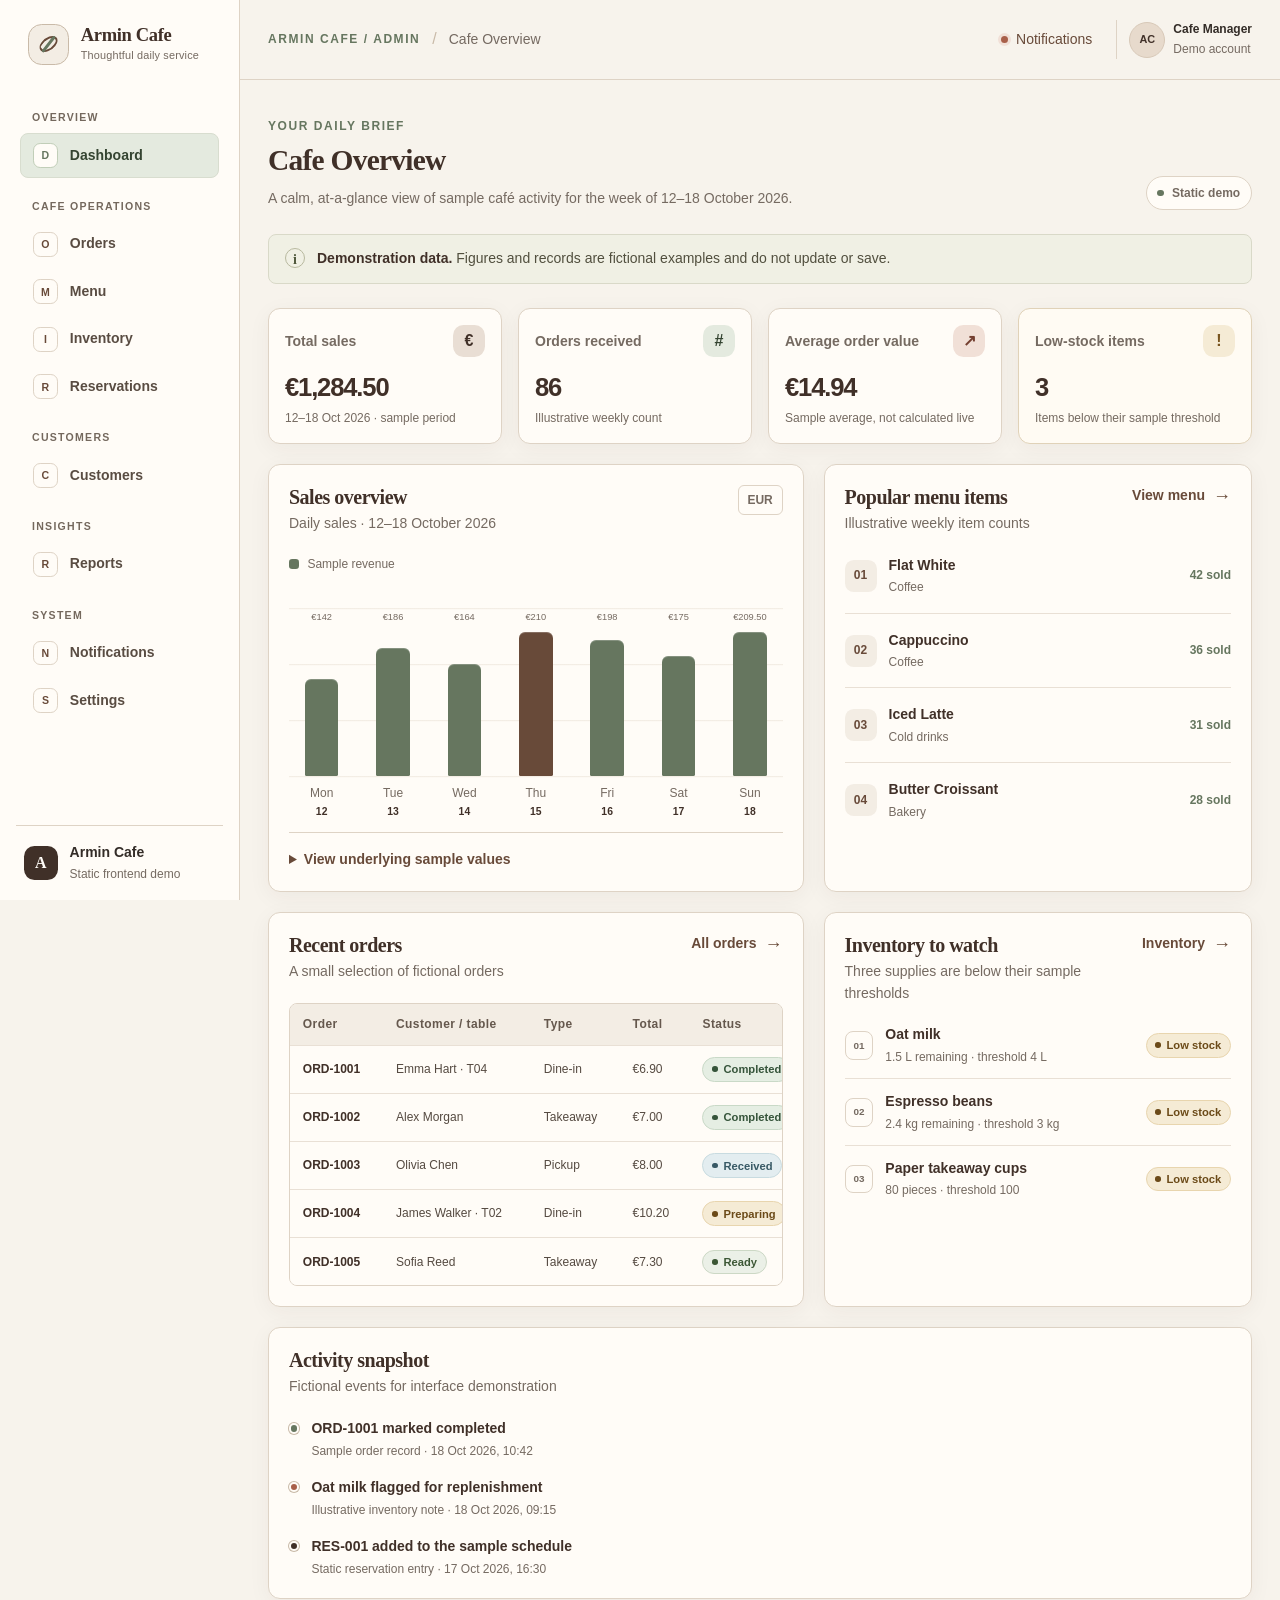
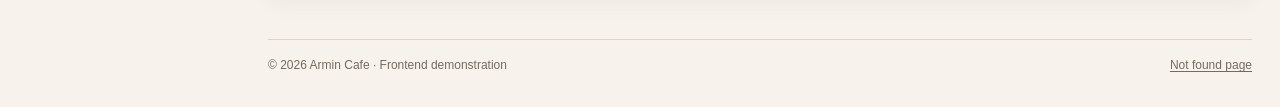
<file: index.html>
<!doctype html>
<html lang="en">
<head>
  <meta charset="utf-8">
  <meta name="viewport" content="width=device-width, initial-scale=1">
  <meta name="theme-color" content="#F7F3EC">
  <meta name="description" content="A calm, at-a-glance view of sample café activity for the week of 12–18 October 2026.">
  <title>Cafe Overview | Armin Cafe</title>
  <link rel="stylesheet" href="css/reset.css">
  <link rel="stylesheet" href="css/variables.css">
  <link rel="stylesheet" href="css/base.css">
  <link rel="stylesheet" href="css/layout.css">
  <link rel="stylesheet" href="css/components.css">
  <link rel="stylesheet" href="css/pages.css">
  <link rel="stylesheet" href="css/responsive.css">
</head>
<body>
  <a class="skip-link" href="#main-content">Skip to main content</a>
  <div class="app-layout">
    <aside class="sidebar" aria-label="Application sidebar">
      <a class="brand" href="index.html" aria-label="Armin Cafe dashboard">
      <span class="brand__mark" aria-hidden="true"><span></span><span></span></span>
      <span class="brand__wordmark"><strong>Armin Cafe</strong><small>Thoughtful daily service</small></span>
    </a>
      <nav class="sidebar__nav" aria-label="Main navigation"><p class="nav-group-label">OVERVIEW</p>
<ul class="nav-list">
<li><a class="sidebar__link sidebar__link--active" href="index.html" aria-current="page"><span class="nav-mark" aria-hidden="true">D</span><span>Dashboard</span></a></li>
</ul>
<p class="nav-group-label">CAFE OPERATIONS</p>
<ul class="nav-list">
<li><a class="sidebar__link" href="pages/orders.html"><span class="nav-mark" aria-hidden="true">O</span><span>Orders</span></a></li>
<li><a class="sidebar__link" href="pages/menu.html"><span class="nav-mark" aria-hidden="true">M</span><span>Menu</span></a></li>
<li><a class="sidebar__link" href="pages/inventory.html"><span class="nav-mark" aria-hidden="true">I</span><span>Inventory</span></a></li>
<li><a class="sidebar__link" href="pages/reservations.html"><span class="nav-mark" aria-hidden="true">R</span><span>Reservations</span></a></li>
</ul>
<p class="nav-group-label">CUSTOMERS</p>
<ul class="nav-list">
<li><a class="sidebar__link" href="pages/customers.html"><span class="nav-mark" aria-hidden="true">C</span><span>Customers</span></a></li>
</ul>
<p class="nav-group-label">INSIGHTS</p>
<ul class="nav-list">
<li><a class="sidebar__link" href="pages/reports.html"><span class="nav-mark" aria-hidden="true">R</span><span>Reports</span></a></li>
</ul>
<p class="nav-group-label">SYSTEM</p>
<ul class="nav-list">
<li><a class="sidebar__link" href="pages/notifications.html"><span class="nav-mark" aria-hidden="true">N</span><span>Notifications</span></a></li>
<li><a class="sidebar__link" href="pages/settings.html"><span class="nav-mark" aria-hidden="true">S</span><span>Settings</span></a></li>
</ul></nav>
      <div class="sidebar__footer"><span class="sidebar__footer-mark" aria-hidden="true">A</span><div><strong>Armin Cafe</strong><small>Static frontend demo</small></div></div>
    </aside>
    <div class="app-shell">
      <header class="topbar">
      <div class="topbar__context"><span class="eyebrow">ARMIN CAFE / ADMIN</span><span class="topbar__divider" aria-hidden="true">/</span><span class="topbar__page">Cafe Overview</span></div>
      <div class="topbar__tools">
        <a class="topbar__notification" href="pages/notifications.html" aria-label="View notifications"><span class="notification-dot" aria-hidden="true"></span><span>Notifications</span></a>
        <div class="profile-chip"><span class="profile-avatar" aria-hidden="true">AC</span><span class="profile-copy"><strong>Cafe Manager</strong><small>Demo account</small></span></div>
      </div>
      <details class="mobile-nav">
        <summary><span class="mobile-nav__icon" aria-hidden="true"><span></span><span></span><span></span></span><span>Navigation</span></summary>
        <nav aria-label="Mobile navigation"><p class="nav-group-label">OVERVIEW</p>
<ul class="nav-list">
<li><a class="sidebar__link sidebar__link--active" href="index.html" aria-current="page"><span class="nav-mark" aria-hidden="true">D</span><span>Dashboard</span></a></li>
</ul>
<p class="nav-group-label">CAFE OPERATIONS</p>
<ul class="nav-list">
<li><a class="sidebar__link" href="pages/orders.html"><span class="nav-mark" aria-hidden="true">O</span><span>Orders</span></a></li>
<li><a class="sidebar__link" href="pages/menu.html"><span class="nav-mark" aria-hidden="true">M</span><span>Menu</span></a></li>
<li><a class="sidebar__link" href="pages/inventory.html"><span class="nav-mark" aria-hidden="true">I</span><span>Inventory</span></a></li>
<li><a class="sidebar__link" href="pages/reservations.html"><span class="nav-mark" aria-hidden="true">R</span><span>Reservations</span></a></li>
</ul>
<p class="nav-group-label">CUSTOMERS</p>
<ul class="nav-list">
<li><a class="sidebar__link" href="pages/customers.html"><span class="nav-mark" aria-hidden="true">C</span><span>Customers</span></a></li>
</ul>
<p class="nav-group-label">INSIGHTS</p>
<ul class="nav-list">
<li><a class="sidebar__link" href="pages/reports.html"><span class="nav-mark" aria-hidden="true">R</span><span>Reports</span></a></li>
</ul>
<p class="nav-group-label">SYSTEM</p>
<ul class="nav-list">
<li><a class="sidebar__link" href="pages/notifications.html"><span class="nav-mark" aria-hidden="true">N</span><span>Notifications</span></a></li>
<li><a class="sidebar__link" href="pages/settings.html"><span class="nav-mark" aria-hidden="true">S</span><span>Settings</span></a></li>
</ul></nav>
      </details>
    </header>
      <main id="main-content" class="main-content">
        <div class="page-heading">
          <div><p class="eyebrow">YOUR DAILY BRIEF</p><h1>Cafe Overview</h1><p class="page-heading__description">A calm, at-a-glance view of sample café activity for the week of 12–18 October 2026.</p></div>
          <span class="demo-pill"><span aria-hidden="true"></span> Static demo</span>
        </div>
        <div class="demo-notice" role="note"><span class="demo-notice__mark" aria-hidden="true">i</span><p><strong>Demonstration data.</strong> Figures and records are fictional examples and do not update or save.</p></div>
        <section class="kpi-grid" aria-label="Key performance indicators">
  <article class="stat-card"><div class="stat-card__top"><span class="stat-card__label">Total sales</span><span class="stat-card__icon stat-card__icon--espresso" aria-hidden="true">€</span></div><p class="stat-card__value">€1,284.50</p><p class="stat-card__note">12–18 Oct 2026 · sample period</p></article>
  <article class="stat-card"><div class="stat-card__top"><span class="stat-card__label">Orders received</span><span class="stat-card__icon stat-card__icon--sage" aria-hidden="true">#</span></div><p class="stat-card__value">86</p><p class="stat-card__note">Illustrative weekly count</p></article>
  <article class="stat-card"><div class="stat-card__top"><span class="stat-card__label">Average order value</span><span class="stat-card__icon stat-card__icon--terracotta" aria-hidden="true">↗</span></div><p class="stat-card__value">€14.94</p><p class="stat-card__note">Sample average, not calculated live</p></article>
  <article class="stat-card stat-card--attention"><div class="stat-card__top"><span class="stat-card__label">Low-stock items</span><span class="stat-card__icon stat-card__icon--sand" aria-hidden="true">!</span></div><p class="stat-card__value">3</p><p class="stat-card__note">Items below their sample threshold</p></article>
</section>
<div class="dashboard-grid">
  <section class="section-card chart-card"><div class="section-card__header"><div><h2>Sales overview</h2><p>Daily sales · 12–18 October 2026</p></div><span class="period-label">EUR</span></div>
    <div class="chart-legend"><span class="legend-swatch" aria-hidden="true"></span><span>Sample revenue</span></div>
    <div class="bar-chart" role="img" aria-label="Bar chart of sample daily sales from 12 to 18 October 2026, ranging from 142 to 210 euros. Exact values are listed in the table below.">
      <div class="bar-chart__item"><span class="bar-chart__value">€142</span><div class="bar-chart__track"><span class="bar-chart__bar bar-chart__bar--1"></span></div><span class="bar-chart__label">Mon<span>12</span></span></div>
      <div class="bar-chart__item"><span class="bar-chart__value">€186</span><div class="bar-chart__track"><span class="bar-chart__bar bar-chart__bar--2"></span></div><span class="bar-chart__label">Tue<span>13</span></span></div>
      <div class="bar-chart__item"><span class="bar-chart__value">€164</span><div class="bar-chart__track"><span class="bar-chart__bar bar-chart__bar--3"></span></div><span class="bar-chart__label">Wed<span>14</span></span></div>
      <div class="bar-chart__item"><span class="bar-chart__value">€210</span><div class="bar-chart__track"><span class="bar-chart__bar bar-chart__bar--4"></span></div><span class="bar-chart__label">Thu<span>15</span></span></div>
      <div class="bar-chart__item"><span class="bar-chart__value">€198</span><div class="bar-chart__track"><span class="bar-chart__bar bar-chart__bar--5"></span></div><span class="bar-chart__label">Fri<span>16</span></span></div>
      <div class="bar-chart__item"><span class="bar-chart__value">€175</span><div class="bar-chart__track"><span class="bar-chart__bar bar-chart__bar--6"></span></div><span class="bar-chart__label">Sat<span>17</span></span></div>
      <div class="bar-chart__item"><span class="bar-chart__value">€209.50</span><div class="bar-chart__track"><span class="bar-chart__bar bar-chart__bar--7"></span></div><span class="bar-chart__label">Sun<span>18</span></span></div>
    </div>
    <details class="chart-data"><summary>View underlying sample values</summary>
      <div class="chart-data__table"><div class="table-scroll" tabindex="0" role="region" aria-label="Scrollable table: Daily sample sales and order counts">
<table class="data-table data-table--compact"><caption class="visually-hidden">Daily sample sales and order counts</caption><thead><tr><th scope="col">Date</th><th scope="col">Sales</th><th scope="col">Orders</th></tr></thead><tbody><tr><th scope="row">12 Oct 2026</th><td>€142.00</td><td>10</td></tr><tr><th scope="row">13 Oct 2026</th><td>€186.00</td><td>12</td></tr><tr><th scope="row">14 Oct 2026</th><td>€164.00</td><td>11</td></tr><tr><th scope="row">15 Oct 2026</th><td>€210.00</td><td>15</td></tr><tr><th scope="row">16 Oct 2026</th><td>€198.00</td><td>14</td></tr><tr><th scope="row">17 Oct 2026</th><td>€175.00</td><td>11</td></tr><tr><th scope="row">18 Oct 2026</th><td>€209.50</td><td>13</td></tr></tbody></table></div></div></details>
  </section>
  <section class="section-card popular-card"><div class="section-card__header"><div><h2>Popular menu items</h2><p>Illustrative weekly item counts</p></div><a class="text-link" href="pages/menu.html">View menu <span aria-hidden="true">→</span></a></div>
    <ol class="popular-list"><li><span class="popular-list__rank">01</span><span class="popular-list__name"><strong>Flat White</strong><small>Coffee</small></span><span class="popular-list__count">42 sold</span></li><li><span class="popular-list__rank">02</span><span class="popular-list__name"><strong>Cappuccino</strong><small>Coffee</small></span><span class="popular-list__count">36 sold</span></li><li><span class="popular-list__rank">03</span><span class="popular-list__name"><strong>Iced Latte</strong><small>Cold drinks</small></span><span class="popular-list__count">31 sold</span></li><li><span class="popular-list__rank">04</span><span class="popular-list__name"><strong>Butter Croissant</strong><small>Bakery</small></span><span class="popular-list__count">28 sold</span></li></ol>
  </section>
</div>
<div class="dashboard-grid dashboard-grid--lower">
  <section class="section-card"><div class="section-card__header"><div><h2>Recent orders</h2><p>A small selection of fictional orders</p></div><a class="text-link" href="pages/orders.html">All orders <span aria-hidden="true">→</span></a></div><div class="table-scroll" tabindex="0" role="region" aria-label="Scrollable table: Recent fictional café orders">
<table class="data-table data-table--compact"><caption class="visually-hidden">Recent fictional café orders</caption><thead><tr><th scope="col">Order</th><th scope="col">Customer / table</th><th scope="col">Type</th><th scope="col">Total</th><th scope="col">Status</th></tr></thead><tbody><tr><th scope="row">ORD-1001</th><td>Emma Hart · T04</td><td>Dine-in</td><td>€6.90</td><td><span class="status-badge status-badge--success"><span class="status-badge__dot" aria-hidden="true"></span>Completed</span></td></tr><tr><th scope="row">ORD-1002</th><td>Alex Morgan</td><td>Takeaway</td><td>€7.00</td><td><span class="status-badge status-badge--success"><span class="status-badge__dot" aria-hidden="true"></span>Completed</span></td></tr><tr><th scope="row">ORD-1003</th><td>Olivia Chen</td><td>Pickup</td><td>€8.00</td><td><span class="status-badge status-badge--info"><span class="status-badge__dot" aria-hidden="true"></span>Received</span></td></tr><tr><th scope="row">ORD-1004</th><td>James Walker · T02</td><td>Dine-in</td><td>€10.20</td><td><span class="status-badge status-badge--warning"><span class="status-badge__dot" aria-hidden="true"></span>Preparing</span></td></tr><tr><th scope="row">ORD-1005</th><td>Sofia Reed</td><td>Takeaway</td><td>€7.30</td><td><span class="status-badge status-badge--sage"><span class="status-badge__dot" aria-hidden="true"></span>Ready</span></td></tr></tbody></table></div></section>
  <section class="section-card"><div class="section-card__header"><div><h2>Inventory to watch</h2><p>Three supplies are below their sample thresholds</p></div><a class="text-link" href="pages/inventory.html">Inventory <span aria-hidden="true">→</span></a></div><ul class="stock-list"><li><span class="stock-list__symbol" aria-hidden="true">01</span><span class="stock-list__copy"><strong>Oat milk</strong><small>1.5 L remaining · threshold 4 L</small></span><span class="status-badge status-badge--warning"><span class="status-badge__dot" aria-hidden="true"></span>Low stock</span></li><li><span class="stock-list__symbol" aria-hidden="true">02</span><span class="stock-list__copy"><strong>Espresso beans</strong><small>2.4 kg remaining · threshold 3 kg</small></span><span class="status-badge status-badge--warning"><span class="status-badge__dot" aria-hidden="true"></span>Low stock</span></li><li><span class="stock-list__symbol" aria-hidden="true">03</span><span class="stock-list__copy"><strong>Paper takeaway cups</strong><small>80 pieces · threshold 100</small></span><span class="status-badge status-badge--warning"><span class="status-badge__dot" aria-hidden="true"></span>Low stock</span></li></ul></section>
</div>
<section class="section-card activity-card"><div class="section-card__header"><div><h2>Activity snapshot</h2><p>Fictional events for interface demonstration</p></div></div><ol class="activity-list"><li><span class="activity-list__marker activity-list__marker--sage" aria-hidden="true"></span><div><p><strong>ORD-1001 marked completed</strong><span>Sample order record · 18 Oct 2026, 10:42</span></p></div></li><li><span class="activity-list__marker activity-list__marker--terracotta" aria-hidden="true"></span><div><p><strong>Oat milk flagged for replenishment</strong><span>Illustrative inventory note · 18 Oct 2026, 09:15</span></p></div></li><li><span class="activity-list__marker activity-list__marker--espresso" aria-hidden="true"></span><div><p><strong>RES-001 added to the sample schedule</strong><span>Static reservation entry · 17 Oct 2026, 16:30</span></p></div></li></ol></section>
        <footer class="page-footer"><span>© 2026 Armin Cafe · Frontend demonstration</span><a href="pages/404.html">Not found page</a></footer>
      </main>
    </div>
  </div>
</body>
</html>
</file>
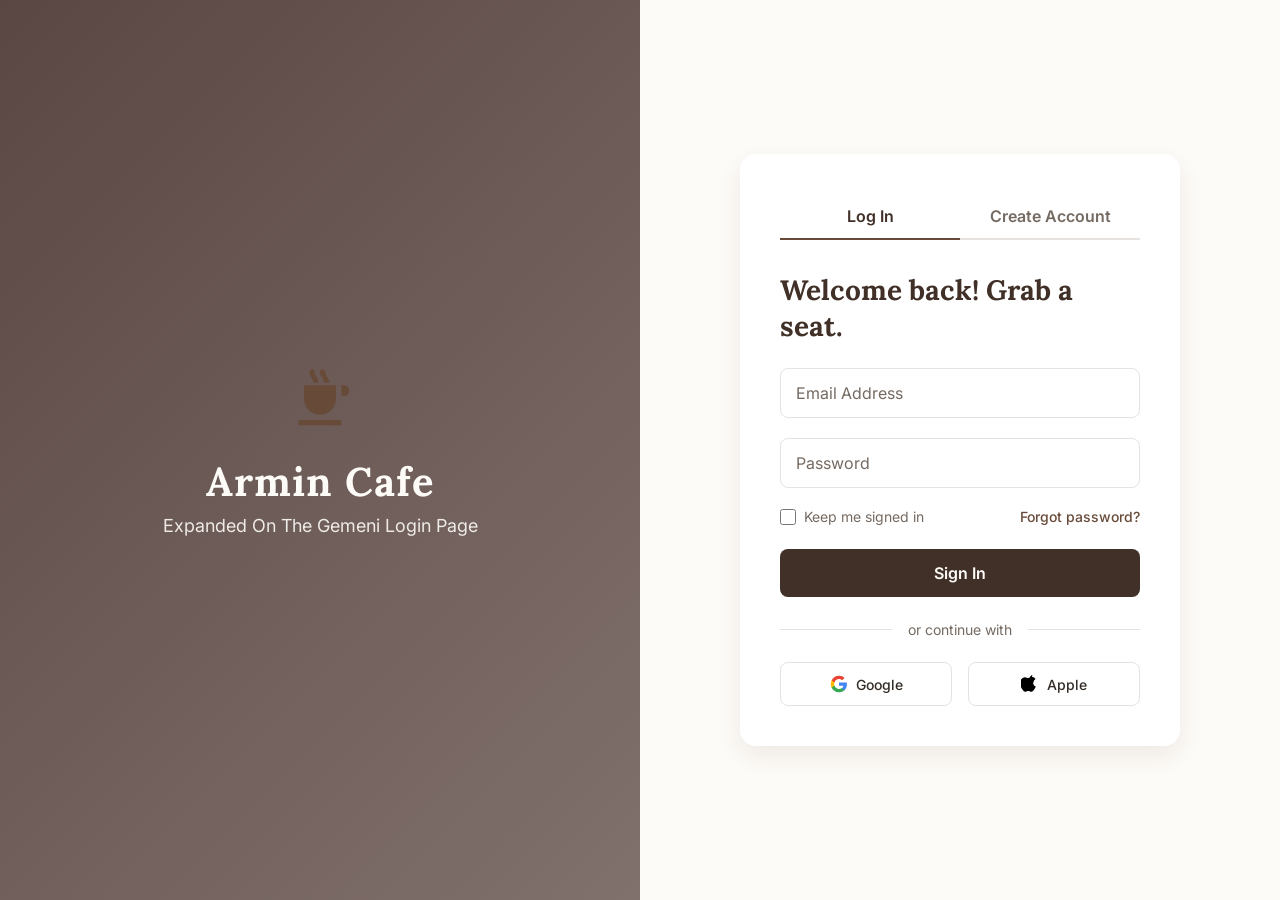
<file: login.html>
<!DOCTYPE html>
<html lang="en">

<head>
    <meta charset="UTF-8" />
    <meta name="viewport" content="width=device-width, initial-scale=1.0" />
    <title>Armin Cafe – Login &amp; Sign Up</title>

    <!-- Google Fonts -->
    <link rel="preconnect" href="https://fonts.googleapis.com" />
    <link rel="preconnect" href="https://fonts.gstatic.com" crossorigin />
    <link rel="stylesheet" href="css/style.css">
    <link
        href="https://fonts.googleapis.com/css2?family=Inter:wght@400;500;600&family=Lora:ital,wght@0,500;0,600;1,400&display=swap"
        rel="stylesheet" />

<body>

    <!-- ==================== MAIN LAYOUT ==================== -->
    <main class="split-layout">

        <!-- Left Brand Panel -->
        <section class="brand-panel">
            <div class="brand-overlay"></div>
            <div class="brand-content">
                <!-- Coffee Steam Icon -->
                <svg viewBox="0 0 24 24" xmlns="http://www.w3.org/2000/svg">
                    <path
                        d="M18 8H6V13C6 16.31 8.69 19 12 19C15.31 19 18 16.31 18 13V8ZM20 8H21C22.1 8 23 8.9 23 10C23 11.1 22.1 12 21 12H20V8ZM4 21H20V23H4V21ZM9 2C8.45 2 8 2.45 8 3C8 4.66 9.5 5.5 9.5 7H11.5C11.5 5.34 10 4.5 10 3C10 2.45 9.55 2 9 2ZM13 2C12.45 2 12 2.45 12 3C12 4.66 13.5 5.5 13.5 7H15.5C15.5 5.34 14 4.5 14 3C14 2.45 13.55 2 13 2Z" />
                </svg>
                <h1>Armin Cafe</h1>
                <p>Expanded On The Gemeni Login Page</p>
            </div>
        </section>

        <!-- Right Form Panel -->
        <section class="form-panel">
            <div class="form-card">

                <!-- Tab Navigation -->
                <nav class="tab-switcher" aria-label="Authentication Modes">
                    <button class="tab-btn active" id="tab-login" onclick="toggleView('login')"
                        aria-controls="view-login" aria-selected="true">Log In</button>
                    <button class="tab-btn" id="tab-signup" onclick="toggleView('signup')" aria-controls="view-signup"
                        aria-selected="false">Create Account</button>
                </nav>

                <!-- Login View -->
                <div id="view-login" class="form-view active">
                    <h2 class="form-header">Welcome back! Grab a seat.</h2>
                    <form action="#" method="POST" novalidate>
                        <fieldset style="border: none; padding: 0;">

                            <div class="input-group">
                                <input type="email" id="login-email" name="login-email" placeholder=" " required
                                    autocomplete="email" />
                                <label for="login-email">Email Address</label>
                            </div>

                            <div class="input-group">
                                <input type="password" id="login-password" name="login-password" placeholder=" "
                                    required autocomplete="current-password" />
                                <label for="login-password">Password</label>
                            </div>

                            <div class="form-options">
                                <label class="checkbox-group">
                                    <input type="checkbox" name="remember-me" id="remember-me" />
                                    Keep me signed in
                                </label>
                                <a href="#forgot">Forgot password?</a>
                            </div>

                            <button type="button" class="btn-primary" onclick="window.location.href='index.html'">
                                Sign In
                            </button>
                        </fieldset>
                    </form>

                    <div class="divider">or continue with</div>

                    <div class="social-auth">
                        <button class="btn-social" type="button" aria-label="Sign in with Google">
                            <svg viewBox="0 0 24 24" xmlns="http://www.w3.org/2000/svg">
                                <path
                                    d="M22.56 12.25c0-.78-.07-1.53-.2-2.25H12v4.26h5.92c-.26 1.37-1.04 2.53-2.21 3.31v2.77h3.57c2.08-1.92 3.28-4.74 3.28-8.09z"
                                    fill="#4285F4" />
                                <path
                                    d="M12 23c2.97 0 5.46-.98 7.28-2.66l-3.57-2.77c-.98.66-2.23 1.06-3.71 1.06-2.86 0-5.29-1.93-6.16-4.53H2.18v2.84C3.99 20.53 7.7 23 12 23z"
                                    fill="#34A853" />
                                <path
                                    d="M5.84 14.09c-.22-.66-.35-1.36-.35-2.09s.13-1.43.35-2.09V7.07H2.18C1.43 8.55 1 10.22 1 12s.43 3.45 1.18 4.93l2.85-2.22.81-.62z"
                                    fill="#FBBC05" />
                                <path
                                    d="M12 5.38c1.62 0 3.06.56 4.21 1.64l3.15-3.15C17.45 2.09 14.97 1 12 1 7.7 1 3.99 3.47 2.18 7.07l3.66 2.84c.87-2.6 3.3-4.53 6.16-4.53z"
                                    fill="#EA4335" />
                            </svg>
                            Google
                        </button>
                        <button class="btn-social" type="button" aria-label="Sign in with Apple">
                            <svg viewBox="0 0 24 24" fill="#000000" xmlns="http://www.w3.org/2000/svg">
                                <path
                                    d="M16.636 10.435c-.035-3.322 2.716-4.93 2.84-5.006-1.543-2.257-3.935-2.56-4.786-2.6-2.036-.206-3.978 1.197-5.01 1.197-1.033 0-2.645-1.163-4.32-1.13-2.188.033-4.205 1.272-5.33 3.23-2.27 3.934-.58 9.752 1.626 12.935 1.08 1.556 2.36 3.29 4.027 3.23 1.602-.066 2.215-1.04 4.14-1.04 1.916 0 2.476 1.04 4.147 1.007 1.705-.034 2.81-1.59 3.88-3.153 1.24-1.815 1.75-3.572 1.776-3.664-.04-.016-3.444-1.322-3.486-5.006zm-2.89-6.495c.89-1.077 1.488-2.576 1.324-4.07-.128.05-1.745.86-2.673 1.98-.824.996-1.53 2.52-1.334 3.985.163.1.18.118 1.734-.847z" />
                            </svg>
                            Apple
                        </button>
                    </div>
                </div>

                <!-- Sign Up View -->
                <div id="view-signup" class="form-view">
                    <h2 class="form-header">Join Armin Cafe :)</h2>
                    <form action="#" method="POST" novalidate>
                        <fieldset style="border: none; padding: 0;">

                            <div class="input-group">
                                <input type="text" id="signup-name" name="signup-name" placeholder=" " required
                                    autocomplete="name" />
                                <label for="signup-name">Full Name</label>
                            </div>

                            <div class="input-group">
                                <input type="email" id="signup-email" name="signup-email" placeholder=" " required
                                    autocomplete="email" />
                                <label for="signup-email">Email Address</label>
                            </div>

                            <div class="input-group">
                                <input type="password" id="signup-password" name="signup-password" placeholder=" "
                                    required autocomplete="new-password" />
                                <label for="signup-password">Password</label>
                            </div>

                            <div class="form-options">
                                <label class="checkbox-group" style="margin-bottom: 0;">
                                    <input type="checkbox" name="terms" id="terms" required />
                                    <span>I agree to the <a href="#terms">Rewards Program Terms</a></span>
                                </label>
                            </div>

                            <button type="submit" class="btn-primary" style="margin-top: 1.5rem;">Create
                                Account</button>
                        </fieldset>
                    </form>
                </div>

            </div>
        </section>
    </main>

    <!-- ==================== JAVASCRIPT ==================== -->
    <script>
        function toggleView(viewName) {
            // Update tab buttons
            const loginTab = document.getElementById('tab-login');
            const signupTab = document.getElementById('tab-signup');

            // Remove active state from both tabs
            loginTab.classList.remove('active');
            signupTab.classList.remove('active');
            loginTab.setAttribute('aria-selected', 'false');
            signupTab.setAttribute('aria-selected', 'false');

            // Set active on the clicked tab
            const activeTab = document.getElementById(`tab-${viewName}`);
            activeTab.classList.add('active');
            activeTab.setAttribute('aria-selected', 'true');

            // Update form views
            const loginView = document.getElementById('view-login');
            const signupView = document.getElementById('view-signup');

            loginView.classList.remove('active');
            signupView.classList.remove('active');

            const activeView = document.getElementById(`view-${viewName}`);
            activeView.classList.add('active');
        }
    </script>

</body>

</html>
</file>
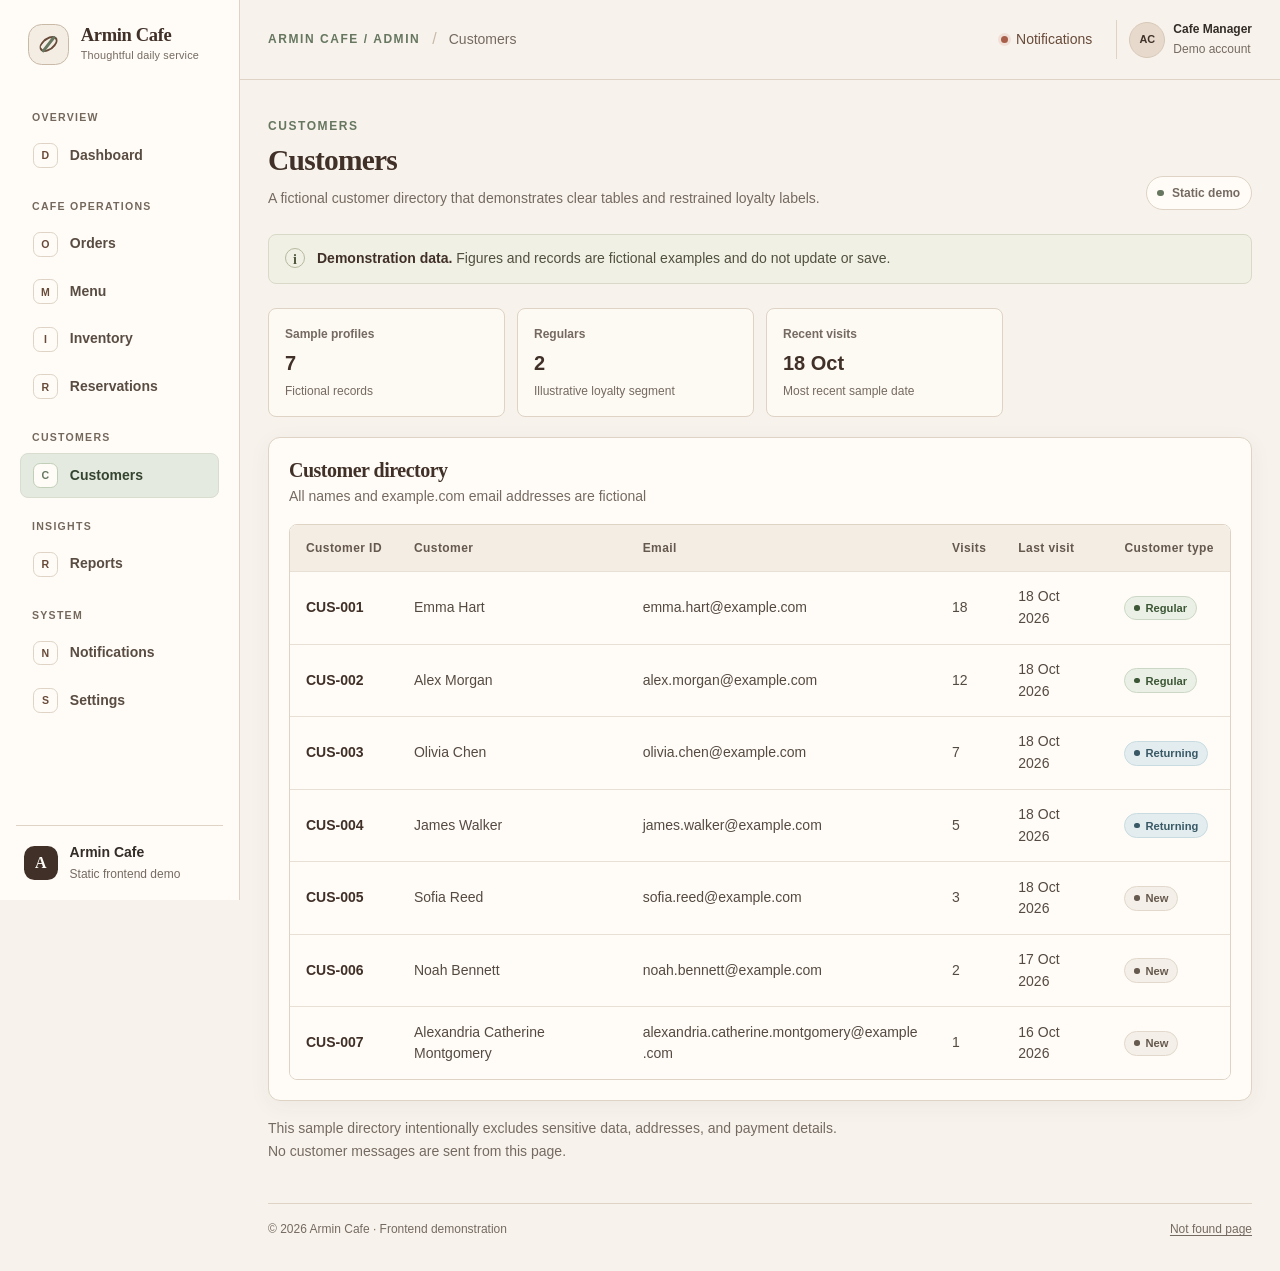
<file: pages/customers.html>
<!doctype html>
<html lang="en">
<head>
  <meta charset="utf-8">
  <meta name="viewport" content="width=device-width, initial-scale=1">
  <meta name="theme-color" content="#F7F3EC">
  <meta name="description" content="A fictional customer directory that demonstrates clear tables and restrained loyalty labels.">
  <title>Customers | Armin Cafe</title>
  <link rel="stylesheet" href="../css/reset.css">
  <link rel="stylesheet" href="../css/variables.css">
  <link rel="stylesheet" href="../css/base.css">
  <link rel="stylesheet" href="../css/layout.css">
  <link rel="stylesheet" href="../css/components.css">
  <link rel="stylesheet" href="../css/pages.css">
  <link rel="stylesheet" href="../css/responsive.css">
</head>
<body>
  <a class="skip-link" href="#main-content">Skip to main content</a>
  <div class="app-layout">
    <aside class="sidebar" aria-label="Application sidebar">
      <a class="brand" href="../index.html" aria-label="Armin Cafe dashboard">
      <span class="brand__mark" aria-hidden="true"><span></span><span></span></span>
      <span class="brand__wordmark"><strong>Armin Cafe</strong><small>Thoughtful daily service</small></span>
    </a>
      <nav class="sidebar__nav" aria-label="Main navigation"><p class="nav-group-label">OVERVIEW</p>
<ul class="nav-list">
<li><a class="sidebar__link" href="../index.html"><span class="nav-mark" aria-hidden="true">D</span><span>Dashboard</span></a></li>
</ul>
<p class="nav-group-label">CAFE OPERATIONS</p>
<ul class="nav-list">
<li><a class="sidebar__link" href="orders.html"><span class="nav-mark" aria-hidden="true">O</span><span>Orders</span></a></li>
<li><a class="sidebar__link" href="menu.html"><span class="nav-mark" aria-hidden="true">M</span><span>Menu</span></a></li>
<li><a class="sidebar__link" href="inventory.html"><span class="nav-mark" aria-hidden="true">I</span><span>Inventory</span></a></li>
<li><a class="sidebar__link" href="reservations.html"><span class="nav-mark" aria-hidden="true">R</span><span>Reservations</span></a></li>
</ul>
<p class="nav-group-label">CUSTOMERS</p>
<ul class="nav-list">
<li><a class="sidebar__link sidebar__link--active" href="customers.html" aria-current="page"><span class="nav-mark" aria-hidden="true">C</span><span>Customers</span></a></li>
</ul>
<p class="nav-group-label">INSIGHTS</p>
<ul class="nav-list">
<li><a class="sidebar__link" href="reports.html"><span class="nav-mark" aria-hidden="true">R</span><span>Reports</span></a></li>
</ul>
<p class="nav-group-label">SYSTEM</p>
<ul class="nav-list">
<li><a class="sidebar__link" href="notifications.html"><span class="nav-mark" aria-hidden="true">N</span><span>Notifications</span></a></li>
<li><a class="sidebar__link" href="settings.html"><span class="nav-mark" aria-hidden="true">S</span><span>Settings</span></a></li>
</ul></nav>
      <div class="sidebar__footer"><span class="sidebar__footer-mark" aria-hidden="true">A</span><div><strong>Armin Cafe</strong><small>Static frontend demo</small></div></div>
    </aside>
    <div class="app-shell">
      <header class="topbar">
      <div class="topbar__context"><span class="eyebrow">ARMIN CAFE / ADMIN</span><span class="topbar__divider" aria-hidden="true">/</span><span class="topbar__page">Customers</span></div>
      <div class="topbar__tools">
        <a class="topbar__notification" href="notifications.html" aria-label="View notifications"><span class="notification-dot" aria-hidden="true"></span><span>Notifications</span></a>
        <div class="profile-chip"><span class="profile-avatar" aria-hidden="true">AC</span><span class="profile-copy"><strong>Cafe Manager</strong><small>Demo account</small></span></div>
      </div>
      <details class="mobile-nav">
        <summary><span class="mobile-nav__icon" aria-hidden="true"><span></span><span></span><span></span></span><span>Navigation</span></summary>
        <nav aria-label="Mobile navigation"><p class="nav-group-label">OVERVIEW</p>
<ul class="nav-list">
<li><a class="sidebar__link" href="../index.html"><span class="nav-mark" aria-hidden="true">D</span><span>Dashboard</span></a></li>
</ul>
<p class="nav-group-label">CAFE OPERATIONS</p>
<ul class="nav-list">
<li><a class="sidebar__link" href="orders.html"><span class="nav-mark" aria-hidden="true">O</span><span>Orders</span></a></li>
<li><a class="sidebar__link" href="menu.html"><span class="nav-mark" aria-hidden="true">M</span><span>Menu</span></a></li>
<li><a class="sidebar__link" href="inventory.html"><span class="nav-mark" aria-hidden="true">I</span><span>Inventory</span></a></li>
<li><a class="sidebar__link" href="reservations.html"><span class="nav-mark" aria-hidden="true">R</span><span>Reservations</span></a></li>
</ul>
<p class="nav-group-label">CUSTOMERS</p>
<ul class="nav-list">
<li><a class="sidebar__link sidebar__link--active" href="customers.html" aria-current="page"><span class="nav-mark" aria-hidden="true">C</span><span>Customers</span></a></li>
</ul>
<p class="nav-group-label">INSIGHTS</p>
<ul class="nav-list">
<li><a class="sidebar__link" href="reports.html"><span class="nav-mark" aria-hidden="true">R</span><span>Reports</span></a></li>
</ul>
<p class="nav-group-label">SYSTEM</p>
<ul class="nav-list">
<li><a class="sidebar__link" href="notifications.html"><span class="nav-mark" aria-hidden="true">N</span><span>Notifications</span></a></li>
<li><a class="sidebar__link" href="settings.html"><span class="nav-mark" aria-hidden="true">S</span><span>Settings</span></a></li>
</ul></nav>
      </details>
    </header>
      <main id="main-content" class="main-content">
        <div class="page-heading">
          <div><p class="eyebrow">CUSTOMERS</p><h1>Customers</h1><p class="page-heading__description">A fictional customer directory that demonstrates clear tables and restrained loyalty labels.</p></div>
          <span class="demo-pill"><span aria-hidden="true"></span> Static demo</span>
        </div>
        <div class="demo-notice" role="note"><span class="demo-notice__mark" aria-hidden="true">i</span><p><strong>Demonstration data.</strong> Figures and records are fictional examples and do not update or save.</p></div>
        <section class="summary-strip" aria-label="Sample customer directory summary"><article><span>Sample profiles</span><strong>7</strong><small>Fictional records</small></article><article><span>Regulars</span><strong>2</strong><small>Illustrative loyalty segment</small></article><article><span>Recent visits</span><strong>18 Oct</strong><small>Most recent sample date</small></article></section><section class="section-card section-card--table"><div class="section-card__header"><div><h2>Customer directory</h2><p>All names and example.com email addresses are fictional</p></div></div><div class="table-scroll" tabindex="0" role="region" aria-label="Scrollable table: Fictional customer directory">
<table class="data-table"><caption class="visually-hidden">Fictional customer directory</caption><thead><tr><th scope="col">Customer ID</th><th scope="col">Customer</th><th scope="col">Email</th><th scope="col">Visits</th><th scope="col">Last visit</th><th scope="col">Customer type</th></tr></thead><tbody><tr><th scope="row">CUS-001</th><td>Emma Hart</td><td>emma.hart@example.com</td><td>18</td><td>18 Oct 2026</td><td><span class="status-badge status-badge--sage"><span class="status-badge__dot" aria-hidden="true"></span>Regular</span></td></tr><tr><th scope="row">CUS-002</th><td>Alex Morgan</td><td>alex.morgan@example.com</td><td>12</td><td>18 Oct 2026</td><td><span class="status-badge status-badge--sage"><span class="status-badge__dot" aria-hidden="true"></span>Regular</span></td></tr><tr><th scope="row">CUS-003</th><td>Olivia Chen</td><td>olivia.chen@example.com</td><td>7</td><td>18 Oct 2026</td><td><span class="status-badge status-badge--info"><span class="status-badge__dot" aria-hidden="true"></span>Returning</span></td></tr><tr><th scope="row">CUS-004</th><td>James Walker</td><td>james.walker@example.com</td><td>5</td><td>18 Oct 2026</td><td><span class="status-badge status-badge--info"><span class="status-badge__dot" aria-hidden="true"></span>Returning</span></td></tr><tr><th scope="row">CUS-005</th><td>Sofia Reed</td><td>sofia.reed@example.com</td><td>3</td><td>18 Oct 2026</td><td><span class="status-badge status-badge--muted"><span class="status-badge__dot" aria-hidden="true"></span>New</span></td></tr><tr><th scope="row">CUS-006</th><td>Noah Bennett</td><td>noah.bennett@example.com</td><td>2</td><td>17 Oct 2026</td><td><span class="status-badge status-badge--muted"><span class="status-badge__dot" aria-hidden="true"></span>New</span></td></tr><tr><th scope="row">CUS-007</th><td>Alexandria Catherine Montgomery</td><td>alexandria.catherine.montgomery@example.com</td><td>1</td><td>16 Oct 2026</td><td><span class="status-badge status-badge--muted"><span class="status-badge__dot" aria-hidden="true"></span>New</span></td></tr></tbody></table></div></section><p class="page-note">This sample directory intentionally excludes sensitive data, addresses, and payment details. No customer messages are sent from this page.</p>
        <footer class="page-footer"><span>© 2026 Armin Cafe · Frontend demonstration</span><a href="404.html">Not found page</a></footer>
      </main>
    </div>
  </div>
</body>
</html>
</file>
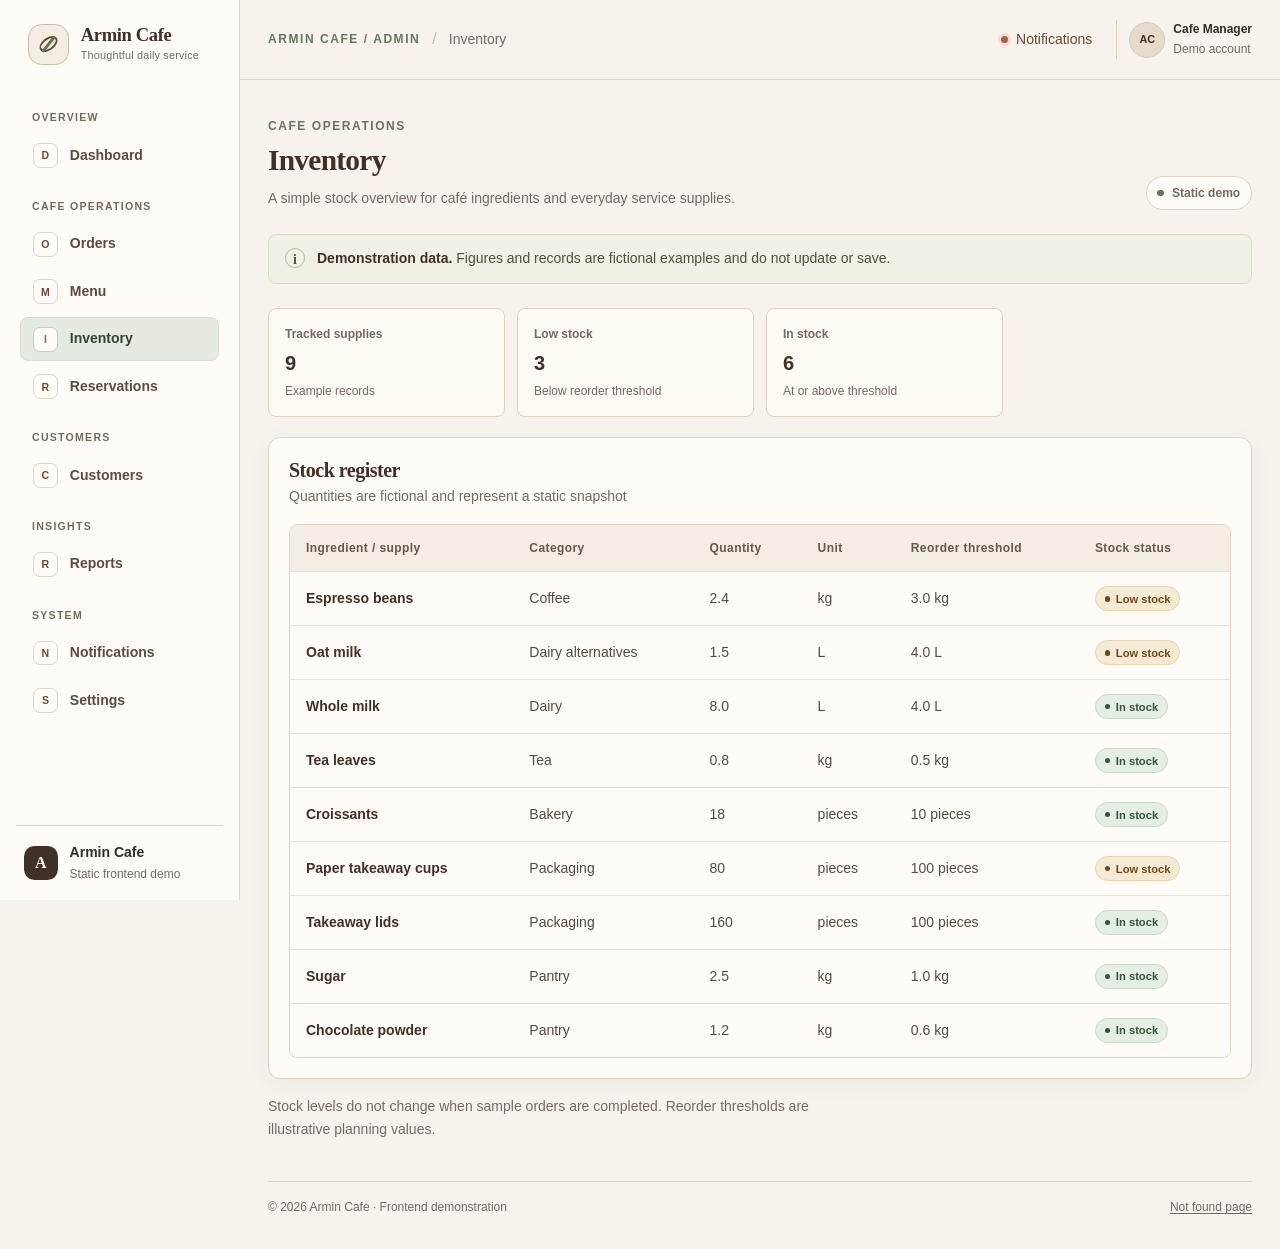
<file: pages/inventory.html>
<!doctype html>
<html lang="en">
<head>
  <meta charset="utf-8">
  <meta name="viewport" content="width=device-width, initial-scale=1">
  <meta name="theme-color" content="#F7F3EC">
  <meta name="description" content="A simple stock overview for café ingredients and everyday service supplies.">
  <title>Inventory | Armin Cafe</title>
  <link rel="stylesheet" href="../css/reset.css">
  <link rel="stylesheet" href="../css/variables.css">
  <link rel="stylesheet" href="../css/base.css">
  <link rel="stylesheet" href="../css/layout.css">
  <link rel="stylesheet" href="../css/components.css">
  <link rel="stylesheet" href="../css/pages.css">
  <link rel="stylesheet" href="../css/responsive.css">
</head>
<body>
  <a class="skip-link" href="#main-content">Skip to main content</a>
  <div class="app-layout">
    <aside class="sidebar" aria-label="Application sidebar">
      <a class="brand" href="../index.html" aria-label="Armin Cafe dashboard">
      <span class="brand__mark" aria-hidden="true"><span></span><span></span></span>
      <span class="brand__wordmark"><strong>Armin Cafe</strong><small>Thoughtful daily service</small></span>
    </a>
      <nav class="sidebar__nav" aria-label="Main navigation"><p class="nav-group-label">OVERVIEW</p>
<ul class="nav-list">
<li><a class="sidebar__link" href="../index.html"><span class="nav-mark" aria-hidden="true">D</span><span>Dashboard</span></a></li>
</ul>
<p class="nav-group-label">CAFE OPERATIONS</p>
<ul class="nav-list">
<li><a class="sidebar__link" href="orders.html"><span class="nav-mark" aria-hidden="true">O</span><span>Orders</span></a></li>
<li><a class="sidebar__link" href="menu.html"><span class="nav-mark" aria-hidden="true">M</span><span>Menu</span></a></li>
<li><a class="sidebar__link sidebar__link--active" href="inventory.html" aria-current="page"><span class="nav-mark" aria-hidden="true">I</span><span>Inventory</span></a></li>
<li><a class="sidebar__link" href="reservations.html"><span class="nav-mark" aria-hidden="true">R</span><span>Reservations</span></a></li>
</ul>
<p class="nav-group-label">CUSTOMERS</p>
<ul class="nav-list">
<li><a class="sidebar__link" href="customers.html"><span class="nav-mark" aria-hidden="true">C</span><span>Customers</span></a></li>
</ul>
<p class="nav-group-label">INSIGHTS</p>
<ul class="nav-list">
<li><a class="sidebar__link" href="reports.html"><span class="nav-mark" aria-hidden="true">R</span><span>Reports</span></a></li>
</ul>
<p class="nav-group-label">SYSTEM</p>
<ul class="nav-list">
<li><a class="sidebar__link" href="notifications.html"><span class="nav-mark" aria-hidden="true">N</span><span>Notifications</span></a></li>
<li><a class="sidebar__link" href="settings.html"><span class="nav-mark" aria-hidden="true">S</span><span>Settings</span></a></li>
</ul></nav>
      <div class="sidebar__footer"><span class="sidebar__footer-mark" aria-hidden="true">A</span><div><strong>Armin Cafe</strong><small>Static frontend demo</small></div></div>
    </aside>
    <div class="app-shell">
      <header class="topbar">
      <div class="topbar__context"><span class="eyebrow">ARMIN CAFE / ADMIN</span><span class="topbar__divider" aria-hidden="true">/</span><span class="topbar__page">Inventory</span></div>
      <div class="topbar__tools">
        <a class="topbar__notification" href="notifications.html" aria-label="View notifications"><span class="notification-dot" aria-hidden="true"></span><span>Notifications</span></a>
        <div class="profile-chip"><span class="profile-avatar" aria-hidden="true">AC</span><span class="profile-copy"><strong>Cafe Manager</strong><small>Demo account</small></span></div>
      </div>
      <details class="mobile-nav">
        <summary><span class="mobile-nav__icon" aria-hidden="true"><span></span><span></span><span></span></span><span>Navigation</span></summary>
        <nav aria-label="Mobile navigation"><p class="nav-group-label">OVERVIEW</p>
<ul class="nav-list">
<li><a class="sidebar__link" href="../index.html"><span class="nav-mark" aria-hidden="true">D</span><span>Dashboard</span></a></li>
</ul>
<p class="nav-group-label">CAFE OPERATIONS</p>
<ul class="nav-list">
<li><a class="sidebar__link" href="orders.html"><span class="nav-mark" aria-hidden="true">O</span><span>Orders</span></a></li>
<li><a class="sidebar__link" href="menu.html"><span class="nav-mark" aria-hidden="true">M</span><span>Menu</span></a></li>
<li><a class="sidebar__link sidebar__link--active" href="inventory.html" aria-current="page"><span class="nav-mark" aria-hidden="true">I</span><span>Inventory</span></a></li>
<li><a class="sidebar__link" href="reservations.html"><span class="nav-mark" aria-hidden="true">R</span><span>Reservations</span></a></li>
</ul>
<p class="nav-group-label">CUSTOMERS</p>
<ul class="nav-list">
<li><a class="sidebar__link" href="customers.html"><span class="nav-mark" aria-hidden="true">C</span><span>Customers</span></a></li>
</ul>
<p class="nav-group-label">INSIGHTS</p>
<ul class="nav-list">
<li><a class="sidebar__link" href="reports.html"><span class="nav-mark" aria-hidden="true">R</span><span>Reports</span></a></li>
</ul>
<p class="nav-group-label">SYSTEM</p>
<ul class="nav-list">
<li><a class="sidebar__link" href="notifications.html"><span class="nav-mark" aria-hidden="true">N</span><span>Notifications</span></a></li>
<li><a class="sidebar__link" href="settings.html"><span class="nav-mark" aria-hidden="true">S</span><span>Settings</span></a></li>
</ul></nav>
      </details>
    </header>
      <main id="main-content" class="main-content">
        <div class="page-heading">
          <div><p class="eyebrow">CAFE OPERATIONS</p><h1>Inventory</h1><p class="page-heading__description">A simple stock overview for café ingredients and everyday service supplies.</p></div>
          <span class="demo-pill"><span aria-hidden="true"></span> Static demo</span>
        </div>
        <div class="demo-notice" role="note"><span class="demo-notice__mark" aria-hidden="true">i</span><p><strong>Demonstration data.</strong> Figures and records are fictional examples and do not update or save.</p></div>
        <section class="summary-strip" aria-label="Sample inventory overview"><article><span>Tracked supplies</span><strong>9</strong><small>Example records</small></article><article><span>Low stock</span><strong>3</strong><small>Below reorder threshold</small></article><article><span>In stock</span><strong>6</strong><small>At or above threshold</small></article></section><section class="section-card section-card--table"><div class="section-card__header"><div><h2>Stock register</h2><p>Quantities are fictional and represent a static snapshot</p></div></div><div class="table-scroll" tabindex="0" role="region" aria-label="Scrollable table: Sample inventory quantities and status">
<table class="data-table"><caption class="visually-hidden">Sample inventory quantities and status</caption><thead><tr><th scope="col">Ingredient / supply</th><th scope="col">Category</th><th scope="col">Quantity</th><th scope="col">Unit</th><th scope="col">Reorder threshold</th><th scope="col">Stock status</th></tr></thead><tbody><tr><th scope="row">Espresso beans</th><td>Coffee</td><td>2.4</td><td>kg</td><td>3.0 kg</td><td><span class="status-badge status-badge--warning"><span class="status-badge__dot" aria-hidden="true"></span>Low stock</span></td></tr><tr><th scope="row">Oat milk</th><td>Dairy alternatives</td><td>1.5</td><td>L</td><td>4.0 L</td><td><span class="status-badge status-badge--warning"><span class="status-badge__dot" aria-hidden="true"></span>Low stock</span></td></tr><tr><th scope="row">Whole milk</th><td>Dairy</td><td>8.0</td><td>L</td><td>4.0 L</td><td><span class="status-badge status-badge--success"><span class="status-badge__dot" aria-hidden="true"></span>In stock</span></td></tr><tr><th scope="row">Tea leaves</th><td>Tea</td><td>0.8</td><td>kg</td><td>0.5 kg</td><td><span class="status-badge status-badge--success"><span class="status-badge__dot" aria-hidden="true"></span>In stock</span></td></tr><tr><th scope="row">Croissants</th><td>Bakery</td><td>18</td><td>pieces</td><td>10 pieces</td><td><span class="status-badge status-badge--success"><span class="status-badge__dot" aria-hidden="true"></span>In stock</span></td></tr><tr><th scope="row">Paper takeaway cups</th><td>Packaging</td><td>80</td><td>pieces</td><td>100 pieces</td><td><span class="status-badge status-badge--warning"><span class="status-badge__dot" aria-hidden="true"></span>Low stock</span></td></tr><tr><th scope="row">Takeaway lids</th><td>Packaging</td><td>160</td><td>pieces</td><td>100 pieces</td><td><span class="status-badge status-badge--success"><span class="status-badge__dot" aria-hidden="true"></span>In stock</span></td></tr><tr><th scope="row">Sugar</th><td>Pantry</td><td>2.5</td><td>kg</td><td>1.0 kg</td><td><span class="status-badge status-badge--success"><span class="status-badge__dot" aria-hidden="true"></span>In stock</span></td></tr><tr><th scope="row">Chocolate powder</th><td>Pantry</td><td>1.2</td><td>kg</td><td>0.6 kg</td><td><span class="status-badge status-badge--success"><span class="status-badge__dot" aria-hidden="true"></span>In stock</span></td></tr></tbody></table></div></section><p class="page-note">Stock levels do not change when sample orders are completed. Reorder thresholds are illustrative planning values.</p>
        <footer class="page-footer"><span>© 2026 Armin Cafe · Frontend demonstration</span><a href="404.html">Not found page</a></footer>
      </main>
    </div>
  </div>
</body>
</html>
</file>
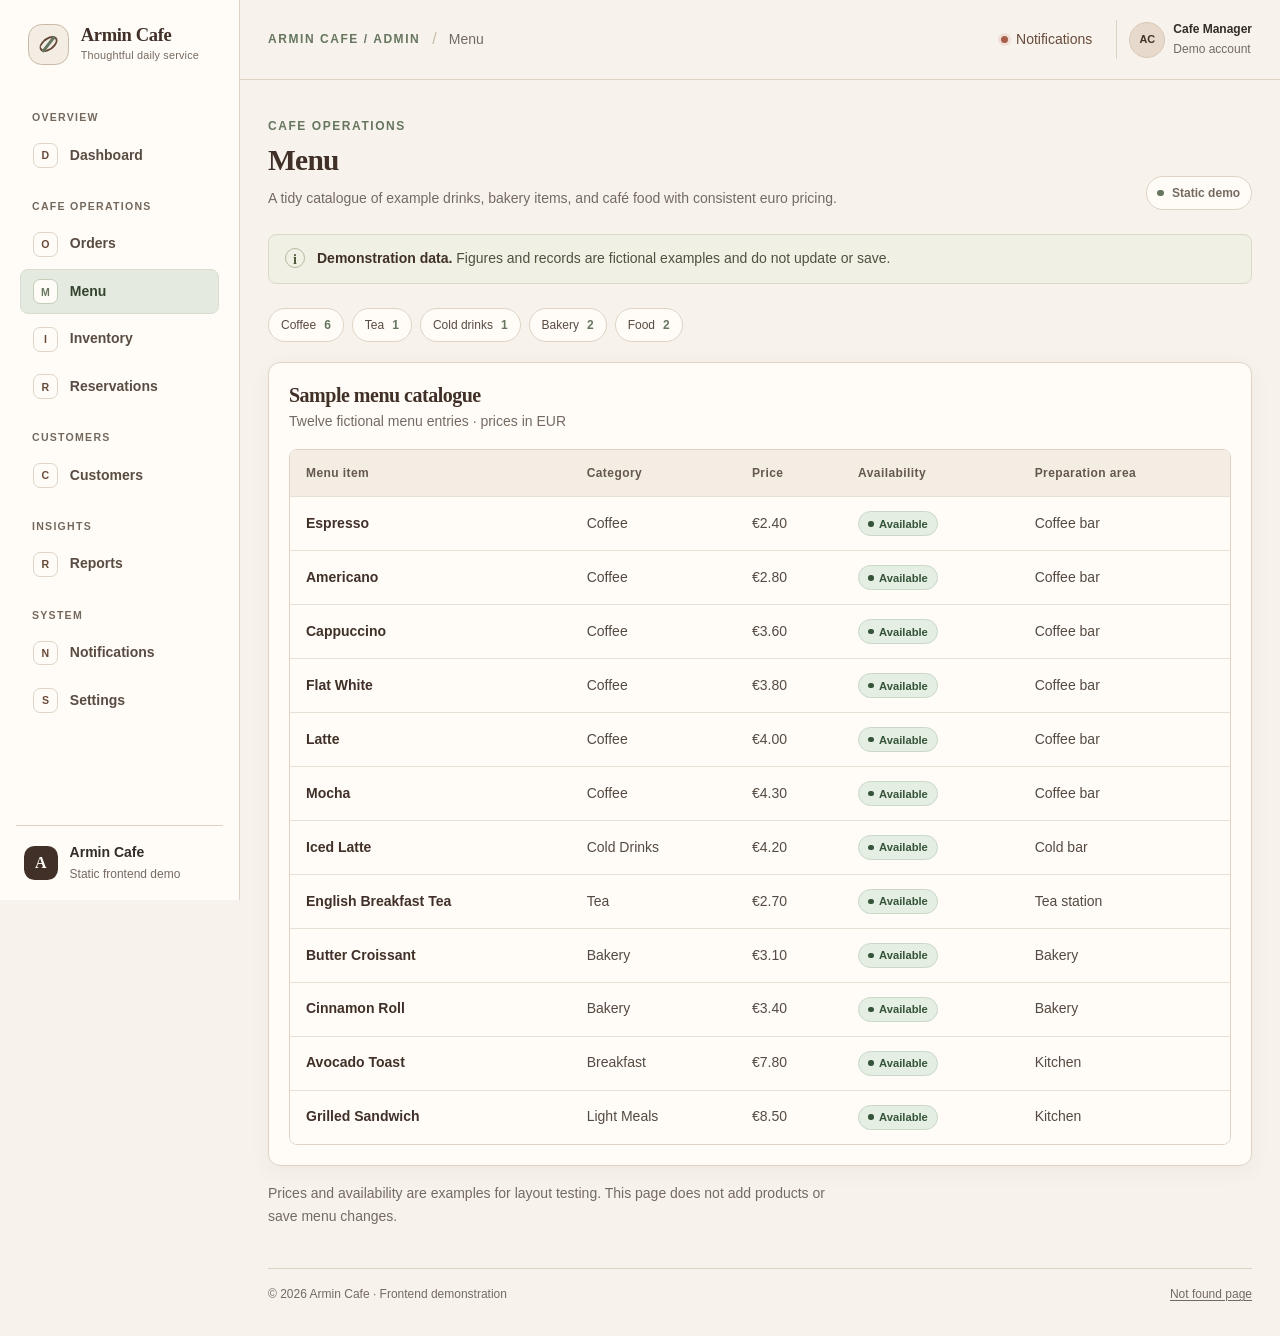
<file: pages/menu.html>
<!doctype html>
<html lang="en">
<head>
  <meta charset="utf-8">
  <meta name="viewport" content="width=device-width, initial-scale=1">
  <meta name="theme-color" content="#F7F3EC">
  <meta name="description" content="A tidy catalogue of example drinks, bakery items, and café food with consistent euro pricing.">
  <title>Menu | Armin Cafe</title>
  <link rel="stylesheet" href="../css/reset.css">
  <link rel="stylesheet" href="../css/variables.css">
  <link rel="stylesheet" href="../css/base.css">
  <link rel="stylesheet" href="../css/layout.css">
  <link rel="stylesheet" href="../css/components.css">
  <link rel="stylesheet" href="../css/pages.css">
  <link rel="stylesheet" href="../css/responsive.css">
</head>
<body>
  <a class="skip-link" href="#main-content">Skip to main content</a>
  <div class="app-layout">
    <aside class="sidebar" aria-label="Application sidebar">
      <a class="brand" href="../index.html" aria-label="Armin Cafe dashboard">
      <span class="brand__mark" aria-hidden="true"><span></span><span></span></span>
      <span class="brand__wordmark"><strong>Armin Cafe</strong><small>Thoughtful daily service</small></span>
    </a>
      <nav class="sidebar__nav" aria-label="Main navigation"><p class="nav-group-label">OVERVIEW</p>
<ul class="nav-list">
<li><a class="sidebar__link" href="../index.html"><span class="nav-mark" aria-hidden="true">D</span><span>Dashboard</span></a></li>
</ul>
<p class="nav-group-label">CAFE OPERATIONS</p>
<ul class="nav-list">
<li><a class="sidebar__link" href="orders.html"><span class="nav-mark" aria-hidden="true">O</span><span>Orders</span></a></li>
<li><a class="sidebar__link sidebar__link--active" href="menu.html" aria-current="page"><span class="nav-mark" aria-hidden="true">M</span><span>Menu</span></a></li>
<li><a class="sidebar__link" href="inventory.html"><span class="nav-mark" aria-hidden="true">I</span><span>Inventory</span></a></li>
<li><a class="sidebar__link" href="reservations.html"><span class="nav-mark" aria-hidden="true">R</span><span>Reservations</span></a></li>
</ul>
<p class="nav-group-label">CUSTOMERS</p>
<ul class="nav-list">
<li><a class="sidebar__link" href="customers.html"><span class="nav-mark" aria-hidden="true">C</span><span>Customers</span></a></li>
</ul>
<p class="nav-group-label">INSIGHTS</p>
<ul class="nav-list">
<li><a class="sidebar__link" href="reports.html"><span class="nav-mark" aria-hidden="true">R</span><span>Reports</span></a></li>
</ul>
<p class="nav-group-label">SYSTEM</p>
<ul class="nav-list">
<li><a class="sidebar__link" href="notifications.html"><span class="nav-mark" aria-hidden="true">N</span><span>Notifications</span></a></li>
<li><a class="sidebar__link" href="settings.html"><span class="nav-mark" aria-hidden="true">S</span><span>Settings</span></a></li>
</ul></nav>
      <div class="sidebar__footer"><span class="sidebar__footer-mark" aria-hidden="true">A</span><div><strong>Armin Cafe</strong><small>Static frontend demo</small></div></div>
    </aside>
    <div class="app-shell">
      <header class="topbar">
      <div class="topbar__context"><span class="eyebrow">ARMIN CAFE / ADMIN</span><span class="topbar__divider" aria-hidden="true">/</span><span class="topbar__page">Menu</span></div>
      <div class="topbar__tools">
        <a class="topbar__notification" href="notifications.html" aria-label="View notifications"><span class="notification-dot" aria-hidden="true"></span><span>Notifications</span></a>
        <div class="profile-chip"><span class="profile-avatar" aria-hidden="true">AC</span><span class="profile-copy"><strong>Cafe Manager</strong><small>Demo account</small></span></div>
      </div>
      <details class="mobile-nav">
        <summary><span class="mobile-nav__icon" aria-hidden="true"><span></span><span></span><span></span></span><span>Navigation</span></summary>
        <nav aria-label="Mobile navigation"><p class="nav-group-label">OVERVIEW</p>
<ul class="nav-list">
<li><a class="sidebar__link" href="../index.html"><span class="nav-mark" aria-hidden="true">D</span><span>Dashboard</span></a></li>
</ul>
<p class="nav-group-label">CAFE OPERATIONS</p>
<ul class="nav-list">
<li><a class="sidebar__link" href="orders.html"><span class="nav-mark" aria-hidden="true">O</span><span>Orders</span></a></li>
<li><a class="sidebar__link sidebar__link--active" href="menu.html" aria-current="page"><span class="nav-mark" aria-hidden="true">M</span><span>Menu</span></a></li>
<li><a class="sidebar__link" href="inventory.html"><span class="nav-mark" aria-hidden="true">I</span><span>Inventory</span></a></li>
<li><a class="sidebar__link" href="reservations.html"><span class="nav-mark" aria-hidden="true">R</span><span>Reservations</span></a></li>
</ul>
<p class="nav-group-label">CUSTOMERS</p>
<ul class="nav-list">
<li><a class="sidebar__link" href="customers.html"><span class="nav-mark" aria-hidden="true">C</span><span>Customers</span></a></li>
</ul>
<p class="nav-group-label">INSIGHTS</p>
<ul class="nav-list">
<li><a class="sidebar__link" href="reports.html"><span class="nav-mark" aria-hidden="true">R</span><span>Reports</span></a></li>
</ul>
<p class="nav-group-label">SYSTEM</p>
<ul class="nav-list">
<li><a class="sidebar__link" href="notifications.html"><span class="nav-mark" aria-hidden="true">N</span><span>Notifications</span></a></li>
<li><a class="sidebar__link" href="settings.html"><span class="nav-mark" aria-hidden="true">S</span><span>Settings</span></a></li>
</ul></nav>
      </details>
    </header>
      <main id="main-content" class="main-content">
        <div class="page-heading">
          <div><p class="eyebrow">CAFE OPERATIONS</p><h1>Menu</h1><p class="page-heading__description">A tidy catalogue of example drinks, bakery items, and café food with consistent euro pricing.</p></div>
          <span class="demo-pill"><span aria-hidden="true"></span> Static demo</span>
        </div>
        <div class="demo-notice" role="note"><span class="demo-notice__mark" aria-hidden="true">i</span><p><strong>Demonstration data.</strong> Figures and records are fictional examples and do not update or save.</p></div>
        <div class="category-chips" aria-label="Menu categories"><span>Coffee <strong>6</strong></span><span>Tea <strong>1</strong></span><span>Cold drinks <strong>1</strong></span><span>Bakery <strong>2</strong></span><span>Food <strong>2</strong></span></div><section class="section-card section-card--table"><div class="section-card__header"><div><h2>Sample menu catalogue</h2><p>Twelve fictional menu entries · prices in EUR</p></div></div><div class="table-scroll" tabindex="0" role="region" aria-label="Scrollable table: Fictional Armin Cafe menu">
<table class="data-table"><caption class="visually-hidden">Fictional Armin Cafe menu</caption><thead><tr><th scope="col">Menu item</th><th scope="col">Category</th><th scope="col">Price</th><th scope="col">Availability</th><th scope="col">Preparation area</th></tr></thead><tbody><tr><th scope="row">Espresso</th><td>Coffee</td><td>€2.40</td><td><span class="status-badge status-badge--success"><span class="status-badge__dot" aria-hidden="true"></span>Available</span></td><td>Coffee bar</td></tr><tr><th scope="row">Americano</th><td>Coffee</td><td>€2.80</td><td><span class="status-badge status-badge--success"><span class="status-badge__dot" aria-hidden="true"></span>Available</span></td><td>Coffee bar</td></tr><tr><th scope="row">Cappuccino</th><td>Coffee</td><td>€3.60</td><td><span class="status-badge status-badge--success"><span class="status-badge__dot" aria-hidden="true"></span>Available</span></td><td>Coffee bar</td></tr><tr><th scope="row">Flat White</th><td>Coffee</td><td>€3.80</td><td><span class="status-badge status-badge--success"><span class="status-badge__dot" aria-hidden="true"></span>Available</span></td><td>Coffee bar</td></tr><tr><th scope="row">Latte</th><td>Coffee</td><td>€4.00</td><td><span class="status-badge status-badge--success"><span class="status-badge__dot" aria-hidden="true"></span>Available</span></td><td>Coffee bar</td></tr><tr><th scope="row">Mocha</th><td>Coffee</td><td>€4.30</td><td><span class="status-badge status-badge--success"><span class="status-badge__dot" aria-hidden="true"></span>Available</span></td><td>Coffee bar</td></tr><tr><th scope="row">Iced Latte</th><td>Cold Drinks</td><td>€4.20</td><td><span class="status-badge status-badge--success"><span class="status-badge__dot" aria-hidden="true"></span>Available</span></td><td>Cold bar</td></tr><tr><th scope="row">English Breakfast Tea</th><td>Tea</td><td>€2.70</td><td><span class="status-badge status-badge--success"><span class="status-badge__dot" aria-hidden="true"></span>Available</span></td><td>Tea station</td></tr><tr><th scope="row">Butter Croissant</th><td>Bakery</td><td>€3.10</td><td><span class="status-badge status-badge--success"><span class="status-badge__dot" aria-hidden="true"></span>Available</span></td><td>Bakery</td></tr><tr><th scope="row">Cinnamon Roll</th><td>Bakery</td><td>€3.40</td><td><span class="status-badge status-badge--success"><span class="status-badge__dot" aria-hidden="true"></span>Available</span></td><td>Bakery</td></tr><tr><th scope="row">Avocado Toast</th><td>Breakfast</td><td>€7.80</td><td><span class="status-badge status-badge--success"><span class="status-badge__dot" aria-hidden="true"></span>Available</span></td><td>Kitchen</td></tr><tr><th scope="row">Grilled Sandwich</th><td>Light Meals</td><td>€8.50</td><td><span class="status-badge status-badge--success"><span class="status-badge__dot" aria-hidden="true"></span>Available</span></td><td>Kitchen</td></tr></tbody></table></div></section><p class="page-note">Prices and availability are examples for layout testing. This page does not add products or save menu changes.</p>
        <footer class="page-footer"><span>© 2026 Armin Cafe · Frontend demonstration</span><a href="404.html">Not found page</a></footer>
      </main>
    </div>
  </div>
</body>
</html>
</file>
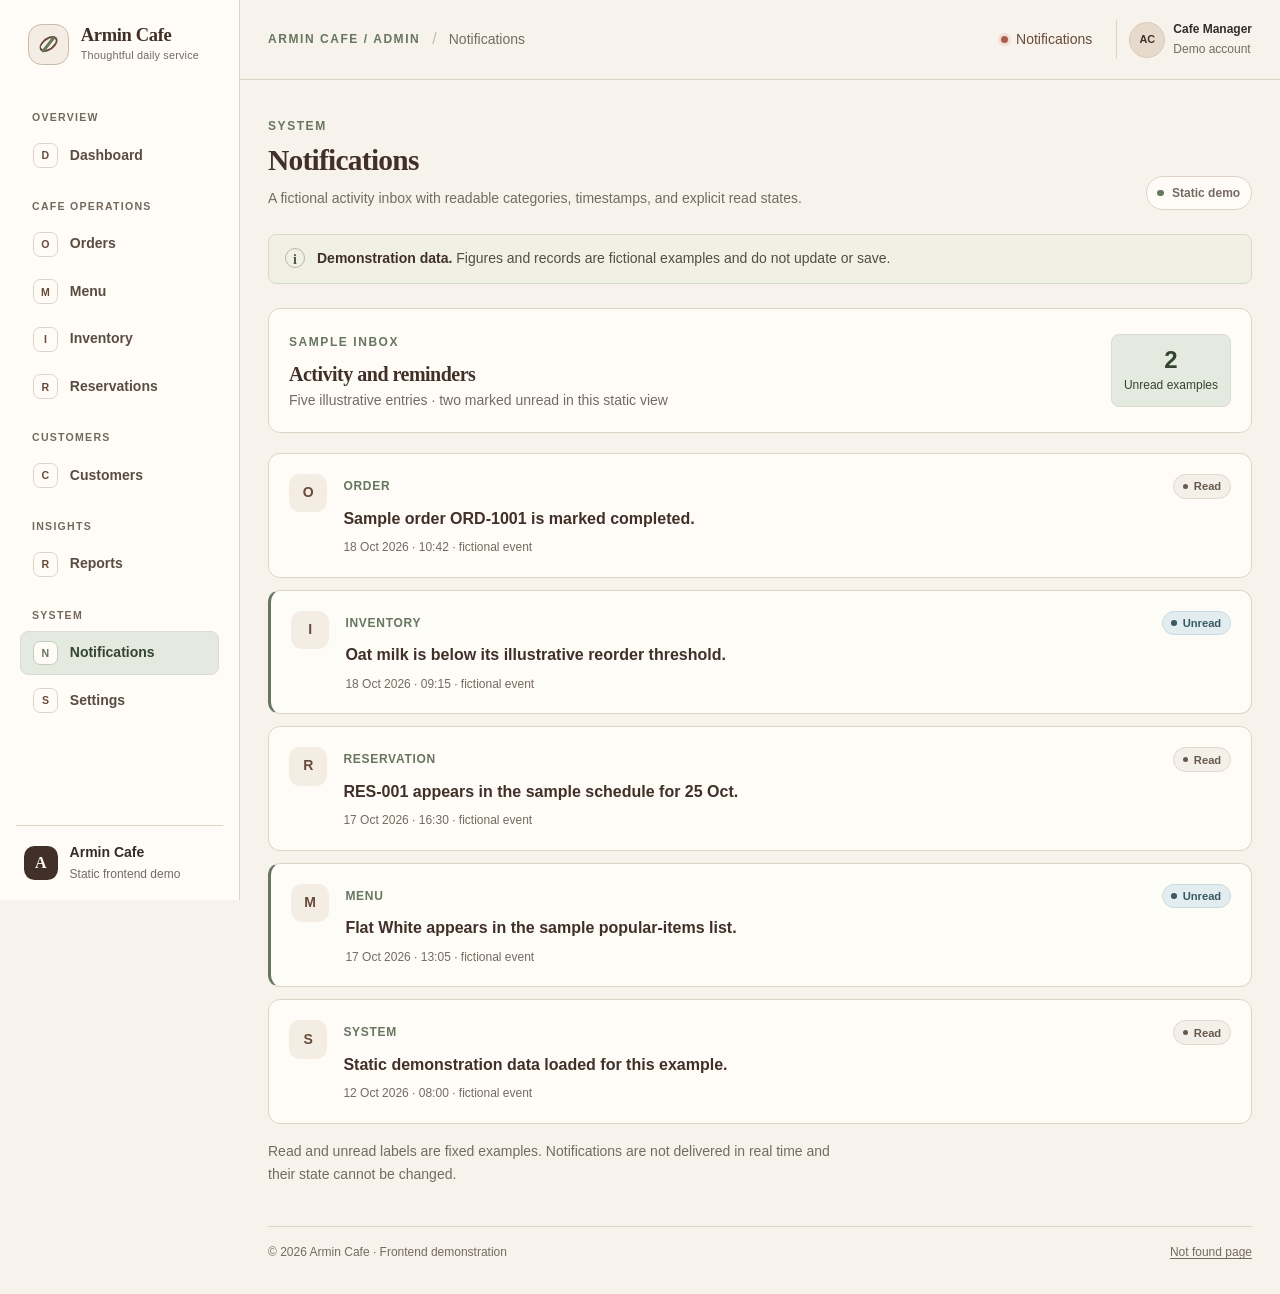
<file: pages/notifications.html>
<!doctype html>
<html lang="en">
<head>
  <meta charset="utf-8">
  <meta name="viewport" content="width=device-width, initial-scale=1">
  <meta name="theme-color" content="#F7F3EC">
  <meta name="description" content="A fictional activity inbox with readable categories, timestamps, and explicit read states.">
  <title>Notifications | Armin Cafe</title>
  <link rel="stylesheet" href="../css/reset.css">
  <link rel="stylesheet" href="../css/variables.css">
  <link rel="stylesheet" href="../css/base.css">
  <link rel="stylesheet" href="../css/layout.css">
  <link rel="stylesheet" href="../css/components.css">
  <link rel="stylesheet" href="../css/pages.css">
  <link rel="stylesheet" href="../css/responsive.css">
</head>
<body>
  <a class="skip-link" href="#main-content">Skip to main content</a>
  <div class="app-layout">
    <aside class="sidebar" aria-label="Application sidebar">
      <a class="brand" href="../index.html" aria-label="Armin Cafe dashboard">
      <span class="brand__mark" aria-hidden="true"><span></span><span></span></span>
      <span class="brand__wordmark"><strong>Armin Cafe</strong><small>Thoughtful daily service</small></span>
    </a>
      <nav class="sidebar__nav" aria-label="Main navigation"><p class="nav-group-label">OVERVIEW</p>
<ul class="nav-list">
<li><a class="sidebar__link" href="../index.html"><span class="nav-mark" aria-hidden="true">D</span><span>Dashboard</span></a></li>
</ul>
<p class="nav-group-label">CAFE OPERATIONS</p>
<ul class="nav-list">
<li><a class="sidebar__link" href="orders.html"><span class="nav-mark" aria-hidden="true">O</span><span>Orders</span></a></li>
<li><a class="sidebar__link" href="menu.html"><span class="nav-mark" aria-hidden="true">M</span><span>Menu</span></a></li>
<li><a class="sidebar__link" href="inventory.html"><span class="nav-mark" aria-hidden="true">I</span><span>Inventory</span></a></li>
<li><a class="sidebar__link" href="reservations.html"><span class="nav-mark" aria-hidden="true">R</span><span>Reservations</span></a></li>
</ul>
<p class="nav-group-label">CUSTOMERS</p>
<ul class="nav-list">
<li><a class="sidebar__link" href="customers.html"><span class="nav-mark" aria-hidden="true">C</span><span>Customers</span></a></li>
</ul>
<p class="nav-group-label">INSIGHTS</p>
<ul class="nav-list">
<li><a class="sidebar__link" href="reports.html"><span class="nav-mark" aria-hidden="true">R</span><span>Reports</span></a></li>
</ul>
<p class="nav-group-label">SYSTEM</p>
<ul class="nav-list">
<li><a class="sidebar__link sidebar__link--active" href="notifications.html" aria-current="page"><span class="nav-mark" aria-hidden="true">N</span><span>Notifications</span></a></li>
<li><a class="sidebar__link" href="settings.html"><span class="nav-mark" aria-hidden="true">S</span><span>Settings</span></a></li>
</ul></nav>
      <div class="sidebar__footer"><span class="sidebar__footer-mark" aria-hidden="true">A</span><div><strong>Armin Cafe</strong><small>Static frontend demo</small></div></div>
    </aside>
    <div class="app-shell">
      <header class="topbar">
      <div class="topbar__context"><span class="eyebrow">ARMIN CAFE / ADMIN</span><span class="topbar__divider" aria-hidden="true">/</span><span class="topbar__page">Notifications</span></div>
      <div class="topbar__tools">
        <a class="topbar__notification" href="notifications.html" aria-label="View notifications"><span class="notification-dot" aria-hidden="true"></span><span>Notifications</span></a>
        <div class="profile-chip"><span class="profile-avatar" aria-hidden="true">AC</span><span class="profile-copy"><strong>Cafe Manager</strong><small>Demo account</small></span></div>
      </div>
      <details class="mobile-nav">
        <summary><span class="mobile-nav__icon" aria-hidden="true"><span></span><span></span><span></span></span><span>Navigation</span></summary>
        <nav aria-label="Mobile navigation"><p class="nav-group-label">OVERVIEW</p>
<ul class="nav-list">
<li><a class="sidebar__link" href="../index.html"><span class="nav-mark" aria-hidden="true">D</span><span>Dashboard</span></a></li>
</ul>
<p class="nav-group-label">CAFE OPERATIONS</p>
<ul class="nav-list">
<li><a class="sidebar__link" href="orders.html"><span class="nav-mark" aria-hidden="true">O</span><span>Orders</span></a></li>
<li><a class="sidebar__link" href="menu.html"><span class="nav-mark" aria-hidden="true">M</span><span>Menu</span></a></li>
<li><a class="sidebar__link" href="inventory.html"><span class="nav-mark" aria-hidden="true">I</span><span>Inventory</span></a></li>
<li><a class="sidebar__link" href="reservations.html"><span class="nav-mark" aria-hidden="true">R</span><span>Reservations</span></a></li>
</ul>
<p class="nav-group-label">CUSTOMERS</p>
<ul class="nav-list">
<li><a class="sidebar__link" href="customers.html"><span class="nav-mark" aria-hidden="true">C</span><span>Customers</span></a></li>
</ul>
<p class="nav-group-label">INSIGHTS</p>
<ul class="nav-list">
<li><a class="sidebar__link" href="reports.html"><span class="nav-mark" aria-hidden="true">R</span><span>Reports</span></a></li>
</ul>
<p class="nav-group-label">SYSTEM</p>
<ul class="nav-list">
<li><a class="sidebar__link sidebar__link--active" href="notifications.html" aria-current="page"><span class="nav-mark" aria-hidden="true">N</span><span>Notifications</span></a></li>
<li><a class="sidebar__link" href="settings.html"><span class="nav-mark" aria-hidden="true">S</span><span>Settings</span></a></li>
</ul></nav>
      </details>
    </header>
      <main id="main-content" class="main-content">
        <div class="page-heading">
          <div><p class="eyebrow">SYSTEM</p><h1>Notifications</h1><p class="page-heading__description">A fictional activity inbox with readable categories, timestamps, and explicit read states.</p></div>
          <span class="demo-pill"><span aria-hidden="true"></span> Static demo</span>
        </div>
        <div class="demo-notice" role="note"><span class="demo-notice__mark" aria-hidden="true">i</span><p><strong>Demonstration data.</strong> Figures and records are fictional examples and do not update or save.</p></div>
        <section class="notification-summary"><div><span class="eyebrow">SAMPLE INBOX</span><h2>Activity and reminders</h2><p>Five illustrative entries · two marked unread in this static view</p></div><div class="notification-count"><strong>2</strong><span>Unread examples</span></div></section><div class="notification-list" aria-label="Fictional notification list"><article class="notification-item notification-item--read"><span class="notification-item__mark" aria-hidden="true">O</span><div class="notification-item__body"><div class="notification-item__meta"><span class="category-label">Order</span><span class="status-badge status-badge--muted"><span class="status-badge__dot" aria-hidden="true"></span>Read</span></div><h3>Sample order ORD-1001 is marked completed.</h3><p>18 Oct 2026 · 10:42 · fictional event</p></div></article><article class="notification-item notification-item--unread"><span class="notification-item__mark" aria-hidden="true">I</span><div class="notification-item__body"><div class="notification-item__meta"><span class="category-label">Inventory</span><span class="status-badge status-badge--info"><span class="status-badge__dot" aria-hidden="true"></span>Unread</span></div><h3>Oat milk is below its illustrative reorder threshold.</h3><p>18 Oct 2026 · 09:15 · fictional event</p></div></article><article class="notification-item notification-item--read"><span class="notification-item__mark" aria-hidden="true">R</span><div class="notification-item__body"><div class="notification-item__meta"><span class="category-label">Reservation</span><span class="status-badge status-badge--muted"><span class="status-badge__dot" aria-hidden="true"></span>Read</span></div><h3>RES-001 appears in the sample schedule for 25 Oct.</h3><p>17 Oct 2026 · 16:30 · fictional event</p></div></article><article class="notification-item notification-item--unread"><span class="notification-item__mark" aria-hidden="true">M</span><div class="notification-item__body"><div class="notification-item__meta"><span class="category-label">Menu</span><span class="status-badge status-badge--info"><span class="status-badge__dot" aria-hidden="true"></span>Unread</span></div><h3>Flat White appears in the sample popular-items list.</h3><p>17 Oct 2026 · 13:05 · fictional event</p></div></article><article class="notification-item notification-item--read"><span class="notification-item__mark" aria-hidden="true">S</span><div class="notification-item__body"><div class="notification-item__meta"><span class="category-label">System</span><span class="status-badge status-badge--muted"><span class="status-badge__dot" aria-hidden="true"></span>Read</span></div><h3>Static demonstration data loaded for this example.</h3><p>12 Oct 2026 · 08:00 · fictional event</p></div></article></div><p class="page-note">Read and unread labels are fixed examples. Notifications are not delivered in real time and their state cannot be changed.</p>
        <footer class="page-footer"><span>© 2026 Armin Cafe · Frontend demonstration</span><a href="404.html">Not found page</a></footer>
      </main>
    </div>
  </div>
</body>
</html>
</file>
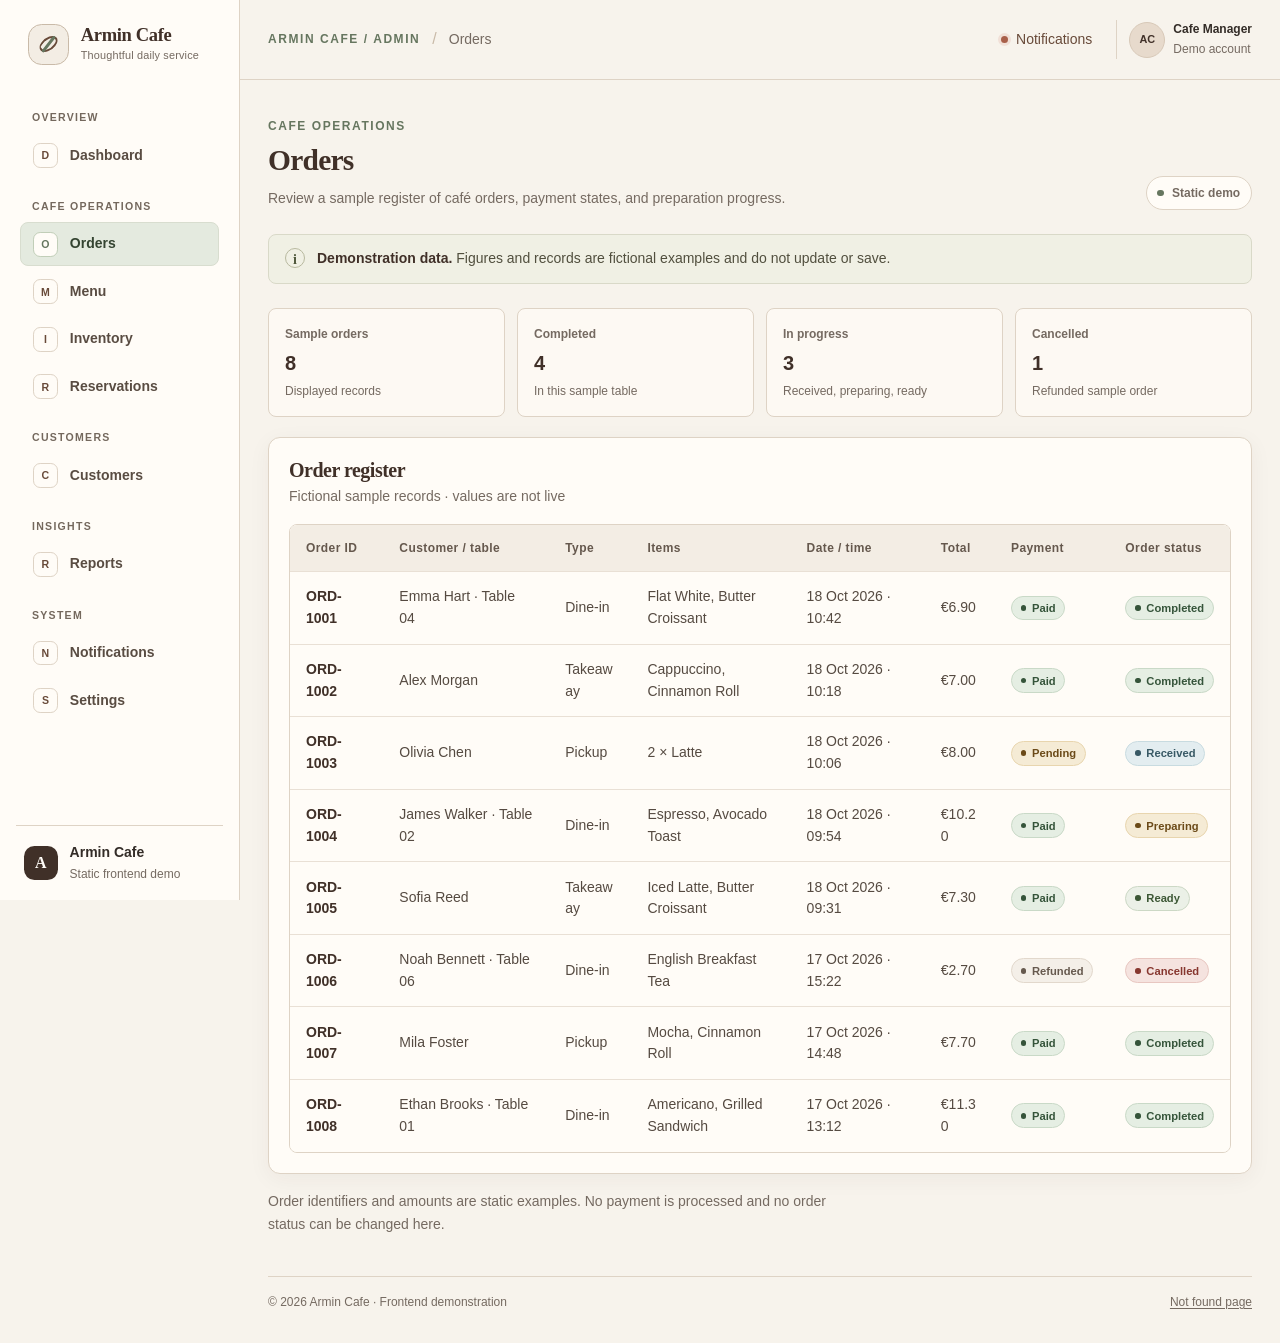
<file: pages/orders.html>
<!doctype html>
<html lang="en">
<head>
  <meta charset="utf-8">
  <meta name="viewport" content="width=device-width, initial-scale=1">
  <meta name="theme-color" content="#F7F3EC">
  <meta name="description" content="Review a sample register of café orders, payment states, and preparation progress.">
  <title>Orders | Armin Cafe</title>
  <link rel="stylesheet" href="../css/reset.css">
  <link rel="stylesheet" href="../css/variables.css">
  <link rel="stylesheet" href="../css/base.css">
  <link rel="stylesheet" href="../css/layout.css">
  <link rel="stylesheet" href="../css/components.css">
  <link rel="stylesheet" href="../css/pages.css">
  <link rel="stylesheet" href="../css/responsive.css">
</head>
<body>
  <a class="skip-link" href="#main-content">Skip to main content</a>
  <div class="app-layout">
    <aside class="sidebar" aria-label="Application sidebar">
      <a class="brand" href="../index.html" aria-label="Armin Cafe dashboard">
      <span class="brand__mark" aria-hidden="true"><span></span><span></span></span>
      <span class="brand__wordmark"><strong>Armin Cafe</strong><small>Thoughtful daily service</small></span>
    </a>
      <nav class="sidebar__nav" aria-label="Main navigation"><p class="nav-group-label">OVERVIEW</p>
<ul class="nav-list">
<li><a class="sidebar__link" href="../index.html"><span class="nav-mark" aria-hidden="true">D</span><span>Dashboard</span></a></li>
</ul>
<p class="nav-group-label">CAFE OPERATIONS</p>
<ul class="nav-list">
<li><a class="sidebar__link sidebar__link--active" href="orders.html" aria-current="page"><span class="nav-mark" aria-hidden="true">O</span><span>Orders</span></a></li>
<li><a class="sidebar__link" href="menu.html"><span class="nav-mark" aria-hidden="true">M</span><span>Menu</span></a></li>
<li><a class="sidebar__link" href="inventory.html"><span class="nav-mark" aria-hidden="true">I</span><span>Inventory</span></a></li>
<li><a class="sidebar__link" href="reservations.html"><span class="nav-mark" aria-hidden="true">R</span><span>Reservations</span></a></li>
</ul>
<p class="nav-group-label">CUSTOMERS</p>
<ul class="nav-list">
<li><a class="sidebar__link" href="customers.html"><span class="nav-mark" aria-hidden="true">C</span><span>Customers</span></a></li>
</ul>
<p class="nav-group-label">INSIGHTS</p>
<ul class="nav-list">
<li><a class="sidebar__link" href="reports.html"><span class="nav-mark" aria-hidden="true">R</span><span>Reports</span></a></li>
</ul>
<p class="nav-group-label">SYSTEM</p>
<ul class="nav-list">
<li><a class="sidebar__link" href="notifications.html"><span class="nav-mark" aria-hidden="true">N</span><span>Notifications</span></a></li>
<li><a class="sidebar__link" href="settings.html"><span class="nav-mark" aria-hidden="true">S</span><span>Settings</span></a></li>
</ul></nav>
      <div class="sidebar__footer"><span class="sidebar__footer-mark" aria-hidden="true">A</span><div><strong>Armin Cafe</strong><small>Static frontend demo</small></div></div>
    </aside>
    <div class="app-shell">
      <header class="topbar">
      <div class="topbar__context"><span class="eyebrow">ARMIN CAFE / ADMIN</span><span class="topbar__divider" aria-hidden="true">/</span><span class="topbar__page">Orders</span></div>
      <div class="topbar__tools">
        <a class="topbar__notification" href="notifications.html" aria-label="View notifications"><span class="notification-dot" aria-hidden="true"></span><span>Notifications</span></a>
        <div class="profile-chip"><span class="profile-avatar" aria-hidden="true">AC</span><span class="profile-copy"><strong>Cafe Manager</strong><small>Demo account</small></span></div>
      </div>
      <details class="mobile-nav">
        <summary><span class="mobile-nav__icon" aria-hidden="true"><span></span><span></span><span></span></span><span>Navigation</span></summary>
        <nav aria-label="Mobile navigation"><p class="nav-group-label">OVERVIEW</p>
<ul class="nav-list">
<li><a class="sidebar__link" href="../index.html"><span class="nav-mark" aria-hidden="true">D</span><span>Dashboard</span></a></li>
</ul>
<p class="nav-group-label">CAFE OPERATIONS</p>
<ul class="nav-list">
<li><a class="sidebar__link sidebar__link--active" href="orders.html" aria-current="page"><span class="nav-mark" aria-hidden="true">O</span><span>Orders</span></a></li>
<li><a class="sidebar__link" href="menu.html"><span class="nav-mark" aria-hidden="true">M</span><span>Menu</span></a></li>
<li><a class="sidebar__link" href="inventory.html"><span class="nav-mark" aria-hidden="true">I</span><span>Inventory</span></a></li>
<li><a class="sidebar__link" href="reservations.html"><span class="nav-mark" aria-hidden="true">R</span><span>Reservations</span></a></li>
</ul>
<p class="nav-group-label">CUSTOMERS</p>
<ul class="nav-list">
<li><a class="sidebar__link" href="customers.html"><span class="nav-mark" aria-hidden="true">C</span><span>Customers</span></a></li>
</ul>
<p class="nav-group-label">INSIGHTS</p>
<ul class="nav-list">
<li><a class="sidebar__link" href="reports.html"><span class="nav-mark" aria-hidden="true">R</span><span>Reports</span></a></li>
</ul>
<p class="nav-group-label">SYSTEM</p>
<ul class="nav-list">
<li><a class="sidebar__link" href="notifications.html"><span class="nav-mark" aria-hidden="true">N</span><span>Notifications</span></a></li>
<li><a class="sidebar__link" href="settings.html"><span class="nav-mark" aria-hidden="true">S</span><span>Settings</span></a></li>
</ul></nav>
      </details>
    </header>
      <main id="main-content" class="main-content">
        <div class="page-heading">
          <div><p class="eyebrow">CAFE OPERATIONS</p><h1>Orders</h1><p class="page-heading__description">Review a sample register of café orders, payment states, and preparation progress.</p></div>
          <span class="demo-pill"><span aria-hidden="true"></span> Static demo</span>
        </div>
        <div class="demo-notice" role="note"><span class="demo-notice__mark" aria-hidden="true">i</span><p><strong>Demonstration data.</strong> Figures and records are fictional examples and do not update or save.</p></div>
        <section class="summary-strip" aria-label="Sample order status overview"><article><span>Sample orders</span><strong>8</strong><small>Displayed records</small></article><article><span>Completed</span><strong>4</strong><small>In this sample table</small></article><article><span>In progress</span><strong>3</strong><small>Received, preparing, ready</small></article><article><span>Cancelled</span><strong>1</strong><small>Refunded sample order</small></article></section><section class="section-card section-card--table"><div class="section-card__header"><div><h2>Order register</h2><p>Fictional sample records · values are not live</p></div></div><div class="table-scroll" tabindex="0" role="region" aria-label="Scrollable table: Fictional café order register">
<table class="data-table"><caption class="visually-hidden">Fictional café order register</caption><thead><tr><th scope="col">Order ID</th><th scope="col">Customer / table</th><th scope="col">Type</th><th scope="col">Items</th><th scope="col">Date / time</th><th scope="col">Total</th><th scope="col">Payment</th><th scope="col">Order status</th></tr></thead><tbody><tr><th scope="row">ORD-1001</th><td>Emma Hart · Table 04</td><td>Dine-in</td><td>Flat White, Butter Croissant</td><td>18 Oct 2026 · 10:42</td><td>€6.90</td><td><span class="status-badge status-badge--success"><span class="status-badge__dot" aria-hidden="true"></span>Paid</span></td><td><span class="status-badge status-badge--success"><span class="status-badge__dot" aria-hidden="true"></span>Completed</span></td></tr><tr><th scope="row">ORD-1002</th><td>Alex Morgan</td><td>Takeaway</td><td>Cappuccino, Cinnamon Roll</td><td>18 Oct 2026 · 10:18</td><td>€7.00</td><td><span class="status-badge status-badge--success"><span class="status-badge__dot" aria-hidden="true"></span>Paid</span></td><td><span class="status-badge status-badge--success"><span class="status-badge__dot" aria-hidden="true"></span>Completed</span></td></tr><tr><th scope="row">ORD-1003</th><td>Olivia Chen</td><td>Pickup</td><td>2 × Latte</td><td>18 Oct 2026 · 10:06</td><td>€8.00</td><td><span class="status-badge status-badge--warning"><span class="status-badge__dot" aria-hidden="true"></span>Pending</span></td><td><span class="status-badge status-badge--info"><span class="status-badge__dot" aria-hidden="true"></span>Received</span></td></tr><tr><th scope="row">ORD-1004</th><td>James Walker · Table 02</td><td>Dine-in</td><td>Espresso, Avocado Toast</td><td>18 Oct 2026 · 09:54</td><td>€10.20</td><td><span class="status-badge status-badge--success"><span class="status-badge__dot" aria-hidden="true"></span>Paid</span></td><td><span class="status-badge status-badge--warning"><span class="status-badge__dot" aria-hidden="true"></span>Preparing</span></td></tr><tr><th scope="row">ORD-1005</th><td>Sofia Reed</td><td>Takeaway</td><td>Iced Latte, Butter Croissant</td><td>18 Oct 2026 · 09:31</td><td>€7.30</td><td><span class="status-badge status-badge--success"><span class="status-badge__dot" aria-hidden="true"></span>Paid</span></td><td><span class="status-badge status-badge--sage"><span class="status-badge__dot" aria-hidden="true"></span>Ready</span></td></tr><tr><th scope="row">ORD-1006</th><td>Noah Bennett · Table 06</td><td>Dine-in</td><td>English Breakfast Tea</td><td>17 Oct 2026 · 15:22</td><td>€2.70</td><td><span class="status-badge status-badge--muted"><span class="status-badge__dot" aria-hidden="true"></span>Refunded</span></td><td><span class="status-badge status-badge--danger"><span class="status-badge__dot" aria-hidden="true"></span>Cancelled</span></td></tr><tr><th scope="row">ORD-1007</th><td>Mila Foster</td><td>Pickup</td><td>Mocha, Cinnamon Roll</td><td>17 Oct 2026 · 14:48</td><td>€7.70</td><td><span class="status-badge status-badge--success"><span class="status-badge__dot" aria-hidden="true"></span>Paid</span></td><td><span class="status-badge status-badge--success"><span class="status-badge__dot" aria-hidden="true"></span>Completed</span></td></tr><tr><th scope="row">ORD-1008</th><td>Ethan Brooks · Table 01</td><td>Dine-in</td><td>Americano, Grilled Sandwich</td><td>17 Oct 2026 · 13:12</td><td>€11.30</td><td><span class="status-badge status-badge--success"><span class="status-badge__dot" aria-hidden="true"></span>Paid</span></td><td><span class="status-badge status-badge--success"><span class="status-badge__dot" aria-hidden="true"></span>Completed</span></td></tr></tbody></table></div></section><p class="page-note">Order identifiers and amounts are static examples. No payment is processed and no order status can be changed here.</p>
        <footer class="page-footer"><span>© 2026 Armin Cafe · Frontend demonstration</span><a href="404.html">Not found page</a></footer>
      </main>
    </div>
  </div>
</body>
</html>
</file>
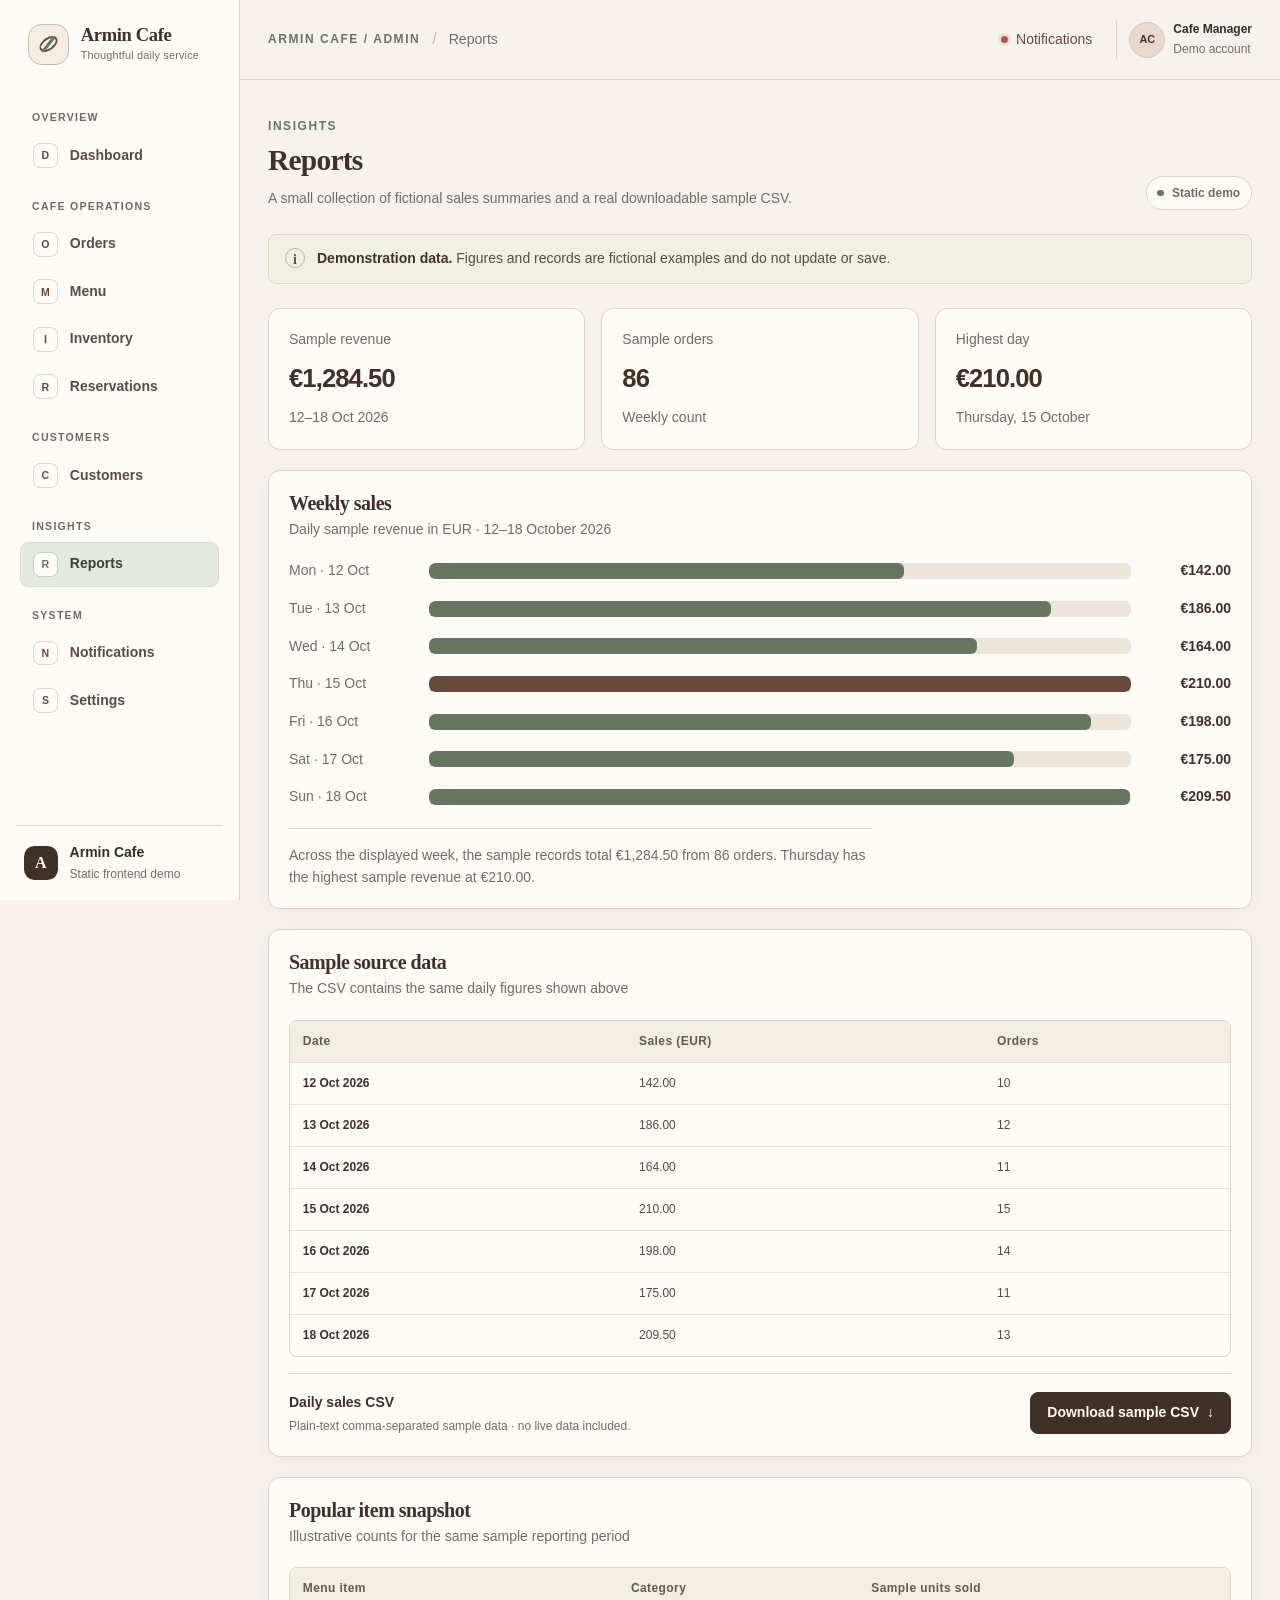
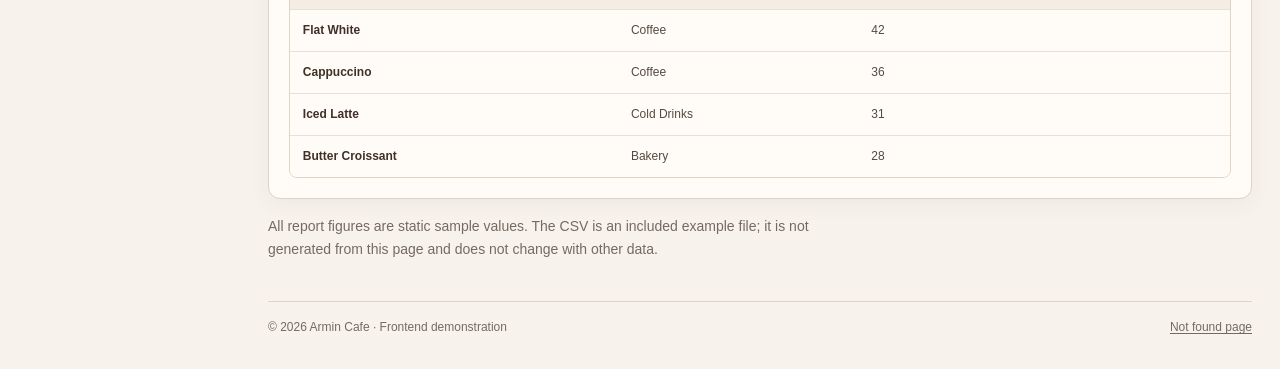
<file: pages/reports.html>
<!doctype html>
<html lang="en">
<head>
  <meta charset="utf-8">
  <meta name="viewport" content="width=device-width, initial-scale=1">
  <meta name="theme-color" content="#F7F3EC">
  <meta name="description" content="A small collection of fictional sales summaries and a real downloadable sample CSV.">
  <title>Reports | Armin Cafe</title>
  <link rel="stylesheet" href="../css/reset.css">
  <link rel="stylesheet" href="../css/variables.css">
  <link rel="stylesheet" href="../css/base.css">
  <link rel="stylesheet" href="../css/layout.css">
  <link rel="stylesheet" href="../css/components.css">
  <link rel="stylesheet" href="../css/pages.css">
  <link rel="stylesheet" href="../css/responsive.css">
</head>
<body>
  <a class="skip-link" href="#main-content">Skip to main content</a>
  <div class="app-layout">
    <aside class="sidebar" aria-label="Application sidebar">
      <a class="brand" href="../index.html" aria-label="Armin Cafe dashboard">
      <span class="brand__mark" aria-hidden="true"><span></span><span></span></span>
      <span class="brand__wordmark"><strong>Armin Cafe</strong><small>Thoughtful daily service</small></span>
    </a>
      <nav class="sidebar__nav" aria-label="Main navigation"><p class="nav-group-label">OVERVIEW</p>
<ul class="nav-list">
<li><a class="sidebar__link" href="../index.html"><span class="nav-mark" aria-hidden="true">D</span><span>Dashboard</span></a></li>
</ul>
<p class="nav-group-label">CAFE OPERATIONS</p>
<ul class="nav-list">
<li><a class="sidebar__link" href="orders.html"><span class="nav-mark" aria-hidden="true">O</span><span>Orders</span></a></li>
<li><a class="sidebar__link" href="menu.html"><span class="nav-mark" aria-hidden="true">M</span><span>Menu</span></a></li>
<li><a class="sidebar__link" href="inventory.html"><span class="nav-mark" aria-hidden="true">I</span><span>Inventory</span></a></li>
<li><a class="sidebar__link" href="reservations.html"><span class="nav-mark" aria-hidden="true">R</span><span>Reservations</span></a></li>
</ul>
<p class="nav-group-label">CUSTOMERS</p>
<ul class="nav-list">
<li><a class="sidebar__link" href="customers.html"><span class="nav-mark" aria-hidden="true">C</span><span>Customers</span></a></li>
</ul>
<p class="nav-group-label">INSIGHTS</p>
<ul class="nav-list">
<li><a class="sidebar__link sidebar__link--active" href="reports.html" aria-current="page"><span class="nav-mark" aria-hidden="true">R</span><span>Reports</span></a></li>
</ul>
<p class="nav-group-label">SYSTEM</p>
<ul class="nav-list">
<li><a class="sidebar__link" href="notifications.html"><span class="nav-mark" aria-hidden="true">N</span><span>Notifications</span></a></li>
<li><a class="sidebar__link" href="settings.html"><span class="nav-mark" aria-hidden="true">S</span><span>Settings</span></a></li>
</ul></nav>
      <div class="sidebar__footer"><span class="sidebar__footer-mark" aria-hidden="true">A</span><div><strong>Armin Cafe</strong><small>Static frontend demo</small></div></div>
    </aside>
    <div class="app-shell">
      <header class="topbar">
      <div class="topbar__context"><span class="eyebrow">ARMIN CAFE / ADMIN</span><span class="topbar__divider" aria-hidden="true">/</span><span class="topbar__page">Reports</span></div>
      <div class="topbar__tools">
        <a class="topbar__notification" href="notifications.html" aria-label="View notifications"><span class="notification-dot" aria-hidden="true"></span><span>Notifications</span></a>
        <div class="profile-chip"><span class="profile-avatar" aria-hidden="true">AC</span><span class="profile-copy"><strong>Cafe Manager</strong><small>Demo account</small></span></div>
      </div>
      <details class="mobile-nav">
        <summary><span class="mobile-nav__icon" aria-hidden="true"><span></span><span></span><span></span></span><span>Navigation</span></summary>
        <nav aria-label="Mobile navigation"><p class="nav-group-label">OVERVIEW</p>
<ul class="nav-list">
<li><a class="sidebar__link" href="../index.html"><span class="nav-mark" aria-hidden="true">D</span><span>Dashboard</span></a></li>
</ul>
<p class="nav-group-label">CAFE OPERATIONS</p>
<ul class="nav-list">
<li><a class="sidebar__link" href="orders.html"><span class="nav-mark" aria-hidden="true">O</span><span>Orders</span></a></li>
<li><a class="sidebar__link" href="menu.html"><span class="nav-mark" aria-hidden="true">M</span><span>Menu</span></a></li>
<li><a class="sidebar__link" href="inventory.html"><span class="nav-mark" aria-hidden="true">I</span><span>Inventory</span></a></li>
<li><a class="sidebar__link" href="reservations.html"><span class="nav-mark" aria-hidden="true">R</span><span>Reservations</span></a></li>
</ul>
<p class="nav-group-label">CUSTOMERS</p>
<ul class="nav-list">
<li><a class="sidebar__link" href="customers.html"><span class="nav-mark" aria-hidden="true">C</span><span>Customers</span></a></li>
</ul>
<p class="nav-group-label">INSIGHTS</p>
<ul class="nav-list">
<li><a class="sidebar__link sidebar__link--active" href="reports.html" aria-current="page"><span class="nav-mark" aria-hidden="true">R</span><span>Reports</span></a></li>
</ul>
<p class="nav-group-label">SYSTEM</p>
<ul class="nav-list">
<li><a class="sidebar__link" href="notifications.html"><span class="nav-mark" aria-hidden="true">N</span><span>Notifications</span></a></li>
<li><a class="sidebar__link" href="settings.html"><span class="nav-mark" aria-hidden="true">S</span><span>Settings</span></a></li>
</ul></nav>
      </details>
    </header>
      <main id="main-content" class="main-content">
        <div class="page-heading">
          <div><p class="eyebrow">INSIGHTS</p><h1>Reports</h1><p class="page-heading__description">A small collection of fictional sales summaries and a real downloadable sample CSV.</p></div>
          <span class="demo-pill"><span aria-hidden="true"></span> Static demo</span>
        </div>
        <div class="demo-notice" role="note"><span class="demo-notice__mark" aria-hidden="true">i</span><p><strong>Demonstration data.</strong> Figures and records are fictional examples and do not update or save.</p></div>
        <section class="report-metrics"><article class="report-metric"><span>Sample revenue</span><strong>€1,284.50</strong><small>12–18 Oct 2026</small></article><article class="report-metric"><span>Sample orders</span><strong>86</strong><small>Weekly count</small></article><article class="report-metric"><span>Highest day</span><strong>€210.00</strong><small>Thursday, 15 October</small></article></section><section class="section-card report-chart-card"><div class="section-card__header"><div><h2>Weekly sales</h2><p>Daily sample revenue in EUR · 12–18 October 2026</p></div></div><div class="report-chart" role="img" aria-label="Sample sales from 12 to 18 October 2026: Monday 142 euros, Tuesday 186, Wednesday 164, Thursday 210, Friday 198, Saturday 175, Sunday 209.50.">
<div class="report-chart__row"><span>Mon · 12 Oct</span><span class="report-chart__track"><span class="report-chart__bar report-chart__bar--1"></span></span><strong>€142.00</strong></div>
<div class="report-chart__row"><span>Tue · 13 Oct</span><span class="report-chart__track"><span class="report-chart__bar report-chart__bar--2"></span></span><strong>€186.00</strong></div>
<div class="report-chart__row"><span>Wed · 14 Oct</span><span class="report-chart__track"><span class="report-chart__bar report-chart__bar--3"></span></span><strong>€164.00</strong></div>
<div class="report-chart__row"><span>Thu · 15 Oct</span><span class="report-chart__track"><span class="report-chart__bar report-chart__bar--4"></span></span><strong>€210.00</strong></div>
<div class="report-chart__row"><span>Fri · 16 Oct</span><span class="report-chart__track"><span class="report-chart__bar report-chart__bar--5"></span></span><strong>€198.00</strong></div>
<div class="report-chart__row"><span>Sat · 17 Oct</span><span class="report-chart__track"><span class="report-chart__bar report-chart__bar--6"></span></span><strong>€175.00</strong></div>
<div class="report-chart__row"><span>Sun · 18 Oct</span><span class="report-chart__track"><span class="report-chart__bar report-chart__bar--7"></span></span><strong>€209.50</strong></div></div><p class="chart-summary">Across the displayed week, the sample records total €1,284.50 from 86 orders. Thursday has the highest sample revenue at €210.00.</p></section><section class="section-card"><div class="section-card__header"><div><h2>Sample source data</h2><p>The CSV contains the same daily figures shown above</p></div></div><div class="table-scroll" tabindex="0" role="region" aria-label="Scrollable table: Daily sample sales and order counts">
<table class="data-table data-table--compact"><caption class="visually-hidden">Daily sample sales and order counts</caption><thead><tr><th scope="col">Date</th><th scope="col">Sales (EUR)</th><th scope="col">Orders</th></tr></thead><tbody><tr><th scope="row">12 Oct 2026</th><td>142.00</td><td>10</td></tr><tr><th scope="row">13 Oct 2026</th><td>186.00</td><td>12</td></tr><tr><th scope="row">14 Oct 2026</th><td>164.00</td><td>11</td></tr><tr><th scope="row">15 Oct 2026</th><td>210.00</td><td>15</td></tr><tr><th scope="row">16 Oct 2026</th><td>198.00</td><td>14</td></tr><tr><th scope="row">17 Oct 2026</th><td>175.00</td><td>11</td></tr><tr><th scope="row">18 Oct 2026</th><td>209.50</td><td>13</td></tr></tbody></table></div><div class="download-row"><div><strong>Daily sales CSV</strong><p>Plain-text comma-separated sample data · no live data included.</p></div><a class="button button--primary" href="../assets/data/sample-sales-report.csv" download>Download sample CSV <span aria-hidden="true">↓</span></a></div></section><section class="section-card"><div class="section-card__header"><div><h2>Popular item snapshot</h2><p>Illustrative counts for the same sample reporting period</p></div></div><div class="table-scroll" tabindex="0" role="region" aria-label="Scrollable table: Popular menu items and sample units sold">
<table class="data-table data-table--compact"><caption class="visually-hidden">Popular menu items and sample units sold</caption><thead><tr><th scope="col">Menu item</th><th scope="col">Category</th><th scope="col">Sample units sold</th></tr></thead><tbody><tr><th scope="row">Flat White</th><td>Coffee</td><td>42</td></tr><tr><th scope="row">Cappuccino</th><td>Coffee</td><td>36</td></tr><tr><th scope="row">Iced Latte</th><td>Cold Drinks</td><td>31</td></tr><tr><th scope="row">Butter Croissant</th><td>Bakery</td><td>28</td></tr></tbody></table></div></section><p class="page-note">All report figures are static sample values. The CSV is an included example file; it is not generated from this page and does not change with other data.</p>
        <footer class="page-footer"><span>© 2026 Armin Cafe · Frontend demonstration</span><a href="404.html">Not found page</a></footer>
      </main>
    </div>
  </div>
</body>
</html>
</file>
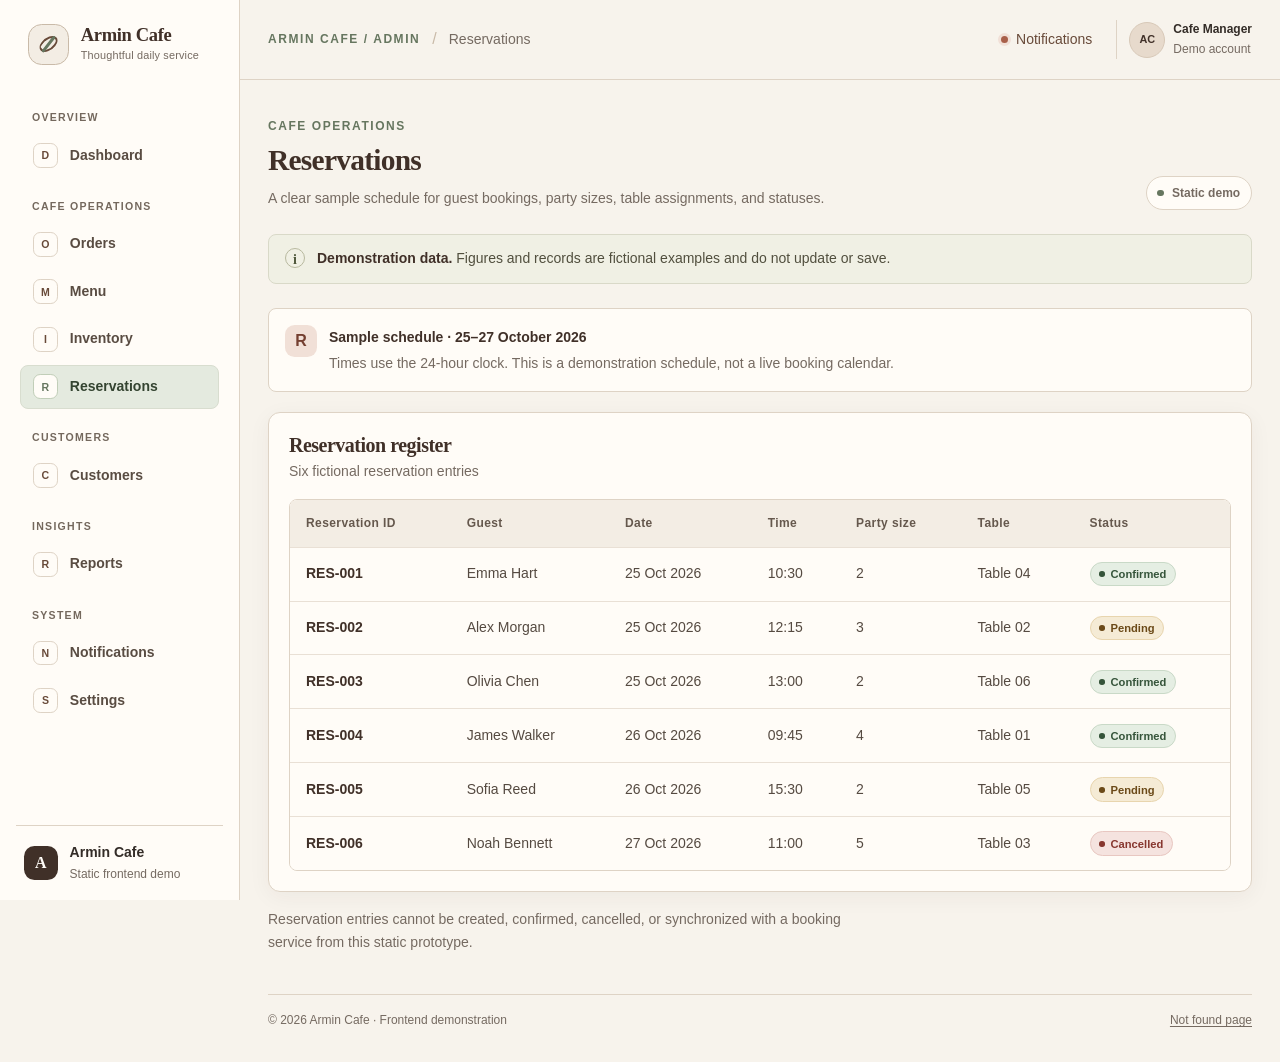
<file: pages/reservations.html>
<!doctype html>
<html lang="en">
<head>
  <meta charset="utf-8">
  <meta name="viewport" content="width=device-width, initial-scale=1">
  <meta name="theme-color" content="#F7F3EC">
  <meta name="description" content="A clear sample schedule for guest bookings, party sizes, table assignments, and statuses.">
  <title>Reservations | Armin Cafe</title>
  <link rel="stylesheet" href="../css/reset.css">
  <link rel="stylesheet" href="../css/variables.css">
  <link rel="stylesheet" href="../css/base.css">
  <link rel="stylesheet" href="../css/layout.css">
  <link rel="stylesheet" href="../css/components.css">
  <link rel="stylesheet" href="../css/pages.css">
  <link rel="stylesheet" href="../css/responsive.css">
</head>
<body>
  <a class="skip-link" href="#main-content">Skip to main content</a>
  <div class="app-layout">
    <aside class="sidebar" aria-label="Application sidebar">
      <a class="brand" href="../index.html" aria-label="Armin Cafe dashboard">
      <span class="brand__mark" aria-hidden="true"><span></span><span></span></span>
      <span class="brand__wordmark"><strong>Armin Cafe</strong><small>Thoughtful daily service</small></span>
    </a>
      <nav class="sidebar__nav" aria-label="Main navigation"><p class="nav-group-label">OVERVIEW</p>
<ul class="nav-list">
<li><a class="sidebar__link" href="../index.html"><span class="nav-mark" aria-hidden="true">D</span><span>Dashboard</span></a></li>
</ul>
<p class="nav-group-label">CAFE OPERATIONS</p>
<ul class="nav-list">
<li><a class="sidebar__link" href="orders.html"><span class="nav-mark" aria-hidden="true">O</span><span>Orders</span></a></li>
<li><a class="sidebar__link" href="menu.html"><span class="nav-mark" aria-hidden="true">M</span><span>Menu</span></a></li>
<li><a class="sidebar__link" href="inventory.html"><span class="nav-mark" aria-hidden="true">I</span><span>Inventory</span></a></li>
<li><a class="sidebar__link sidebar__link--active" href="reservations.html" aria-current="page"><span class="nav-mark" aria-hidden="true">R</span><span>Reservations</span></a></li>
</ul>
<p class="nav-group-label">CUSTOMERS</p>
<ul class="nav-list">
<li><a class="sidebar__link" href="customers.html"><span class="nav-mark" aria-hidden="true">C</span><span>Customers</span></a></li>
</ul>
<p class="nav-group-label">INSIGHTS</p>
<ul class="nav-list">
<li><a class="sidebar__link" href="reports.html"><span class="nav-mark" aria-hidden="true">R</span><span>Reports</span></a></li>
</ul>
<p class="nav-group-label">SYSTEM</p>
<ul class="nav-list">
<li><a class="sidebar__link" href="notifications.html"><span class="nav-mark" aria-hidden="true">N</span><span>Notifications</span></a></li>
<li><a class="sidebar__link" href="settings.html"><span class="nav-mark" aria-hidden="true">S</span><span>Settings</span></a></li>
</ul></nav>
      <div class="sidebar__footer"><span class="sidebar__footer-mark" aria-hidden="true">A</span><div><strong>Armin Cafe</strong><small>Static frontend demo</small></div></div>
    </aside>
    <div class="app-shell">
      <header class="topbar">
      <div class="topbar__context"><span class="eyebrow">ARMIN CAFE / ADMIN</span><span class="topbar__divider" aria-hidden="true">/</span><span class="topbar__page">Reservations</span></div>
      <div class="topbar__tools">
        <a class="topbar__notification" href="notifications.html" aria-label="View notifications"><span class="notification-dot" aria-hidden="true"></span><span>Notifications</span></a>
        <div class="profile-chip"><span class="profile-avatar" aria-hidden="true">AC</span><span class="profile-copy"><strong>Cafe Manager</strong><small>Demo account</small></span></div>
      </div>
      <details class="mobile-nav">
        <summary><span class="mobile-nav__icon" aria-hidden="true"><span></span><span></span><span></span></span><span>Navigation</span></summary>
        <nav aria-label="Mobile navigation"><p class="nav-group-label">OVERVIEW</p>
<ul class="nav-list">
<li><a class="sidebar__link" href="../index.html"><span class="nav-mark" aria-hidden="true">D</span><span>Dashboard</span></a></li>
</ul>
<p class="nav-group-label">CAFE OPERATIONS</p>
<ul class="nav-list">
<li><a class="sidebar__link" href="orders.html"><span class="nav-mark" aria-hidden="true">O</span><span>Orders</span></a></li>
<li><a class="sidebar__link" href="menu.html"><span class="nav-mark" aria-hidden="true">M</span><span>Menu</span></a></li>
<li><a class="sidebar__link" href="inventory.html"><span class="nav-mark" aria-hidden="true">I</span><span>Inventory</span></a></li>
<li><a class="sidebar__link sidebar__link--active" href="reservations.html" aria-current="page"><span class="nav-mark" aria-hidden="true">R</span><span>Reservations</span></a></li>
</ul>
<p class="nav-group-label">CUSTOMERS</p>
<ul class="nav-list">
<li><a class="sidebar__link" href="customers.html"><span class="nav-mark" aria-hidden="true">C</span><span>Customers</span></a></li>
</ul>
<p class="nav-group-label">INSIGHTS</p>
<ul class="nav-list">
<li><a class="sidebar__link" href="reports.html"><span class="nav-mark" aria-hidden="true">R</span><span>Reports</span></a></li>
</ul>
<p class="nav-group-label">SYSTEM</p>
<ul class="nav-list">
<li><a class="sidebar__link" href="notifications.html"><span class="nav-mark" aria-hidden="true">N</span><span>Notifications</span></a></li>
<li><a class="sidebar__link" href="settings.html"><span class="nav-mark" aria-hidden="true">S</span><span>Settings</span></a></li>
</ul></nav>
      </details>
    </header>
      <main id="main-content" class="main-content">
        <div class="page-heading">
          <div><p class="eyebrow">CAFE OPERATIONS</p><h1>Reservations</h1><p class="page-heading__description">A clear sample schedule for guest bookings, party sizes, table assignments, and statuses.</p></div>
          <span class="demo-pill"><span aria-hidden="true"></span> Static demo</span>
        </div>
        <div class="demo-notice" role="note"><span class="demo-notice__mark" aria-hidden="true">i</span><p><strong>Demonstration data.</strong> Figures and records are fictional examples and do not update or save.</p></div>
        <div class="reservation-note"><div class="reservation-note__icon" aria-hidden="true">R</div><div><strong>Sample schedule · 25–27 October 2026</strong><p>Times use the 24-hour clock. This is a demonstration schedule, not a live booking calendar.</p></div></div><section class="section-card section-card--table"><div class="section-card__header"><div><h2>Reservation register</h2><p>Six fictional reservation entries</p></div></div><div class="table-scroll" tabindex="0" role="region" aria-label="Scrollable table: Fictional café reservation schedule">
<table class="data-table"><caption class="visually-hidden">Fictional café reservation schedule</caption><thead><tr><th scope="col">Reservation ID</th><th scope="col">Guest</th><th scope="col">Date</th><th scope="col">Time</th><th scope="col">Party size</th><th scope="col">Table</th><th scope="col">Status</th></tr></thead><tbody><tr><th scope="row">RES-001</th><td>Emma Hart</td><td>25 Oct 2026</td><td>10:30</td><td>2</td><td>Table 04</td><td><span class="status-badge status-badge--success"><span class="status-badge__dot" aria-hidden="true"></span>Confirmed</span></td></tr><tr><th scope="row">RES-002</th><td>Alex Morgan</td><td>25 Oct 2026</td><td>12:15</td><td>3</td><td>Table 02</td><td><span class="status-badge status-badge--warning"><span class="status-badge__dot" aria-hidden="true"></span>Pending</span></td></tr><tr><th scope="row">RES-003</th><td>Olivia Chen</td><td>25 Oct 2026</td><td>13:00</td><td>2</td><td>Table 06</td><td><span class="status-badge status-badge--success"><span class="status-badge__dot" aria-hidden="true"></span>Confirmed</span></td></tr><tr><th scope="row">RES-004</th><td>James Walker</td><td>26 Oct 2026</td><td>09:45</td><td>4</td><td>Table 01</td><td><span class="status-badge status-badge--success"><span class="status-badge__dot" aria-hidden="true"></span>Confirmed</span></td></tr><tr><th scope="row">RES-005</th><td>Sofia Reed</td><td>26 Oct 2026</td><td>15:30</td><td>2</td><td>Table 05</td><td><span class="status-badge status-badge--warning"><span class="status-badge__dot" aria-hidden="true"></span>Pending</span></td></tr><tr><th scope="row">RES-006</th><td>Noah Bennett</td><td>27 Oct 2026</td><td>11:00</td><td>5</td><td>Table 03</td><td><span class="status-badge status-badge--danger"><span class="status-badge__dot" aria-hidden="true"></span>Cancelled</span></td></tr></tbody></table></div></section><p class="page-note">Reservation entries cannot be created, confirmed, cancelled, or synchronized with a booking service from this static prototype.</p>
        <footer class="page-footer"><span>© 2026 Armin Cafe · Frontend demonstration</span><a href="404.html">Not found page</a></footer>
      </main>
    </div>
  </div>
</body>
</html>
</file>
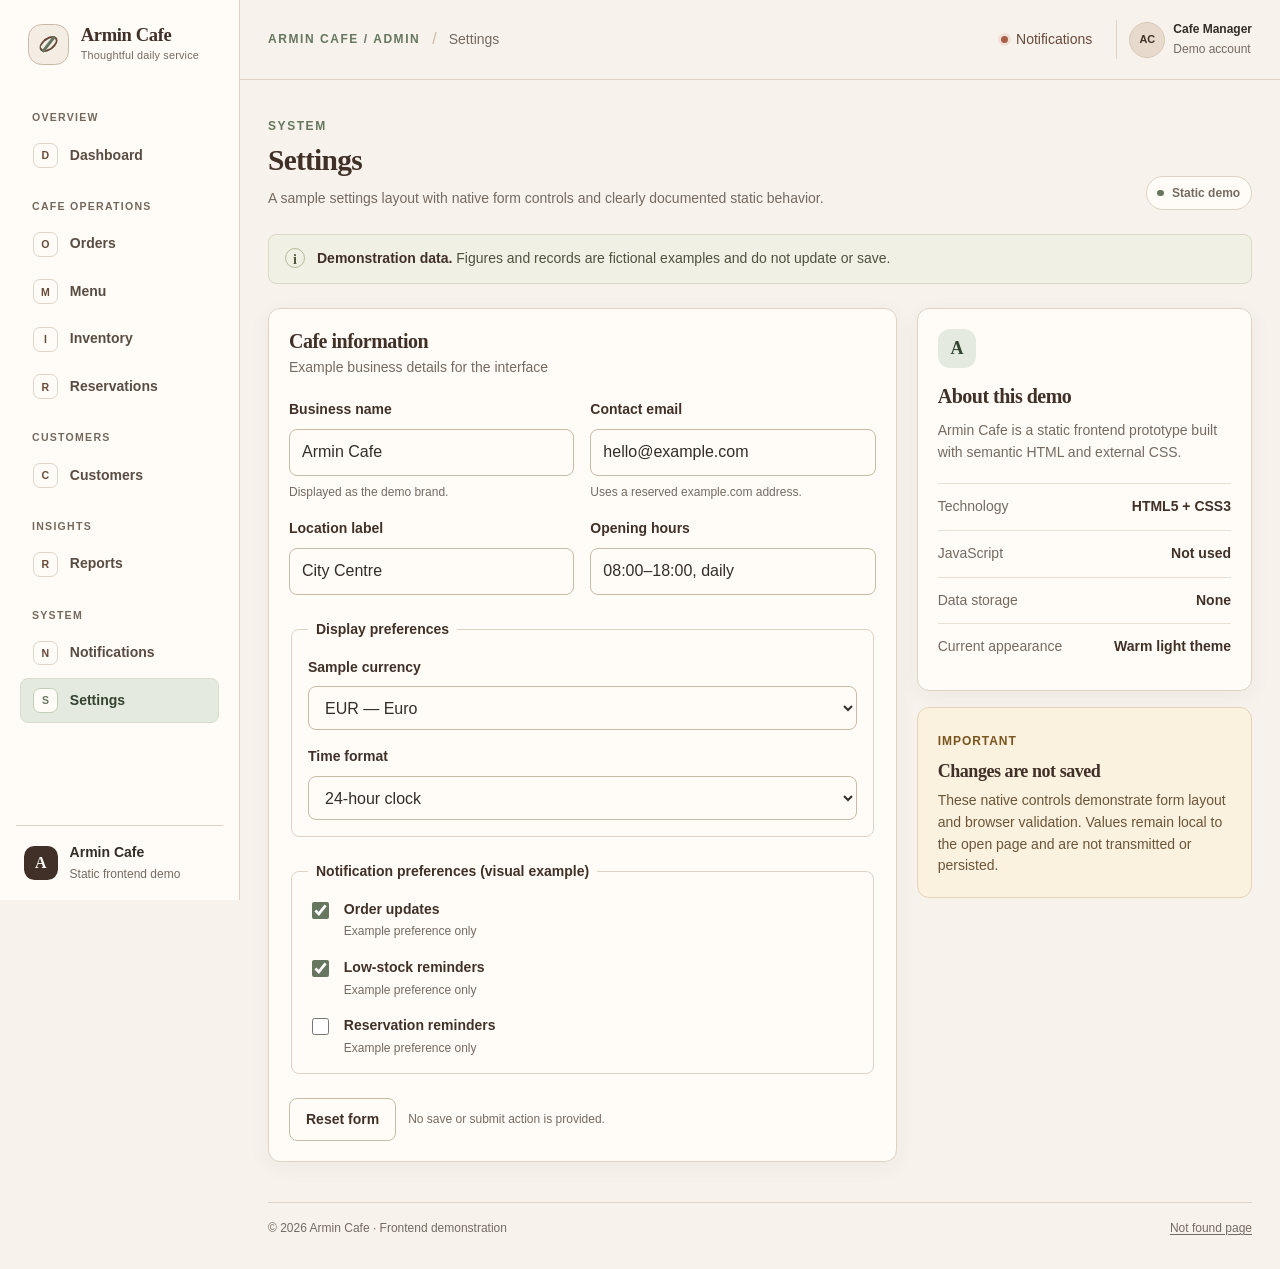
<file: pages/settings.html>
<!doctype html>
<html lang="en">
<head>
  <meta charset="utf-8">
  <meta name="viewport" content="width=device-width, initial-scale=1">
  <meta name="theme-color" content="#F7F3EC">
  <meta name="description" content="A sample settings layout with native form controls and clearly documented static behavior.">
  <title>Settings | Armin Cafe</title>
  <link rel="stylesheet" href="../css/reset.css">
  <link rel="stylesheet" href="../css/variables.css">
  <link rel="stylesheet" href="../css/base.css">
  <link rel="stylesheet" href="../css/layout.css">
  <link rel="stylesheet" href="../css/components.css">
  <link rel="stylesheet" href="../css/pages.css">
  <link rel="stylesheet" href="../css/responsive.css">
</head>
<body>
  <a class="skip-link" href="#main-content">Skip to main content</a>
  <div class="app-layout">
    <aside class="sidebar" aria-label="Application sidebar">
      <a class="brand" href="../index.html" aria-label="Armin Cafe dashboard">
      <span class="brand__mark" aria-hidden="true"><span></span><span></span></span>
      <span class="brand__wordmark"><strong>Armin Cafe</strong><small>Thoughtful daily service</small></span>
    </a>
      <nav class="sidebar__nav" aria-label="Main navigation"><p class="nav-group-label">OVERVIEW</p>
<ul class="nav-list">
<li><a class="sidebar__link" href="../index.html"><span class="nav-mark" aria-hidden="true">D</span><span>Dashboard</span></a></li>
</ul>
<p class="nav-group-label">CAFE OPERATIONS</p>
<ul class="nav-list">
<li><a class="sidebar__link" href="orders.html"><span class="nav-mark" aria-hidden="true">O</span><span>Orders</span></a></li>
<li><a class="sidebar__link" href="menu.html"><span class="nav-mark" aria-hidden="true">M</span><span>Menu</span></a></li>
<li><a class="sidebar__link" href="inventory.html"><span class="nav-mark" aria-hidden="true">I</span><span>Inventory</span></a></li>
<li><a class="sidebar__link" href="reservations.html"><span class="nav-mark" aria-hidden="true">R</span><span>Reservations</span></a></li>
</ul>
<p class="nav-group-label">CUSTOMERS</p>
<ul class="nav-list">
<li><a class="sidebar__link" href="customers.html"><span class="nav-mark" aria-hidden="true">C</span><span>Customers</span></a></li>
</ul>
<p class="nav-group-label">INSIGHTS</p>
<ul class="nav-list">
<li><a class="sidebar__link" href="reports.html"><span class="nav-mark" aria-hidden="true">R</span><span>Reports</span></a></li>
</ul>
<p class="nav-group-label">SYSTEM</p>
<ul class="nav-list">
<li><a class="sidebar__link" href="notifications.html"><span class="nav-mark" aria-hidden="true">N</span><span>Notifications</span></a></li>
<li><a class="sidebar__link sidebar__link--active" href="settings.html" aria-current="page"><span class="nav-mark" aria-hidden="true">S</span><span>Settings</span></a></li>
</ul></nav>
      <div class="sidebar__footer"><span class="sidebar__footer-mark" aria-hidden="true">A</span><div><strong>Armin Cafe</strong><small>Static frontend demo</small></div></div>
    </aside>
    <div class="app-shell">
      <header class="topbar">
      <div class="topbar__context"><span class="eyebrow">ARMIN CAFE / ADMIN</span><span class="topbar__divider" aria-hidden="true">/</span><span class="topbar__page">Settings</span></div>
      <div class="topbar__tools">
        <a class="topbar__notification" href="notifications.html" aria-label="View notifications"><span class="notification-dot" aria-hidden="true"></span><span>Notifications</span></a>
        <div class="profile-chip"><span class="profile-avatar" aria-hidden="true">AC</span><span class="profile-copy"><strong>Cafe Manager</strong><small>Demo account</small></span></div>
      </div>
      <details class="mobile-nav">
        <summary><span class="mobile-nav__icon" aria-hidden="true"><span></span><span></span><span></span></span><span>Navigation</span></summary>
        <nav aria-label="Mobile navigation"><p class="nav-group-label">OVERVIEW</p>
<ul class="nav-list">
<li><a class="sidebar__link" href="../index.html"><span class="nav-mark" aria-hidden="true">D</span><span>Dashboard</span></a></li>
</ul>
<p class="nav-group-label">CAFE OPERATIONS</p>
<ul class="nav-list">
<li><a class="sidebar__link" href="orders.html"><span class="nav-mark" aria-hidden="true">O</span><span>Orders</span></a></li>
<li><a class="sidebar__link" href="menu.html"><span class="nav-mark" aria-hidden="true">M</span><span>Menu</span></a></li>
<li><a class="sidebar__link" href="inventory.html"><span class="nav-mark" aria-hidden="true">I</span><span>Inventory</span></a></li>
<li><a class="sidebar__link" href="reservations.html"><span class="nav-mark" aria-hidden="true">R</span><span>Reservations</span></a></li>
</ul>
<p class="nav-group-label">CUSTOMERS</p>
<ul class="nav-list">
<li><a class="sidebar__link" href="customers.html"><span class="nav-mark" aria-hidden="true">C</span><span>Customers</span></a></li>
</ul>
<p class="nav-group-label">INSIGHTS</p>
<ul class="nav-list">
<li><a class="sidebar__link" href="reports.html"><span class="nav-mark" aria-hidden="true">R</span><span>Reports</span></a></li>
</ul>
<p class="nav-group-label">SYSTEM</p>
<ul class="nav-list">
<li><a class="sidebar__link" href="notifications.html"><span class="nav-mark" aria-hidden="true">N</span><span>Notifications</span></a></li>
<li><a class="sidebar__link sidebar__link--active" href="settings.html" aria-current="page"><span class="nav-mark" aria-hidden="true">S</span><span>Settings</span></a></li>
</ul></nav>
      </details>
    </header>
      <main id="main-content" class="main-content">
        <div class="page-heading">
          <div><p class="eyebrow">SYSTEM</p><h1>Settings</h1><p class="page-heading__description">A sample settings layout with native form controls and clearly documented static behavior.</p></div>
          <span class="demo-pill"><span aria-hidden="true"></span> Static demo</span>
        </div>
        <div class="demo-notice" role="note"><span class="demo-notice__mark" aria-hidden="true">i</span><p><strong>Demonstration data.</strong> Figures and records are fictional examples and do not update or save.</p></div>
        <div class="settings-layout">
<section class="section-card settings-section"><div class="section-card__header"><div><h2>Cafe information</h2><p>Example business details for the interface</p></div></div>
<form class="settings-form" id="demo-settings"><div class="form-grid"><div class="form-field"><label for="cafe-name">Business name</label><input id="cafe-name" name="cafe-name" type="text" value="Armin Cafe" required maxlength="80"><small>Displayed as the demo brand.</small></div><div class="form-field"><label for="contact-email">Contact email</label><input id="contact-email" name="contact-email" type="email" value="hello@example.com" required><small>Uses a reserved example.com address.</small></div><div class="form-field"><label for="cafe-location">Location label</label><input id="cafe-location" name="cafe-location" type="text" value="City Centre" maxlength="80"></div><div class="form-field"><label for="opening-hours">Opening hours</label><input id="opening-hours" name="opening-hours" type="text" value="08:00–18:00, daily" maxlength="80"></div></div>
<fieldset class="form-fieldset"><legend>Display preferences</legend><div class="form-field"><label for="currency">Sample currency</label><select id="currency" name="currency"><option selected>EUR — Euro</option><option>GBP — Pound sterling</option><option>USD — US dollar</option></select></div><div class="form-field"><label for="time-format">Time format</label><select id="time-format" name="time-format"><option selected>24-hour clock</option><option>12-hour clock</option></select></div></fieldset>
<fieldset class="form-fieldset"><legend>Notification preferences (visual example)</legend><label class="check-field"><input type="checkbox" name="order-notifications" checked><span><strong>Order updates</strong><small>Example preference only</small></span></label><label class="check-field"><input type="checkbox" name="inventory-notifications" checked><span><strong>Low-stock reminders</strong><small>Example preference only</small></span></label><label class="check-field"><input type="checkbox" name="reservation-notifications"><span><strong>Reservation reminders</strong><small>Example preference only</small></span></label></fieldset>
<div class="form-actions"><button class="button button--secondary" type="reset">Reset form</button><span class="form-help">No save or submit action is provided.</span></div></form></section>
<aside class="settings-aside"><section class="section-card settings-aside-card"><span class="settings-aside-card__mark" aria-hidden="true">A</span><h2>About this demo</h2><p>Armin Cafe is a static frontend prototype built with semantic HTML and external CSS.</p><dl class="details-list"><div><dt>Technology</dt><dd>HTML5 + CSS3</dd></div><div><dt>JavaScript</dt><dd>Not used</dd></div><div><dt>Data storage</dt><dd>None</dd></div><div><dt>Current appearance</dt><dd>Warm light theme</dd></div></dl></section><section class="notice-card"><span class="notice-card__label">Important</span><h2>Changes are not saved</h2><p>These native controls demonstrate form layout and browser validation. Values remain local to the open page and are not transmitted or persisted.</p></section></aside>
</div>
        <footer class="page-footer"><span>© 2026 Armin Cafe · Frontend demonstration</span><a href="404.html">Not found page</a></footer>
      </main>
    </div>
  </div>
</body>
</html>
</file>
<file: css/variables.css>
:root {
  color-scheme: light;
  --color-page: #F7F3EC;
  --color-surface: #FFFCF7;
  --color-surface-muted: #EEE5D9;
  --color-surface-soft: #F3EDE4;
  --color-espresso: #403028;
  --color-coffee: #684A39;
  --color-sage: #66765F;
  --color-sage-soft: #E4EADF;
  --color-terracotta: #A85F49;
  --color-terracotta-soft: #F1E0D7;
  --color-text: #332C27;
  --color-text-muted: #756A61;
  --color-border: #DED3C5;
  --color-border-strong: #C9BAA8;
  --color-success: #496B4D;
  --color-success-soft: #E5EEE3;
  --color-warning: #79551F;
  --color-warning-soft: #F5EBD5;
  --color-danger: #923E35;
  --color-danger-soft: #F5E3DF;
  --color-info: #456674;
  --color-info-soft: #E3EDF0;
  --color-focus: #8A5B3D;

  --font-body: "Segoe UI", "Helvetica Neue", Arial, sans-serif;
  --font-heading: Georgia, "Times New Roman", serif;
  --font-size-xs: 0.75rem;
  --font-size-sm: 0.875rem;
  --font-size-base: 1rem;
  --font-size-lg: 1.125rem;
  --font-size-xl: 1.25rem;
  --font-size-2xl: 1.5rem;
  --font-size-page: 1.875rem;

  --space-1: 0.25rem;
  --space-2: 0.5rem;
  --space-3: 0.75rem;
  --space-4: 1rem;
  --space-5: 1.25rem;
  --space-6: 1.5rem;
  --space-8: 2rem;
  --space-10: 2.5rem;
  --space-12: 3rem;
  --space-16: 4rem;

  --radius-sm: 0.375rem;
  --radius-md: 0.5rem;
  --radius-card: 0.75rem;
  --radius-lg: 1rem;
  --radius-pill: 999px;

  --shadow-soft: 0 5px 22px rgb(64 48 40 / 5%);
  --shadow-raised: 0 10px 30px rgb(64 48 40 / 8%);
  --focus-ring: 0 0 0 3px rgb(138 91 61 / 30%);
  --transition-fast: 140ms ease;
  --transition-medium: 200ms ease;

  --sidebar-width: 16.5rem;
  --content-max: 94rem;
  --header-height: 5rem;
}
</file>
<file: css/base.css>
html {
  min-width: 320px;
  background: var(--color-page);
}

body {
  min-height: 100vh;
  background: var(--color-page);
  color: var(--color-text);
  font-family: var(--font-body);
  font-size: var(--font-size-base);
  line-height: 1.55;
  -webkit-font-smoothing: antialiased;
}

h1,
h2,
h3,
h4 {
  color: var(--color-espresso);
  font-weight: 600;
  line-height: 1.2;
}

h1,
h2 {
  font-family: var(--font-heading);
  letter-spacing: -0.025em;
}

h1 {
  font-size: clamp(1.65rem, 2.3vw, var(--font-size-page));
}

h2 {
  font-size: var(--font-size-xl);
}

h3 {
  font-size: var(--font-size-base);
}

p {
  max-width: 75ch;
}

a {
  color: var(--color-coffee);
  text-decoration-thickness: 1px;
  text-underline-offset: 0.18em;
}

a:hover {
  color: var(--color-terracotta);
}

button,
input,
select,
textarea {
  accent-color: var(--color-sage);
}

button:focus-visible,
a:focus-visible,
input:focus-visible,
select:focus-visible,
textarea:focus-visible,
summary:focus-visible,
.table-scroll:focus-visible {
  outline: 3px solid var(--color-focus);
  outline-offset: 3px;
  box-shadow: var(--focus-ring);
}

::selection {
  background: var(--color-sage-soft);
  color: var(--color-espresso);
}

.visually-hidden {
  position: absolute;
  width: 1px;
  height: 1px;
  padding: 0;
  margin: -1px;
  overflow: hidden;
  clip: rect(0, 0, 0, 0);
  white-space: nowrap;
  border: 0;
}

.skip-link {
  position: fixed;
  z-index: 20;
  top: var(--space-3);
  left: var(--space-3);
  padding: var(--space-3) var(--space-4);
  border-radius: var(--radius-md);
  background: var(--color-espresso);
  color: var(--color-surface);
  transform: translateY(-160%);
}

.skip-link:focus {
  transform: translateY(0);
  color: var(--color-surface);
}

.eyebrow {
  color: var(--color-sage);
  font-size: var(--font-size-xs);
  font-weight: 750;
  letter-spacing: 0.13em;
  line-height: 1.4;
  text-transform: uppercase;
}

small {
  font-size: var(--font-size-xs);
}
</file>
<file: css/layout.css>
body {
  overflow-wrap: anywhere;
}

.app-layout {
  min-height: 100vh;
}

.sidebar {
  position: fixed;
  z-index: 5;
  inset: 0 auto 0 0;
  display: flex;
  width: var(--sidebar-width);
  flex-direction: column;
  padding: var(--space-6) var(--space-4) var(--space-4);
  border-right: 1px solid var(--color-border);
  background: var(--color-surface);
}

.brand {
  display: flex;
  min-height: 3.5rem;
  align-items: center;
  gap: var(--space-3);
  padding: 0 var(--space-3) var(--space-6);
  color: var(--color-espresso);
  text-decoration: none;
}

.brand:hover {
  color: var(--color-espresso);
}

.brand__mark {
  position: relative;
  display: grid;
  width: 2.55rem;
  height: 2.55rem;
  flex: 0 0 auto;
  place-items: center;
  overflow: hidden;
  border: 1px solid var(--color-border-strong);
  border-radius: 0.85rem;
  background: var(--color-surface-soft);
}

.brand__mark::before,
.brand__mark::after,
.brand__mark span {
  position: absolute;
  display: block;
  content: "";
}

.brand__mark::before {
  width: 0.82rem;
  height: 1.26rem;
  border: 2px solid var(--color-coffee);
  border-radius: 65% 35% 65% 35%;
  transform: rotate(38deg);
}

.brand__mark::after {
  width: 0.16rem;
  height: 1.28rem;
  border-radius: var(--radius-pill);
  background: var(--color-sage);
  transform: rotate(38deg);
}

.brand__mark span:first-child {
  width: 0.12rem;
  height: 0.52rem;
  border-radius: var(--radius-pill);
  background: var(--color-surface-soft);
  transform: translate(-0.28rem, 0.03rem) rotate(38deg);
}

.brand__mark span:last-child {
  width: 0.12rem;
  height: 0.48rem;
  border-radius: var(--radius-pill);
  background: var(--color-surface-soft);
  transform: translate(0.25rem, -0.08rem) rotate(38deg);
}

.brand__wordmark,
.profile-copy {
  display: grid;
  gap: 0.1rem;
}

.brand__wordmark strong {
  font-family: var(--font-heading);
  font-size: 1.16rem;
  font-weight: 700;
  letter-spacing: -0.02em;
  line-height: 1.1;
}

.brand__wordmark small {
  color: var(--color-text-muted);
  font-size: 0.68rem;
  letter-spacing: 0.015em;
}

.sidebar__nav {
  flex: 1;
  overflow-y: auto;
  padding: 0 var(--space-1);
}

.nav-group-label {
  padding: var(--space-5) var(--space-3) var(--space-2);
  color: #74685D;
  font-size: 0.66rem;
  font-weight: 750;
  letter-spacing: 0.12em;
}

.nav-list {
  display: grid;
  gap: 0.2rem;
  list-style: none;
}

.sidebar__link {
  display: flex;
  min-height: 2.65rem;
  align-items: center;
  gap: var(--space-3);
  padding: 0.55rem var(--space-3);
  border: 1px solid transparent;
  border-radius: var(--radius-md);
  color: #594C42;
  font-size: var(--font-size-sm);
  font-weight: 550;
  text-decoration: none;
  transition: background-color var(--transition-fast), color var(--transition-fast), border-color var(--transition-fast);
}

.sidebar__link:hover {
  border-color: var(--color-border);
  background: var(--color-page);
  color: var(--color-espresso);
}

.sidebar__link--active {
  border-color: #D8DDCF;
  background: var(--color-sage-soft);
  color: #344431;
  font-weight: 700;
}

.sidebar__link--active:hover {
  border-color: #C8D0BE;
  background: #DDE5D6;
  color: #344431;
}

.nav-mark {
  display: inline-grid;
  width: 1.55rem;
  height: 1.55rem;
  flex: 0 0 auto;
  place-items: center;
  border: 1px solid var(--color-border);
  border-radius: 0.45rem;
  background: rgb(255 252 247 / 72%);
  color: var(--color-coffee);
  font-size: 0.66rem;
  font-weight: 750;
}

.sidebar__link--active .nav-mark {
  border-color: #C1CEB8;
  background: var(--color-surface);
  color: var(--color-sage);
}

.sidebar__footer {
  display: flex;
  align-items: center;
  gap: var(--space-3);
  margin-top: var(--space-4);
  padding: var(--space-4) var(--space-2) 0;
  border-top: 1px solid var(--color-border);
}

.sidebar__footer-mark {
  display: grid;
  width: 2.1rem;
  height: 2.1rem;
  place-items: center;
  border-radius: 0.65rem;
  background: var(--color-espresso);
  color: var(--color-surface);
  font-family: var(--font-heading);
  font-weight: 700;
}

.sidebar__footer div {
  display: grid;
  gap: 0.1rem;
}

.sidebar__footer strong {
  font-size: var(--font-size-sm);
}

.sidebar__footer small {
  color: var(--color-text-muted);
}

.app-shell {
  min-width: 0;
  min-height: 100vh;
  margin-left: var(--sidebar-width);
}

.topbar {
  position: sticky;
  z-index: 4;
  top: 0;
  display: flex;
  min-height: var(--header-height);
  align-items: center;
  justify-content: space-between;
  gap: var(--space-4);
  padding: 0 clamp(1.5rem, 3.2vw, 3.5rem);
  border-bottom: 1px solid var(--color-border);
  background: rgb(247 243 236 / 94%);
  backdrop-filter: blur(12px);
}

.topbar__context,
.topbar__tools {
  display: flex;
  min-width: 0;
  align-items: center;
  gap: var(--space-3);
}

.topbar__divider {
  color: var(--color-border-strong);
}

.topbar__page {
  overflow: hidden;
  color: var(--color-text-muted);
  font-size: var(--font-size-sm);
  text-overflow: ellipsis;
  white-space: nowrap;
}

.topbar__notification {
  display: flex;
  min-height: 2.35rem;
  align-items: center;
  gap: var(--space-2);
  padding: 0 var(--space-3);
  border-radius: var(--radius-md);
  color: var(--color-coffee);
  font-size: var(--font-size-sm);
  text-decoration: none;
}

.topbar__notification:hover {
  background: var(--color-surface);
}

.notification-dot {
  width: 0.45rem;
  height: 0.45rem;
  border-radius: 50%;
  background: var(--color-terracotta);
  box-shadow: 0 0 0 3px var(--color-terracotta-soft);
}

.profile-chip {
  display: flex;
  align-items: center;
  gap: var(--space-2);
  padding-left: var(--space-3);
  border-left: 1px solid var(--color-border);
}

.profile-avatar {
  display: grid;
  width: 2.25rem;
  height: 2.25rem;
  flex: 0 0 auto;
  place-items: center;
  border: 1px solid #D7C8B7;
  border-radius: 50%;
  background: #E7DACC;
  color: var(--color-espresso);
  font-size: 0.68rem;
  font-weight: 800;
}

.profile-copy strong {
  font-size: var(--font-size-xs);
  white-space: nowrap;
}

.profile-copy small {
  color: var(--color-text-muted);
}

.main-content {
  width: min(100%, var(--content-max));
  margin: 0 auto;
  padding: clamp(1.5rem, 3vw, 3rem) clamp(1.5rem, 3.2vw, 3.5rem) var(--space-8);
}

.page-heading {
  display: flex;
  align-items: flex-end;
  justify-content: space-between;
  gap: var(--space-5);
  margin-bottom: var(--space-6);
}

.page-heading h1 {
  margin-top: var(--space-2);
}

.page-heading__description {
  margin-top: var(--space-2);
  color: var(--color-text-muted);
  font-size: var(--font-size-sm);
  line-height: 1.65;
}

.page-footer {
  display: flex;
  flex-wrap: wrap;
  justify-content: space-between;
  gap: var(--space-3);
  margin-top: var(--space-10);
  padding-top: var(--space-4);
  border-top: 1px solid var(--color-border);
  color: var(--color-text-muted);
  font-size: var(--font-size-xs);
}

.page-footer a {
  color: var(--color-text-muted);
}

.mobile-nav {
  display: none;
}
</file>
<file: css/components.css>
/* Notices and page labels */
.demo-pill {
  display: inline-flex;
  flex: 0 0 auto;
  align-items: center;
  gap: var(--space-2);
  padding: 0.4rem 0.68rem;
  border: 1px solid var(--color-border);
  border-radius: var(--radius-pill);
  background: var(--color-surface);
  color: var(--color-text-muted);
  font-size: var(--font-size-xs);
  font-weight: 650;
}

.demo-pill > span {
  width: 0.42rem;
  height: 0.42rem;
  border-radius: 50%;
  background: var(--color-sage);
}

.demo-notice {
  display: flex;
  align-items: flex-start;
  gap: var(--space-3);
  margin-bottom: var(--space-6);
  padding: 0.85rem var(--space-4);
  border: 1px solid #D9D9C8;
  border-radius: var(--radius-md);
  background: #F0F0E4;
  color: #514F3E;
  font-size: var(--font-size-sm);
}

.demo-notice__mark {
  display: grid;
  width: 1.25rem;
  height: 1.25rem;
  flex: 0 0 auto;
  place-items: center;
  border: 1px solid #B8B99F;
  border-radius: 50%;
  color: #515A3E;
  font-family: var(--font-heading);
  font-size: var(--font-size-sm);
  font-weight: 700;
}

.demo-notice p {
  max-width: none;
}

.demo-notice strong {
  color: var(--color-espresso);
}

.page-note {
  margin-top: var(--space-4);
  color: var(--color-text-muted);
  font-size: var(--font-size-sm);
  line-height: 1.65;
}

/* Cards and section headings */
.section-card {
  min-width: 0;
  padding: var(--space-5);
  border: 1px solid var(--color-border);
  border-radius: var(--radius-card);
  background: var(--color-surface);
  box-shadow: var(--shadow-soft);
}

.section-card__header {
  display: flex;
  align-items: flex-start;
  justify-content: space-between;
  gap: var(--space-4);
  margin-bottom: var(--space-5);
}

.section-card__header h2 {
  font-size: var(--font-size-xl);
}

.section-card__header p {
  margin-top: var(--space-1);
  color: var(--color-text-muted);
  font-size: var(--font-size-sm);
}

.text-link {
  display: inline-flex;
  flex: 0 0 auto;
  align-items: center;
  gap: var(--space-2);
  font-size: var(--font-size-sm);
  font-weight: 700;
  text-decoration: none;
}

.text-link span {
  font-size: var(--font-size-lg);
  line-height: 1;
}

.button {
  display: inline-flex;
  min-height: 2.65rem;
  align-items: center;
  justify-content: center;
  gap: var(--space-2);
  padding: 0.65rem 1rem;
  border: 1px solid transparent;
  border-radius: var(--radius-md);
  font-size: var(--font-size-sm);
  font-weight: 700;
  line-height: 1.2;
  text-align: center;
  text-decoration: none;
  transition: background-color var(--transition-fast), color var(--transition-fast), border-color var(--transition-fast);
}

.button--primary {
  border-color: var(--color-espresso);
  background: var(--color-espresso);
  color: var(--color-surface);
}

.button--primary:hover {
  border-color: #2F221D;
  background: #2F221D;
  color: var(--color-surface);
}

.button--secondary {
  border-color: var(--color-border-strong);
  background: var(--color-surface);
  color: var(--color-espresso);
}

.button--secondary:hover {
  border-color: var(--color-coffee);
  background: var(--color-page);
  color: var(--color-espresso);
}

/* KPI and metric components */
.kpi-grid {
  display: grid;
  grid-template-columns: repeat(4, minmax(0, 1fr));
  gap: var(--space-4);
  margin-bottom: var(--space-5);
}

.stat-card {
  min-width: 0;
  padding: var(--space-5);
  border: 1px solid var(--color-border);
  border-radius: var(--radius-card);
  background: var(--color-surface);
  box-shadow: var(--shadow-soft);
}

.stat-card--attention {
  border-color: #E0D2B8;
  background: #FFFBF3;
}

.stat-card__top {
  display: flex;
  align-items: center;
  justify-content: space-between;
  gap: var(--space-2);
}

.stat-card__label {
  color: var(--color-text-muted);
  font-size: var(--font-size-sm);
  font-weight: 600;
}

.stat-card__icon {
  display: grid;
  width: 2rem;
  height: 2rem;
  flex: 0 0 auto;
  place-items: center;
  border-radius: 0.65rem;
  font-size: var(--font-size-base);
  font-weight: 750;
}

.stat-card__icon--espresso { background: #E9DED4; color: var(--color-espresso); }
.stat-card__icon--sage { background: var(--color-sage-soft); color: #344431; }
.stat-card__icon--terracotta { background: var(--color-terracotta-soft); color: #743F30; }
.stat-card__icon--sand { background: var(--color-warning-soft); color: var(--color-warning); }

.stat-card__value {
  margin-top: var(--space-4);
  color: var(--color-espresso);
  font-size: clamp(1.45rem, 2vw, 1.9rem);
  font-weight: 750;
  letter-spacing: -0.045em;
  line-height: 1.1;
  font-variant-numeric: tabular-nums;
}

.stat-card__note {
  margin-top: var(--space-2);
  color: var(--color-text-muted);
  font-size: var(--font-size-xs);
  line-height: 1.45;
}

/* Tables */
.table-scroll {
  max-width: 100%;
  overflow-x: auto;
  border: 1px solid var(--color-border);
  border-radius: var(--radius-md);
  background: var(--color-surface);
  scrollbar-color: var(--color-border-strong) var(--color-surface-soft);
  scrollbar-width: thin;
}

.data-table {
  width: 100%;
  min-width: 43rem;
  background: var(--color-surface);
  font-size: var(--font-size-sm);
  text-align: left;
}

.data-table caption {
  padding: var(--space-3) var(--space-4);
  color: var(--color-text-muted);
  text-align: left;
}

.data-table thead {
  background: var(--color-surface-soft);
}

.data-table th,
.data-table td {
  padding: 0.88rem var(--space-4);
  border-bottom: 1px solid #E9E0D5;
  vertical-align: middle;
}

.data-table thead th {
  color: #65584D;
  font-size: var(--font-size-xs);
  font-weight: 750;
  letter-spacing: 0.035em;
  white-space: nowrap;
}

.data-table tbody th {
  color: var(--color-espresso);
  font-weight: 700;
}

.data-table tbody tr:last-child th,
.data-table tbody tr:last-child td {
  border-bottom: 0;
}

.data-table tbody tr:hover {
  background: #FBF7F0;
}

.data-table td {
  color: #554A41;
}

.data-table td:nth-last-child(1),
.data-table .numeric {
  font-variant-numeric: tabular-nums;
}

.data-table--compact {
  min-width: 33rem;
}

.data-table--compact th,
.data-table--compact td {
  padding: 0.7rem 0.8rem;
  font-size: var(--font-size-xs);
}

.section-card--table .section-card__header {
  margin-bottom: var(--space-4);
}

/* Statuses use text plus visual treatment, never colour alone. */
.status-badge {
  display: inline-flex;
  min-height: 1.55rem;
  align-items: center;
  gap: 0.35rem;
  padding: 0.22rem 0.55rem;
  border: 1px solid transparent;
  border-radius: var(--radius-pill);
  font-size: 0.7rem;
  font-weight: 750;
  line-height: 1.25;
  white-space: nowrap;
}

.status-badge__dot {
  width: 0.35rem;
  height: 0.35rem;
  flex: 0 0 auto;
  border-radius: 50%;
  background: currentColor;
}

.status-badge--success { border-color: #C9D9C7; background: var(--color-success-soft); color: #35543A; }
.status-badge--warning { border-color: #E8D5AE; background: var(--color-warning-soft); color: #6B4A18; }
.status-badge--danger { border-color: #E8C7C1; background: var(--color-danger-soft); color: #87372F; }
.status-badge--info { border-color: #C8DBE0; background: var(--color-info-soft); color: #385965; }
.status-badge--sage { border-color: #CCD8C5; background: #EBF0E7; color: #3C5735; }
.status-badge--muted { border-color: #E2D8CC; background: #F4EFE8; color: #66594E; }

/* Dashboard layout, CSS-only chart */
.dashboard-grid {
  display: grid;
  grid-template-columns: minmax(0, 1.55fr) minmax(18rem, 1fr);
  gap: var(--space-5);
  margin-bottom: var(--space-5);
}

.dashboard-grid--lower {
  grid-template-columns: minmax(0, 1.4fr) minmax(17rem, 1fr);
}

.chart-card,
.popular-card {
  min-width: 0;
}

.period-label {
  padding: 0.3rem 0.55rem;
  border: 1px solid var(--color-border);
  border-radius: var(--radius-sm);
  color: var(--color-text-muted);
  font-size: var(--font-size-xs);
  font-weight: 700;
}

.chart-legend {
  display: flex;
  align-items: center;
  gap: var(--space-2);
  margin-bottom: var(--space-3);
  color: var(--color-text-muted);
  font-size: var(--font-size-xs);
}

.legend-swatch {
  width: 0.65rem;
  height: 0.65rem;
  border-radius: 0.2rem;
  background: var(--color-sage);
}

.bar-chart {
  display: grid;
  height: 15.5rem;
  grid-template-columns: repeat(7, minmax(0, 1fr));
  align-items: end;
  gap: clamp(0.35rem, 1.1vw, 0.9rem);
  padding: var(--space-4) var(--space-1) 0;
  border-bottom: 1px solid var(--color-border);
  background: repeating-linear-gradient(to top, transparent 0, transparent 3.4rem, #EDE5DA 3.45rem, transparent 3.5rem);
}

.bar-chart__item {
  display: flex;
  min-width: 0;
  height: 100%;
  flex-direction: column;
  align-items: center;
  justify-content: flex-end;
  gap: var(--space-2);
}

.bar-chart__value {
  color: var(--color-text-muted);
  font-size: clamp(0.58rem, 0.7vw, 0.72rem);
  font-variant-numeric: tabular-nums;
  white-space: nowrap;
}

.bar-chart__track {
  display: flex;
  width: min(100%, 2.1rem);
  height: 9rem;
  align-items: flex-end;
  justify-content: center;
}

.bar-chart__bar {
  display: block;
  width: 100%;
  border-radius: 0.38rem 0.38rem 0.1rem 0.1rem;
  background: var(--color-sage);
  box-shadow: inset 0 1px rgb(255 255 255 / 20%);
}

.bar-chart__bar--1 { height: 67.6%; }
.bar-chart__bar--2 { height: 88.6%; }
.bar-chart__bar--3 { height: 78.1%; }
.bar-chart__bar--4 { height: 100%; background: var(--color-coffee); }
.bar-chart__bar--5 { height: 94.3%; }
.bar-chart__bar--6 { height: 83.3%; }
.bar-chart__bar--7 { height: 99.8%; }

.bar-chart__label {
  display: grid;
  gap: 0.1rem;
  padding-bottom: var(--space-3);
  color: var(--color-text-muted);
  font-size: var(--font-size-xs);
  text-align: center;
}

.bar-chart__label span {
  color: var(--color-espresso);
  font-size: 0.65rem;
  font-weight: 750;
}

.chart-data {
  margin-top: var(--space-4);
  font-size: var(--font-size-sm);
}

.chart-data summary {
  width: fit-content;
  color: var(--color-coffee);
  cursor: pointer;
  font-weight: 700;
  text-underline-offset: 0.2em;
}

.chart-data__table {
  margin-top: var(--space-3);
}

.popular-list,
.stock-list,
.activity-list {
  display: grid;
  list-style: none;
}

.popular-list {
  gap: 0;
}

.popular-list li {
  display: flex;
  align-items: center;
  gap: var(--space-3);
  padding: var(--space-4) 0;
  border-bottom: 1px solid #E9E0D5;
}

.popular-list li:first-child {
  padding-top: 0;
}

.popular-list li:last-child {
  padding-bottom: 0;
  border-bottom: 0;
}

.popular-list__rank {
  display: grid;
  width: 2rem;
  height: 2rem;
  flex: 0 0 auto;
  place-items: center;
  border-radius: 0.55rem;
  background: var(--color-surface-soft);
  color: var(--color-coffee);
  font-size: var(--font-size-xs);
  font-weight: 800;
}

.popular-list__name {
  display: grid;
  min-width: 0;
  flex: 1;
  gap: 0.1rem;
}

.popular-list__name strong,
.stock-list__copy strong {
  color: var(--color-espresso);
  font-size: var(--font-size-sm);
}

.popular-list__name small,
.stock-list__copy small {
  color: var(--color-text-muted);
  font-size: var(--font-size-xs);
}

.popular-list__count {
  color: var(--color-sage);
  font-size: var(--font-size-xs);
  font-weight: 750;
  white-space: nowrap;
}

.stock-list {
  gap: 0;
}

.stock-list li {
  display: flex;
  align-items: center;
  gap: var(--space-3);
  padding: var(--space-3) 0;
  border-bottom: 1px solid #E9E0D5;
}

.stock-list li:first-child { padding-top: 0; }
.stock-list li:last-child { padding-bottom: 0; border-bottom: 0; }

.stock-list__symbol {
  display: grid;
  width: 1.8rem;
  height: 1.8rem;
  flex: 0 0 auto;
  place-items: center;
  border: 1px solid var(--color-border);
  border-radius: 0.5rem;
  color: var(--color-text-muted);
  font-size: 0.62rem;
  font-weight: 800;
}

.stock-list__copy {
  display: grid;
  min-width: 0;
  flex: 1;
  gap: 0.1rem;
}

.activity-card {
  margin-top: 0;
}

.activity-list {
  gap: var(--space-4);
}

.activity-list li {
  display: flex;
  align-items: flex-start;
  gap: var(--space-3);
}

.activity-list__marker {
  width: 0.65rem;
  height: 0.65rem;
  flex: 0 0 auto;
  margin-top: 0.32rem;
  border: 2px solid var(--color-surface);
  border-radius: 50%;
  box-shadow: 0 0 0 1px var(--color-border-strong);
}

.activity-list__marker--sage { background: var(--color-sage); }
.activity-list__marker--terracotta { background: var(--color-terracotta); }
.activity-list__marker--espresso { background: var(--color-espresso); }

.activity-list p {
  display: grid;
  gap: 0.15rem;
  font-size: var(--font-size-sm);
}

.activity-list strong {
  color: var(--color-espresso);
}

.activity-list p span {
  color: var(--color-text-muted);
  font-size: var(--font-size-xs);
}

/* Simple summary strips */
.summary-strip {
  display: grid;
  grid-template-columns: repeat(4, minmax(0, 1fr));
  gap: var(--space-3);
  margin-bottom: var(--space-5);
}

.summary-strip article {
  display: grid;
  gap: 0.25rem;
  min-width: 0;
  padding: var(--space-4);
  border: 1px solid var(--color-border);
  border-radius: var(--radius-md);
  background: rgb(255 252 247 / 72%);
}

.summary-strip span {
  color: var(--color-text-muted);
  font-size: var(--font-size-xs);
  font-weight: 650;
}

.summary-strip strong {
  color: var(--color-espresso);
  font-size: var(--font-size-xl);
  font-variant-numeric: tabular-nums;
}

.summary-strip small {
  color: var(--color-text-muted);
  line-height: 1.4;
}

.category-chips {
  display: flex;
  flex-wrap: wrap;
  gap: var(--space-2);
  margin-bottom: var(--space-5);
}

.category-chips span {
  display: inline-flex;
  align-items: center;
  gap: var(--space-2);
  padding: 0.4rem 0.75rem;
  border: 1px solid var(--color-border);
  border-radius: var(--radius-pill);
  background: var(--color-surface);
  color: #5A4B40;
  font-size: var(--font-size-xs);
}

.category-chips strong {
  color: var(--color-sage);
  font-variant-numeric: tabular-nums;
}

/* Reports */
.report-metrics {
  display: grid;
  grid-template-columns: repeat(3, minmax(0, 1fr));
  gap: var(--space-4);
  margin-bottom: var(--space-5);
}

.report-metric {
  display: grid;
  gap: var(--space-2);
  padding: var(--space-5);
  border: 1px solid var(--color-border);
  border-radius: var(--radius-card);
  background: var(--color-surface);
}

.report-metric span,
.report-metric small {
  color: var(--color-text-muted);
  font-size: var(--font-size-sm);
}

.report-metric strong {
  color: var(--color-espresso);
  font-size: clamp(1.3rem, 2vw, 1.8rem);
  letter-spacing: -0.035em;
  font-variant-numeric: tabular-nums;
}

.report-chart-card {
  margin-bottom: var(--space-5);
}

.report-chart {
  display: grid;
  gap: var(--space-4);
}

.report-chart__row {
  display: grid;
  grid-template-columns: minmax(6rem, 8rem) minmax(5rem, 1fr) minmax(4.7rem, 5.5rem);
  align-items: center;
  gap: var(--space-3);
  color: var(--color-text-muted);
  font-size: var(--font-size-sm);
}

.report-chart__row strong {
  color: var(--color-espresso);
  font-size: var(--font-size-sm);
  font-variant-numeric: tabular-nums;
  text-align: right;
}

.report-chart__track {
  display: block;
  height: 1rem;
  overflow: hidden;
  border-radius: var(--radius-sm);
  background: var(--color-surface-muted);
}

.report-chart__bar {
  display: block;
  height: 100%;
  border-radius: inherit;
  background: var(--color-sage);
}

.report-chart__bar--1 { width: 67.6%; }
.report-chart__bar--2 { width: 88.6%; }
.report-chart__bar--3 { width: 78.1%; }
.report-chart__bar--4 { width: 100%; background: var(--color-coffee); }
.report-chart__bar--5 { width: 94.3%; }
.report-chart__bar--6 { width: 83.3%; }
.report-chart__bar--7 { width: 99.8%; }

.chart-summary {
  margin-top: var(--space-5);
  padding-top: var(--space-4);
  border-top: 1px solid var(--color-border);
  color: var(--color-text-muted);
  font-size: var(--font-size-sm);
}

.download-row {
  display: flex;
  flex-wrap: wrap;
  align-items: center;
  justify-content: space-between;
  gap: var(--space-4);
  margin-top: var(--space-4);
  padding-top: var(--space-4);
  border-top: 1px solid var(--color-border);
}

.download-row strong { color: var(--color-espresso); font-size: var(--font-size-sm); }
.download-row p { margin-top: 0.15rem; color: var(--color-text-muted); font-size: var(--font-size-xs); }

/* Notifications */
.notification-summary {
  display: flex;
  align-items: center;
  justify-content: space-between;
  gap: var(--space-4);
  margin-bottom: var(--space-5);
  padding: var(--space-5);
  border: 1px solid var(--color-border);
  border-radius: var(--radius-card);
  background: var(--color-surface);
}

.notification-summary h2 {
  margin-top: var(--space-2);
}

.notification-summary p {
  margin-top: var(--space-1);
  color: var(--color-text-muted);
  font-size: var(--font-size-sm);
}

.notification-count {
  display: grid;
  min-width: 6.5rem;
  gap: 0.15rem;
  justify-items: center;
  padding: var(--space-3);
  border: 1px solid #D8DDCF;
  border-radius: var(--radius-md);
  background: var(--color-sage-soft);
  color: #344431;
}

.notification-count strong { font-size: var(--font-size-2xl); line-height: 1.1; }
.notification-count span { font-size: var(--font-size-xs); text-align: center; }

.notification-list {
  display: grid;
  gap: var(--space-3);
}

.notification-item {
  display: flex;
  align-items: flex-start;
  gap: var(--space-4);
  padding: var(--space-5);
  border: 1px solid var(--color-border);
  border-radius: var(--radius-card);
  background: var(--color-surface);
}

.notification-item--unread {
  border-left: 3px solid var(--color-sage);
  background: #FEFCF7;
}

.notification-item__mark {
  display: grid;
  width: 2.4rem;
  height: 2.4rem;
  flex: 0 0 auto;
  place-items: center;
  border-radius: 0.7rem;
  background: var(--color-surface-soft);
  color: var(--color-coffee);
  font-size: var(--font-size-sm);
  font-weight: 800;
}

.notification-item__body {
  min-width: 0;
  flex: 1;
}

.notification-item__meta {
  display: flex;
  flex-wrap: wrap;
  align-items: center;
  justify-content: space-between;
  gap: var(--space-2);
}

.category-label {
  color: var(--color-sage);
  font-size: var(--font-size-xs);
  font-weight: 800;
  letter-spacing: 0.06em;
  text-transform: uppercase;
}

.notification-item h3 {
  margin-top: var(--space-2);
  font-weight: 650;
  line-height: 1.45;
}

.notification-item p {
  margin-top: var(--space-2);
  color: var(--color-text-muted);
  font-size: var(--font-size-xs);
}

/* Settings */
.settings-layout {
  display: grid;
  grid-template-columns: minmax(0, 1.5fr) minmax(16rem, 0.8fr);
  align-items: start;
  gap: var(--space-5);
}

.settings-form {
  display: grid;
  gap: var(--space-6);
}

.form-grid {
  display: grid;
  grid-template-columns: repeat(2, minmax(0, 1fr));
  gap: var(--space-4);
}

.form-field {
  display: grid;
  min-width: 0;
  gap: var(--space-2);
}

.form-field label,
.form-fieldset legend {
  color: var(--color-espresso);
  font-size: var(--font-size-sm);
  font-weight: 700;
}

.form-field input,
.form-field select,
.form-field textarea {
  width: 100%;
  min-width: 0;
  min-height: 2.75rem;
  padding: 0.65rem 0.75rem;
  border: 1px solid var(--color-border-strong);
  border-radius: var(--radius-md);
  background: var(--color-surface);
  color: var(--color-text);
}

.form-field input:hover,
.form-field select:hover,
.form-field textarea:hover {
  border-color: #AD9B88;
}

.form-field small,
.form-help {
  color: var(--color-text-muted);
  font-size: var(--font-size-xs);
  line-height: 1.45;
}

.form-fieldset {
  display: grid;
  gap: var(--space-4);
  min-width: 0;
  padding: var(--space-4);
  border: 1px solid var(--color-border);
  border-radius: var(--radius-md);
}

.form-fieldset legend {
  padding: 0 var(--space-2);
}

.check-field {
  display: flex;
  align-items: flex-start;
  gap: var(--space-3);
  cursor: pointer;
}

.check-field input {
  width: 1.05rem;
  height: 1.05rem;
  flex: 0 0 auto;
  margin-top: 0.2rem;
}

.check-field span {
  display: grid;
  gap: 0.12rem;
}

.check-field strong {
  color: var(--color-espresso);
  font-size: var(--font-size-sm);
  font-weight: 650;
}

.check-field small {
  color: var(--color-text-muted);
  font-size: var(--font-size-xs);
}

.form-actions {
  display: flex;
  flex-wrap: wrap;
  align-items: center;
  gap: var(--space-3);
}

.settings-aside {
  display: grid;
  gap: var(--space-4);
}

.settings-aside-card__mark {
  display: grid;
  width: 2.4rem;
  height: 2.4rem;
  place-items: center;
  margin-bottom: var(--space-4);
  border-radius: 0.75rem;
  background: var(--color-sage-soft);
  color: #344431;
  font-family: var(--font-heading);
  font-size: var(--font-size-lg);
  font-weight: 700;
}

.settings-aside-card > p {
  margin-top: var(--space-3);
  color: var(--color-text-muted);
  font-size: var(--font-size-sm);
}

.details-list {
  display: grid;
  gap: 0;
  margin-top: var(--space-5);
}

.details-list div {
  display: flex;
  justify-content: space-between;
  gap: var(--space-3);
  padding: var(--space-3) 0;
  border-top: 1px solid #E9E0D5;
  font-size: var(--font-size-sm);
}

.details-list dt { color: var(--color-text-muted); }
.details-list dd { color: var(--color-espresso); font-weight: 650; text-align: right; }

.notice-card {
  padding: var(--space-5);
  border: 1px solid #E5D3B5;
  border-radius: var(--radius-card);
  background: #FAF1DF;
}

.notice-card__label {
  color: #79551F;
  font-size: var(--font-size-xs);
  font-weight: 800;
  letter-spacing: 0.08em;
  text-transform: uppercase;
}

.notice-card h2 {
  margin-top: var(--space-2);
  font-size: var(--font-size-lg);
}

.notice-card p {
  margin-top: var(--space-2);
  color: #6B5538;
  font-size: var(--font-size-sm);
}

/* Reservation and error pages */
.reservation-note {
  display: flex;
  align-items: flex-start;
  gap: var(--space-3);
  margin-bottom: var(--space-5);
  padding: var(--space-4);
  border: 1px solid var(--color-border);
  border-radius: var(--radius-md);
  background: var(--color-surface);
}

.reservation-note__icon {
  display: grid;
  width: 2rem;
  height: 2rem;
  flex: 0 0 auto;
  place-items: center;
  border-radius: 0.6rem;
  background: var(--color-terracotta-soft);
  color: #743F30;
  font-weight: 800;
}

.reservation-note strong { color: var(--color-espresso); font-size: var(--font-size-sm); }
.reservation-note p { margin-top: 0.2rem; color: var(--color-text-muted); font-size: var(--font-size-sm); }

.not-found-panel {
  display: grid;
  grid-template-columns: minmax(0, 0.9fr) minmax(0, 1.1fr);
  align-items: center;
  gap: clamp(1.5rem, 5vw, 4rem);
  min-height: 25rem;
  padding: clamp(1.5rem, 4vw, 3rem);
  border: 1px solid var(--color-border);
  border-radius: var(--radius-lg);
  background: var(--color-surface);
  box-shadow: var(--shadow-soft);
}

.not-found-illustration {
  display: grid;
  min-height: 15rem;
  align-content: center;
  justify-items: center;
  border: 1px solid var(--color-border);
  border-radius: var(--radius-lg);
  background: radial-gradient(ellipse at 50% 40%, #F1E4D3 0, #F6EFE5 45%, #F7F3EC 75%);
}

.not-found-illustration__number {
  color: var(--color-coffee);
  font-family: var(--font-heading);
  font-size: clamp(4rem, 8vw, 6.5rem);
  font-weight: 700;
  letter-spacing: -0.08em;
  line-height: 1;
}

.not-found-illustration__line {
  width: 4rem;
  height: 1px;
  margin: var(--space-4) 0 var(--space-3);
  background: var(--color-terracotta);
}

.not-found-illustration__label {
  color: var(--color-text-muted);
  font-size: 0.65rem;
  font-weight: 800;
  letter-spacing: 0.18em;
}

.not-found-copy h2 {
  margin-top: var(--space-3);
  font-size: clamp(1.8rem, 3vw, 2.5rem);
}

.not-found-copy > p:not(.eyebrow) {
  margin-top: var(--space-4);
  color: var(--color-text-muted);
  line-height: 1.7;
}

.not-found-copy .button {
  margin-top: var(--space-5);
}
</file>
<file: css/pages.css>
/* Page-specific layout adjustments stay separate from reusable components. */
#main-content > .section-card + .section-card {
  margin-top: var(--space-5);
}

#main-content > .section-card--table {
  margin-top: 0;
}

#main-content > .section-card--table + .page-note {
  margin-top: var(--space-4);
}

#main-content > .report-chart-card {
  margin-bottom: var(--space-5);
}

#main-content > .settings-layout + .page-note {
  max-width: 70ch;
}
</file>
<file: css/responsive.css>
@media (max-width: 1280px) {
  :root {
    --sidebar-width: 15rem;
  }

  .main-content {
    padding-right: 1.75rem;
    padding-left: 1.75rem;
  }

  .topbar {
    padding-right: 1.75rem;
    padding-left: 1.75rem;
  }

  .stat-card {
    padding: var(--space-4);
  }

  .dashboard-grid {
    grid-template-columns: minmax(0, 1.25fr) minmax(16rem, 1fr);
  }
}

@media (max-width: 1024px) {
  :root {
    --sidebar-width: 13.75rem;
  }

  .sidebar {
    padding-right: var(--space-3);
    padding-left: var(--space-3);
  }

  .brand {
    padding-right: var(--space-2);
    padding-left: var(--space-2);
  }

  .brand__wordmark strong {
    font-size: 1.05rem;
  }

  .main-content,
  .topbar {
    padding-right: 1.25rem;
    padding-left: 1.25rem;
  }

  .kpi-grid {
    grid-template-columns: repeat(2, minmax(0, 1fr));
  }

  .dashboard-grid,
  .dashboard-grid--lower {
    grid-template-columns: minmax(0, 1fr);
  }

  .summary-strip {
    grid-template-columns: repeat(2, minmax(0, 1fr));
  }

  .settings-layout {
    grid-template-columns: minmax(0, 1.25fr) minmax(14rem, 0.8fr);
  }

  .topbar__context .eyebrow {
    display: none;
  }
}

@media (max-width: 768px) {
  .sidebar {
    display: none;
  }

  .app-shell {
    margin-left: 0;
  }

  .topbar {
    position: relative;
    min-height: auto;
    flex-wrap: wrap;
    padding: var(--space-4) 1.1rem;
    gap: var(--space-3);
  }

  .topbar__context {
    flex: 1 1 10rem;
  }

  .topbar__page {
    font-size: var(--font-size-xs);
  }

  .topbar__tools {
    gap: var(--space-2);
  }

  .topbar__notification {
    width: 2.5rem;
    min-height: 2.5rem;
    justify-content: center;
    padding: 0;
    overflow: hidden;
    font-size: 0;
  }

  .topbar__notification span:last-child {
    position: absolute;
    width: 1px;
    height: 1px;
    overflow: hidden;
    clip: rect(0, 0, 0, 0);
    white-space: nowrap;
  }

  .profile-copy {
    display: none;
  }

  .profile-chip {
    padding-left: var(--space-2);
  }

  .mobile-nav {
    position: relative;
    display: block;
    flex: 1 0 100%;
    order: 3;
  }

  .mobile-nav > summary {
    display: flex;
    width: fit-content;
    min-height: 2.5rem;
    align-items: center;
    gap: var(--space-2);
    padding: 0.45rem 0.75rem;
    border: 1px solid var(--color-border-strong);
    border-radius: var(--radius-md);
    background: var(--color-surface);
    color: var(--color-espresso);
    cursor: pointer;
    font-size: var(--font-size-sm);
    font-weight: 700;
    list-style: none;
  }

  .mobile-nav > summary::-webkit-details-marker {
    display: none;
  }

  .mobile-nav__icon {
    display: grid;
    width: 1.1rem;
    gap: 3px;
  }

  .mobile-nav__icon span {
    display: block;
    width: 100%;
    height: 2px;
    border-radius: var(--radius-pill);
    background: currentColor;
  }

  .mobile-nav[open] > summary {
    border-color: var(--color-sage);
    background: var(--color-sage-soft);
  }

  .mobile-nav nav {
    display: grid;
    grid-template-columns: repeat(2, minmax(0, 1fr));
    gap: var(--space-2) var(--space-4);
    margin-top: var(--space-3);
    padding: var(--space-3);
    border: 1px solid var(--color-border);
    border-radius: var(--radius-md);
    background: var(--color-surface);
    box-shadow: var(--shadow-raised);
  }

  .mobile-nav .nav-group-label {
    grid-column: 1 / -1;
    padding: var(--space-2) 0 0;
  }

  .mobile-nav .nav-list {
    display: grid;
    grid-column: 1 / -1;
    grid-template-columns: repeat(2, minmax(0, 1fr));
    gap: var(--space-1);
    padding-bottom: var(--space-2);
  }

  .mobile-nav .sidebar__link {
    min-height: 2.5rem;
    padding: 0.4rem 0.5rem;
    font-size: var(--font-size-xs);
  }

  .mobile-nav .nav-mark {
    width: 1.35rem;
    height: 1.35rem;
  }

  .main-content {
    padding: var(--space-6) 1.1rem var(--space-6);
  }

  .page-heading {
    align-items: flex-start;
  }

  .page-heading .demo-pill {
    margin-top: var(--space-1);
  }

  .settings-layout {
    grid-template-columns: minmax(0, 1fr);
  }

  .settings-aside {
    grid-template-columns: repeat(2, minmax(0, 1fr));
  }

  .not-found-panel {
    grid-template-columns: minmax(0, 1fr);
    min-height: auto;
  }

  .not-found-illustration {
    min-height: 11rem;
  }
}

@media (max-width: 640px) {
  .page-heading {
    display: block;
  }

  .page-heading .demo-pill {
    margin-top: var(--space-3);
  }

  .demo-notice {
    padding: var(--space-3);
  }

  .kpi-grid {
    gap: var(--space-3);
  }

  .stat-card {
    padding: var(--space-3);
  }

  .stat-card__label {
    font-size: var(--font-size-xs);
  }

  .stat-card__icon {
    width: 1.7rem;
    height: 1.7rem;
  }

  .stat-card__value {
    margin-top: var(--space-3);
    font-size: clamp(1.25rem, 5vw, 1.65rem);
  }

  .stat-card__note {
    font-size: 0.68rem;
  }

  .section-card {
    padding: var(--space-4);
  }

  .section-card__header {
    gap: var(--space-2);
  }

  .section-card__header h2 {
    font-size: var(--font-size-lg);
  }

  .section-card__header p {
    font-size: var(--font-size-xs);
  }

  .bar-chart {
    height: 14rem;
    gap: 0.3rem;
    padding-right: 0;
    padding-left: 0;
  }

  .bar-chart__track {
    height: 7.5rem;
    width: min(100%, 1.75rem);
  }

  .bar-chart__value {
    font-size: 0.57rem;
    letter-spacing: -0.03em;
  }

  .bar-chart__label {
    font-size: 0.65rem;
  }

  .bar-chart__label span {
    font-size: 0.62rem;
  }

  .summary-strip {
    gap: var(--space-2);
  }

  .summary-strip article {
    padding: var(--space-3);
  }

  .summary-strip strong {
    font-size: var(--font-size-lg);
  }

  .report-metrics {
    grid-template-columns: minmax(0, 1fr);
    gap: var(--space-3);
  }

  .report-metric {
    padding: var(--space-4);
  }

  .report-metric strong {
    font-size: var(--font-size-xl);
  }

  .report-chart__row {
    grid-template-columns: minmax(5rem, 6.2rem) minmax(3rem, 1fr) minmax(4.3rem, 4.7rem);
    gap: var(--space-2);
    font-size: var(--font-size-xs);
  }

  .report-chart__row strong {
    font-size: var(--font-size-xs);
  }

  .download-row {
    align-items: flex-start;
  }

  .download-row .button {
    width: 100%;
  }

  .form-grid {
    grid-template-columns: minmax(0, 1fr);
  }

  .settings-aside {
    grid-template-columns: minmax(0, 1fr);
  }

  .notification-summary {
    align-items: flex-start;
    padding: var(--space-4);
  }

  .notification-count {
    min-width: 4.8rem;
    padding: var(--space-2);
  }

  .notification-count strong {
    font-size: var(--font-size-xl);
  }

  .notification-count span {
    font-size: 0.65rem;
  }

  .notification-item {
    gap: var(--space-3);
    padding: var(--space-4);
  }

  .notification-item__mark {
    width: 2rem;
    height: 2rem;
  }

  .page-footer {
    display: grid;
  }
}

@media (max-width: 375px) {
  .topbar {
    padding-right: 0.8rem;
    padding-left: 0.8rem;
  }

  .main-content {
    padding-right: 0.8rem;
    padding-left: 0.8rem;
  }

  .topbar__context {
    gap: var(--space-2);
  }

  .topbar__page {
    max-width: 9rem;
  }

  .mobile-nav nav {
    padding: var(--space-2);
  }

  .mobile-nav .sidebar__link {
    gap: 0.35rem;
    padding: 0.35rem;
  }

  .kpi-grid {
    grid-template-columns: repeat(2, minmax(0, 1fr));
  }

  .stat-card__top {
    align-items: flex-start;
  }

  .stat-card__icon {
    width: 1.5rem;
    height: 1.5rem;
  }

  .bar-chart__value {
    white-space: normal;
    text-align: center;
  }

  .report-chart__row {
    grid-template-columns: minmax(4.4rem, 5.3rem) minmax(2.5rem, 1fr) minmax(4rem, 4.4rem);
    font-size: 0.68rem;
  }

  .report-chart__row strong {
    font-size: 0.68rem;
  }
}

@media (prefers-reduced-motion: reduce) {
  html {
    scroll-behavior: auto;
  }

  *,
  *::before,
  *::after {
    animation-duration: 0.01ms !important;
    animation-iteration-count: 1 !important;
    transition-duration: 0.01ms !important;
    scroll-behavior: auto !important;
  }
}
</file>
<file: css/style.css>
/* ----------------------------------------------
            CSS Variables & Reset
------------------------------------------------ */
:root {
    --primary-accent: #403028;
    --secondary-accent: #684A39;
    --bg-color: #FDFBF7;
    --card-bg: #FFFFFF;
    --text-main: #332C27;
    --text-muted: #756A61;
    --border-color: #E6E2DF;
    --card-shadow: 0 10px 25px rgba(62, 39, 35, 0.08);
    --transition-speed: 0.2s;
}

/* Reset & Base */
* {
    box-sizing: border-box;
    margin: 0;
    padding: 0;
}

body {
    font-family: 'Inter', sans-serif;
    background-color: var(--bg-color);
    color: var(--text-main);
    min-height: 100vh;
    display: flex;
}

h1,
h2,
h3 {
    font-family: 'Lora', serif;
    color: var(--primary-accent);
}

a {
    color: var(--secondary-accent);
    text-decoration: none;
    font-weight: 500;
    transition: color var(--transition-speed) ease;
}

a:hover {
    color: var(--primary-accent);
}

/* ----------------------------------------------
            Layout: Split Panels
------------------------------------------------ */
.split-layout {
    display: flex;
    width: 100%;
    min-height: 100vh;
}

/* Left Panel – Brand Image */
.brand-panel {
    flex: 1;
    position: relative;
    background-image: url('https://images.unsplash.com/photo-1497935586351-b67a49e012bf?ixlib=rb-4.0.3&auto=format&fit=crop&w=1350&q=80');
    background-size: cover;
    background-position: center;
    display: flex;
    flex-direction: column;
    justify-content: center;
    align-items: center;
    text-align: center;
    padding: 2rem;
    overflow: hidden;
}

.brand-overlay {
    position: absolute;
    inset: 0;
    background: linear-gradient(135deg, rgba(62, 39, 35, 0.85), rgba(62, 39, 35, 0.65));
    z-index: 1;
}

.brand-content {
    position: relative;
    z-index: 2;
    color: var(--bg-color);
    max-width: 400px;
}

.brand-content svg {
    width: 64px;
    height: 64px;
    margin-bottom: 1.5rem;
    fill: var(--secondary-accent);
}

.brand-content h1 {
    color: var(--bg-color);
    font-size: 2.5rem;
    margin-bottom: 0.5rem;
    letter-spacing: 1px;
}

.brand-content p {
    font-size: 1.125rem;
    font-weight: 400;
    opacity: 0.9;
}

/* Right Panel – Form */
.form-panel {
    flex: 1;
    display: flex;
    justify-content: center;
    align-items: center;
    padding: 2rem;
}

.form-card {
    background: var(--card-bg);
    box-shadow: var(--card-shadow);
    border-radius: 16px;
    width: 100%;
    max-width: 440px;
    padding: 2.5rem;
}

/* ----------------------------------------------
            Tab Switcher
------------------------------------------------ */
.tab-switcher {
    display: flex;
    margin-bottom: 2rem;
    border-bottom: 2px solid var(--border-color);
}

.tab-btn {
    flex: 1;
    background: none;
    border: none;
    padding: 0.75rem 0;
    font-size: 1rem;
    font-weight: 600;
    color: var(--text-muted);
    cursor: pointer;
    position: relative;
    transition: color var(--transition-speed) ease;
    font-family: 'Inter', sans-serif;
}

.tab-btn::after {
    content: '';
    position: absolute;
    bottom: -2px;
    left: 0;
    width: 100%;
    height: 2px;
    background-color: var(--secondary-accent);
    transform: scaleX(0);
    transition: transform var(--transition-speed) ease;
}

.tab-btn.active {
    color: var(--primary-accent);
}

.tab-btn.active::after {
    transform: scaleX(1);
}

/* ----------------------------------------------
            Form Views
------------------------------------------------ */
.form-view {
    display: none;
    animation: fadeIn 0.4s ease forwards;
}

.form-view.active {
    display: block;
}

@keyframes fadeIn {
    from {
        opacity: 0;
        transform: translateY(5px);
    }

    to {
        opacity: 1;
        transform: translateY(0);
    }
}

.form-header {
    font-size: 1.75rem;
    margin-bottom: 1.5rem;
}

/* ----------------------------------------------
            Floating Label Inputs
------------------------------------------------ */
.input-group {
    position: relative;
    margin-bottom: 1.25rem;
}

.input-group input {
    width: 100%;
    padding: 1.25rem 1rem 0.5rem;
    border: 1px solid var(--border-color);
    border-radius: 8px;
    font-family: inherit;
    font-size: 1rem;
    color: var(--text-main);
    background-color: transparent;
    transition: border-color var(--transition-speed) ease;
}

.input-group input::placeholder {
    color: transparent;
    /* needed for :placeholder-shown */
}

.input-group label {
    position: absolute;
    left: 1rem;
    top: 50%;
    transform: translateY(-50%);
    color: var(--text-muted);
    pointer-events: none;
    transition: all var(--transition-speed) ease;
    font-size: 1rem;
}

.input-group input:focus~label,
.input-group input:not(:placeholder-shown)~label {
    top: 0.6rem;
    transform: translateY(0);
    font-size: 0.75rem;
    font-weight: 500;
    color: var(--secondary-accent);
}

/* Focus states */
input:focus-visible,
button:focus-visible {
    outline: 2px solid var(--secondary-accent);
    outline-offset: 2px;
    border-color: var(--secondary-accent);
}

/* ----------------------------------------------
            Form Options (checkbox & forgot)
------------------------------------------------ */
.form-options {
    display: flex;
    justify-content: space-between;
    align-items: center;
    margin-bottom: 1.5rem;
    font-size: 0.875rem;
}

.checkbox-group {
    display: flex;
    align-items: center;
    gap: 0.5rem;
    color: var(--text-muted);
    cursor: pointer;
}

.checkbox-group input[type="checkbox"] {
    width: 1rem;
    height: 1rem;
    accent-color: var(--secondary-accent);
    cursor: pointer;
}

/* ----------------------------------------------
                    Buttons
------------------------------------------------ */
.btn-primary {
    width: 100%;
    padding: 0.875rem;
    background-color: var(--primary-accent);
    color: var(--bg-color);
    border: none;
    border-radius: 8px;
    font-size: 1rem;
    font-weight: 600;
    cursor: pointer;
    transition: background-color var(--transition-speed) ease, transform 0.1s ease;
    font-family: inherit;
}

.btn-primary:hover {
    background-color: #411212d7;
}

.btn-primary:active {
    transform: scale(0.98);
}

/* ----------------------------------------------
            Social Auth & Divider
------------------------------------------------ */
.divider {
    display: flex;
    align-items: center;
    text-align: center;
    margin: 1.5rem 0;
    color: var(--text-muted);
    font-size: 0.875rem;
}

.divider::before,
.divider::after {
    content: '';
    flex: 1;
    border-bottom: 1px solid var(--border-color);
}

.divider::before {
    margin-right: 1rem;
}

.divider::after {
    margin-left: 1rem;
}

.social-auth {
    display: flex;
    gap: 1rem;
}

.btn-social {
    flex: 1;
    display: flex;
    align-items: center;
    justify-content: center;
    gap: 0.5rem;
    padding: 0.75rem;
    background-color: transparent;
    border: 1px solid var(--border-color);
    border-radius: 8px;
    font-size: 0.875rem;
    font-weight: 500;
    color: var(--text-main);
    cursor: pointer;
    transition: background-color var(--transition-speed) ease, border-color var(--transition-speed) ease;
    font-family: 'Inter', sans-serif;
}

.btn-social:hover {
    background-color: #F8F5F1;
    border-color: #D6D2CF;
}

.btn-social svg {
    width: 18px;
    height: 18px;
}

/* ----------------------------------------------
                Responsive
------------------------------------------------ */
@media (max-width: 768px) {
    .brand-panel {
        display: none;
    }

    .form-panel {
        padding: 1rem;
    }

    .form-card {
        padding: 2rem 1.5rem;
    }
}
</file>
